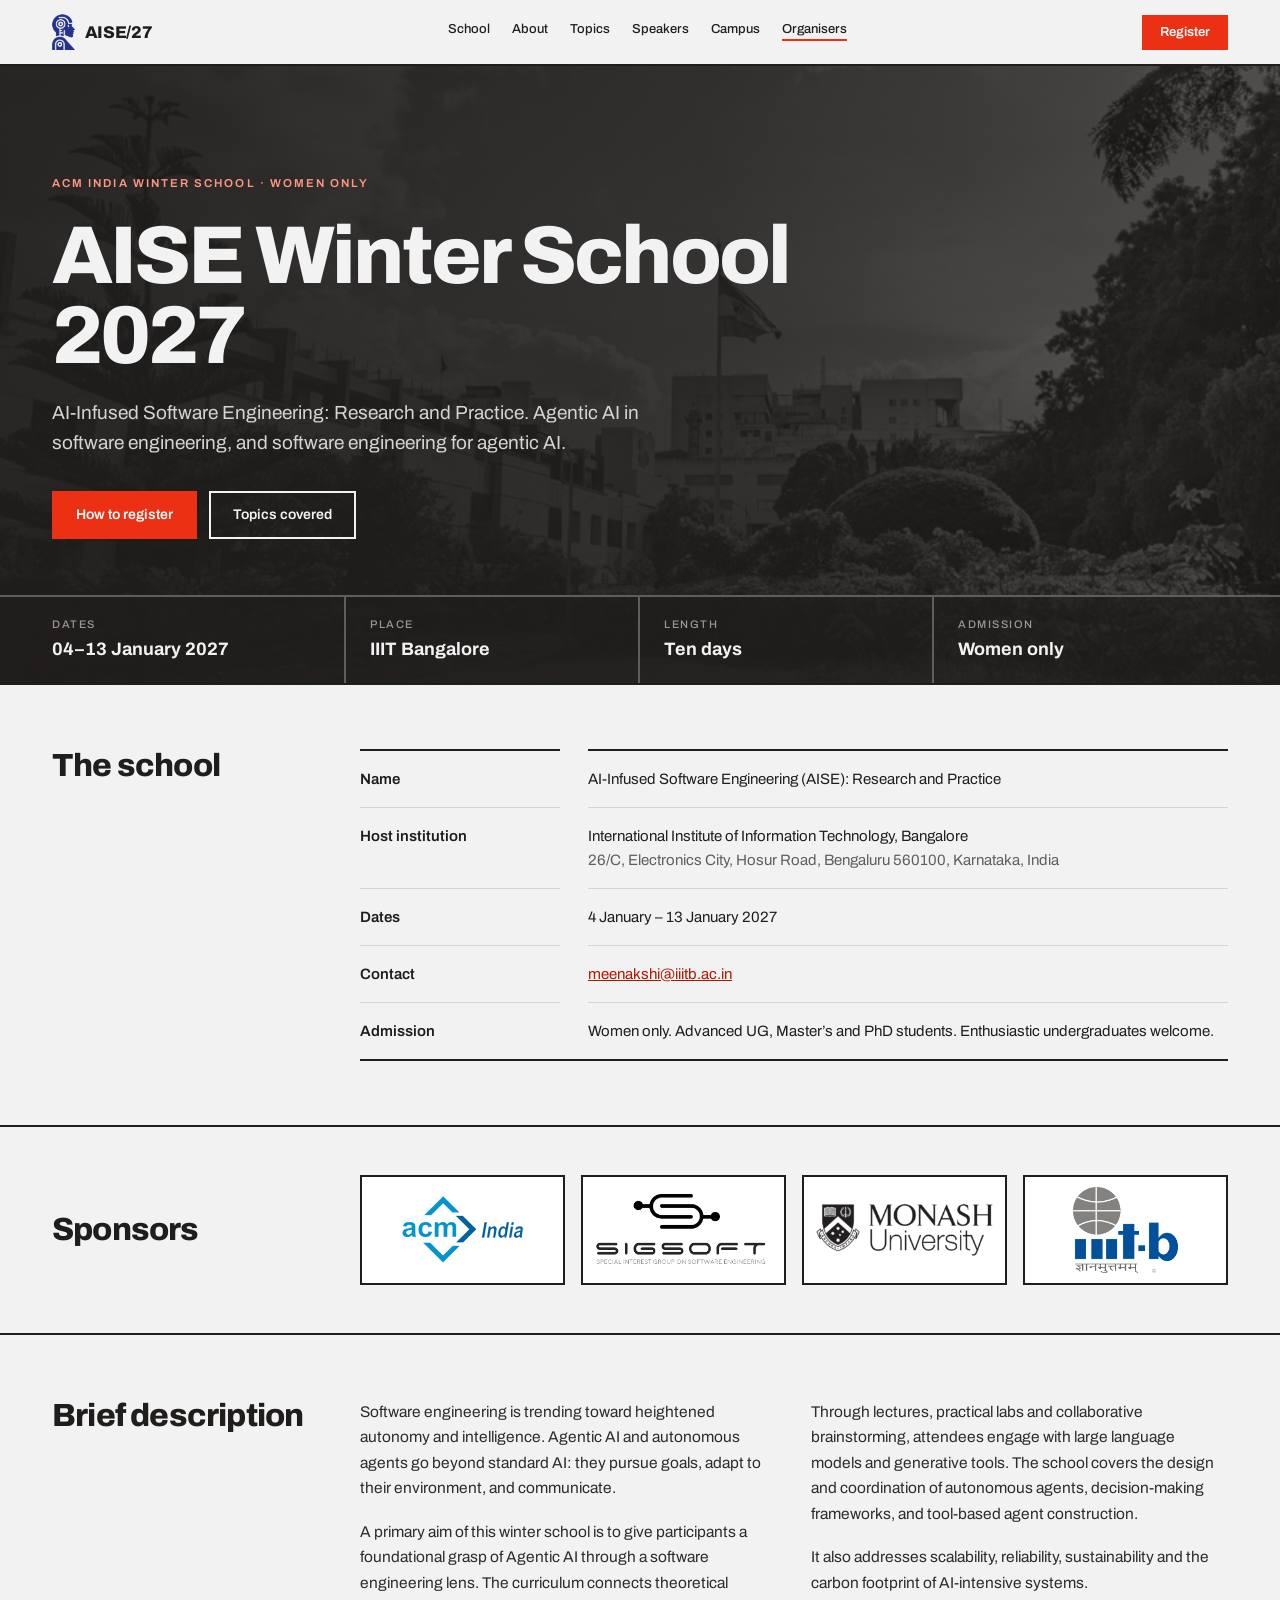
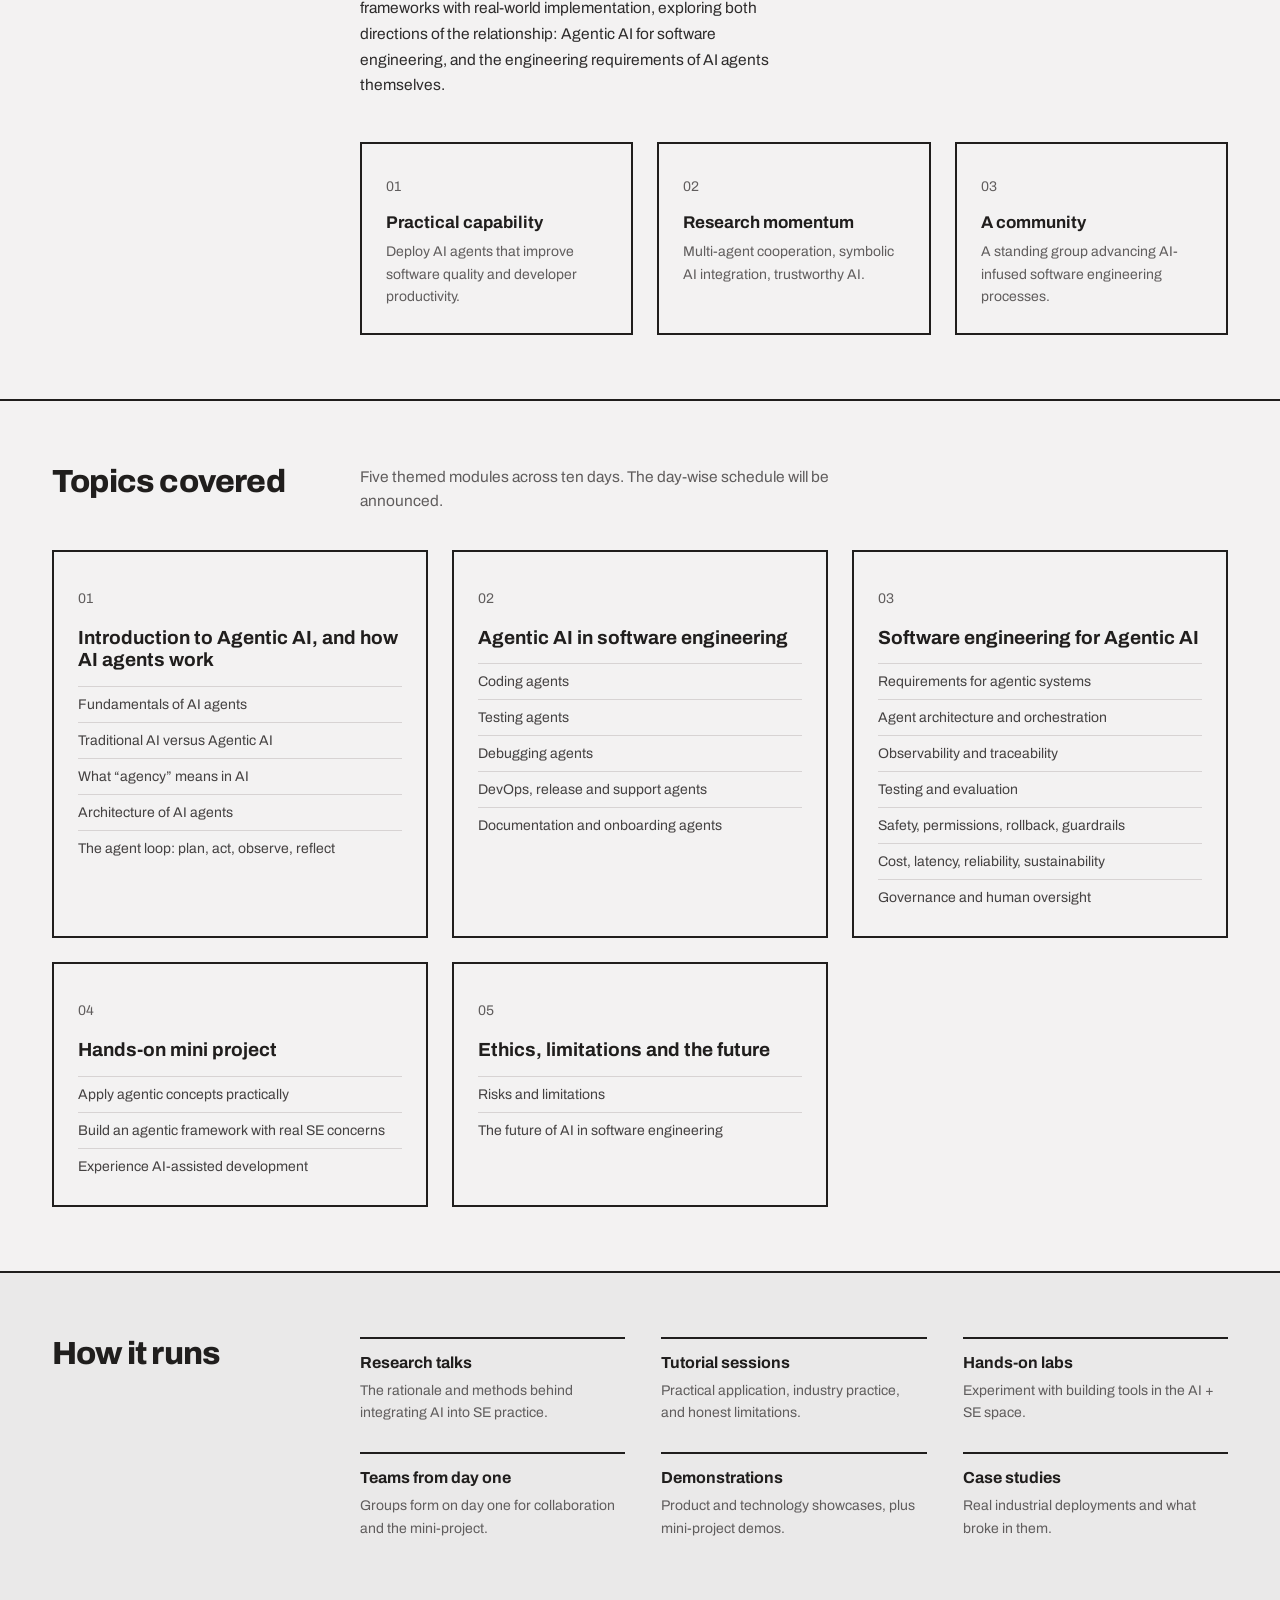
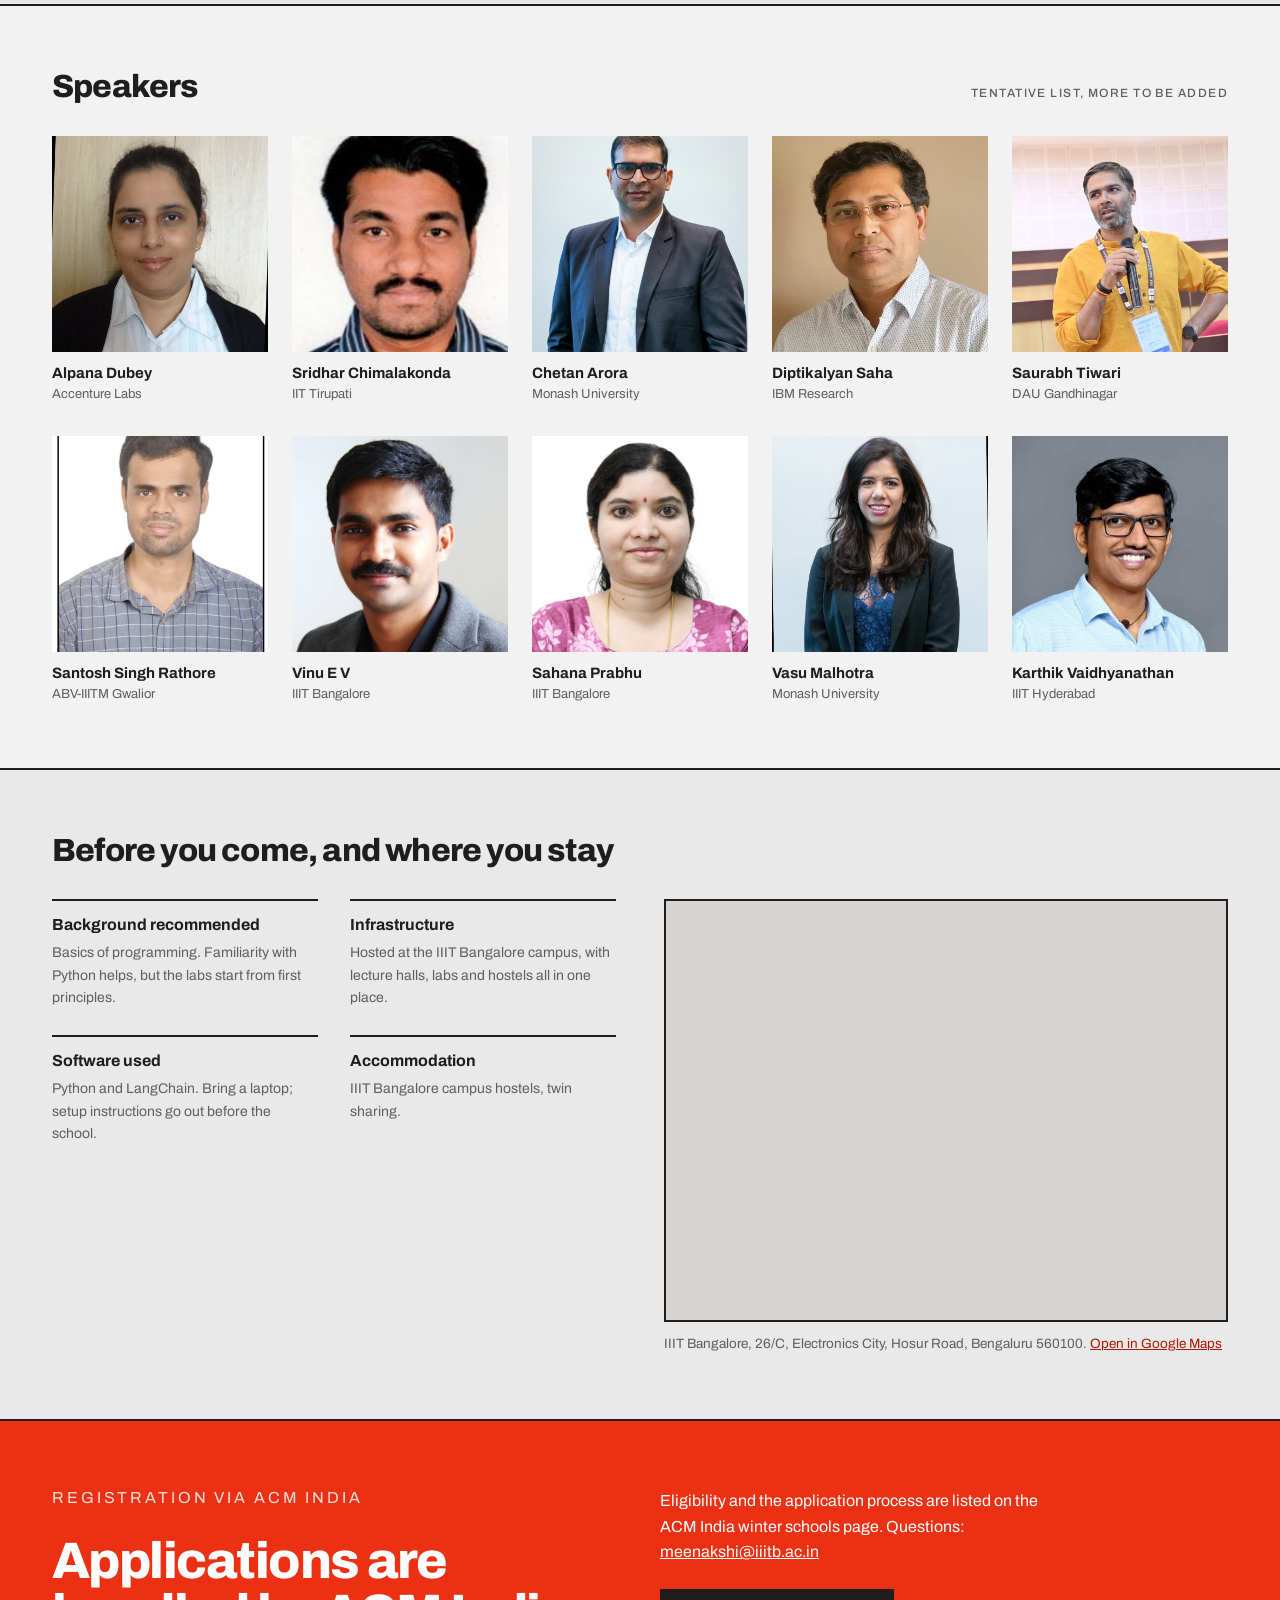
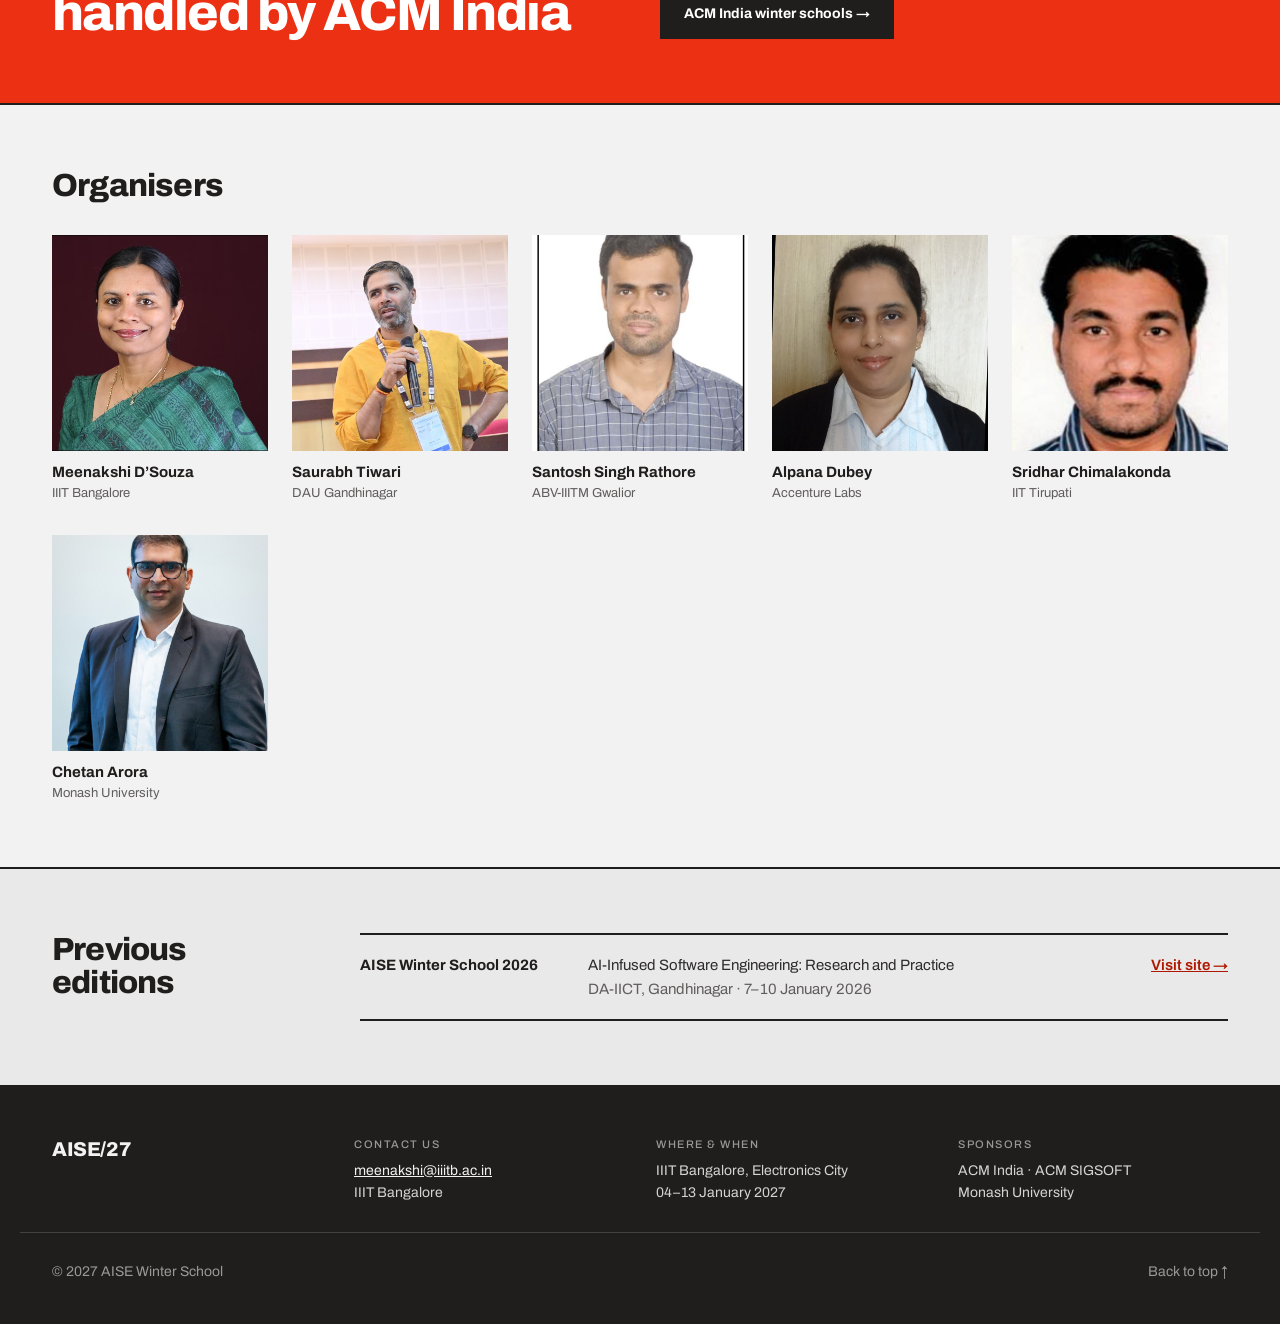
<file: index.html>
<!DOCTYPE html>
<html lang="en">
<head>
<meta charset="utf-8">
<meta name="viewport" content="width=device-width, initial-scale=1">
<title>AISE Winter School 2027, IIIT Bangalore</title>
<meta name="description" content="A women-only winter school on Agentic AI in Software Engineering and Software Engineering for Agentic AI. 4–13 January 2027, IIIT Bangalore.">
<meta property="og:title" content="AISE Winter School 2027, IIIT Bangalore">
<meta property="og:description" content="Women-only winter school on Agentic AI for Software Engineering. 4–13 January 2027, IIIT Bangalore.">
<meta property="og:type" content="website">
<link rel="icon" href="assets/img/logos/favicon-32.png" sizes="32x32">
<link rel="icon" href="assets/img/logos/aise-mark.png" sizes="512x512">
<link rel="apple-touch-icon" href="assets/img/logos/aise-mark.png">
<link rel="preconnect" href="https://fonts.googleapis.com">
<link rel="preconnect" href="https://fonts.gstatic.com" crossorigin>
<link href="https://fonts.googleapis.com/css2?family=Archivo:wght@400;500;600;700;800&display=swap" rel="stylesheet">
<link rel="stylesheet" href="css/style.css">
<script>document.documentElement.classList.add('js');</script>
</head>
<body>

<a class="skip" href="#main">Skip to content</a>

<!-- ============================================================ NAV -->
<header class="nav" id="top">
  <div class="nav__inner">
    <a class="nav__mark" href="#top">
      <span class="nav__logo"><img src="assets/img/logos/aise.png" alt=""></span>
      <span class="nav__word">AISE/27</span>
    </a>
    <button class="nav__toggle" type="button" aria-expanded="false" aria-controls="nav-menu">
      <span class="nav__toggle-label">Menu</span>
    </button>
    <nav class="nav__menu" id="nav-menu" aria-label="Sections">
      <a href="#school">School</a>
      <a href="#about">About</a>
      <a href="#topics">Topics</a>
      <a href="#speakers">Speakers</a>
      <a href="#campus">Campus</a>
      <a href="#organisers">Organisers</a>
      <a class="nav__menu-register" href="#registration">Register</a>
    </nav>
    <a class="btn nav__cta" href="#registration">Register</a>
  </div>
</header>

<main id="main">

<!-- =========================================================== HERO -->
<section class="hero">
  <img class="hero__photo" src="assets/img/IIITB2.jpg" alt="" loading="eager">
  <div class="hero__shade" aria-hidden="true"></div>

  <div class="wrap hero__inner">
    <p class="hero__kicker">ACM India Winter School &middot; Women only</p>
    <h1 class="hero__title">AISE Winter School 2027</h1>
    <p class="hero__sub">
      AI-Infused Software Engineering: Research and Practice. Agentic AI in
      software engineering, and software engineering for agentic AI.
    </p>
    <p class="hero__cta">
      <a class="btn" href="#registration">How to register</a>
      <a class="btn btn--line" href="#topics">Topics covered</a>
    </p>
  </div>

  <div class="facts">
    <dl class="wrap facts__grid">
      <div><dt class="eyebrow">Dates</dt><dd class="facts__value">04&ndash;13 January 2027</dd></div>
      <div><dt class="eyebrow">Place</dt><dd class="facts__value">IIIT Bangalore</dd></div>
      <div><dt class="eyebrow">Length</dt><dd class="facts__value">Ten days</dd></div>
      <div><dt class="eyebrow">Admission</dt><dd class="facts__value">Women only</dd></div>
    </dl>
  </div>
</section>

<!-- =================================== 1–5 SCHOOL / HOST / DATES / COORDS -->
<section class="band" id="school">
  <div class="wrap band__inner split">
    <h2 class="h2 reveal">The school</h2>
    <dl class="ledger reveal">
      <dt>Name</dt>
      <dd>AI-Infused Software Engineering (AISE): Research and Practice</dd>
      <dt>Host institution</dt>
      <dd>
        International Institute of Information Technology, Bangalore<br>
        <span class="sub">26/C, Electronics City, Hosur Road, Bengaluru 560100, Karnataka, India</span>
      </dd>
      <dt>Dates</dt>
      <dd>4 January &ndash; 13 January 2027</dd>
      <dt>Contact</dt>
      <dd><a href="mailto:meenakshi@iiitb.ac.in">meenakshi@iiitb.ac.in</a></dd>
      <dt>Admission</dt>
      <dd>Women only. Advanced UG, Master&rsquo;s and PhD students. Enthusiastic undergraduates welcome.</dd>
    </dl>
  </div>
</section>

<!-- ======================================================= 6 SPONSORS -->
<section class="band" id="sponsors">
  <div class="wrap split sponsors__inner">
    <h2 class="h2 reveal">Sponsors</h2>
    <ul class="logos reveal">
      <li>
        <a href="https://india.acm.org/" target="_blank" rel="noopener">
          <img src="assets/img/logos/acmlogo.png" alt="ACM India" loading="lazy">
        </a>
      </li>
      <li>
        <a href="https://www.sigsoft.org/" target="_blank" rel="noopener">
          <img src="assets/img/logos/sigsoft-D6cWwEez.png" alt="ACM SIGSOFT" loading="lazy">
        </a>
      </li>
      <li>
        <a href="https://www.monash.edu/" target="_blank" rel="noopener">
          <span class="logo-crop"><img src="assets/img/logos/Monash-300x300.png" alt="Monash University" loading="lazy"></span>
        </a>
      </li>
      <li>
        <a href="https://www.iiitb.ac.in/" target="_blank" rel="noopener">
          <img src="assets/img/logos/IIITB_logo1.png" alt="IIIT Bangalore" loading="lazy">
        </a>
      </li>
    </ul>
  </div>
</section>

<!-- ========================================================== 7 ABOUT -->
<section class="band" id="about">
  <div class="wrap band__inner split">
    <h2 class="h2 reveal">Brief description</h2>
    <div>
      <div class="prose reveal">
        <div>
          <p>
            Software engineering is trending toward heightened autonomy and
            intelligence. Agentic AI and autonomous agents go beyond standard AI:
            they pursue goals, adapt to their environment, and communicate.
          </p>
          <p>
            A primary aim of this winter school is to give participants a
            foundational grasp of Agentic AI through a software engineering lens.
            The curriculum connects theoretical frameworks with real-world
            implementation, exploring both directions of the relationship:
            Agentic AI for software engineering, and the engineering requirements
            of AI agents themselves.
          </p>
        </div>
        <div>
          <p>
            Through lectures, practical labs and collaborative brainstorming,
            attendees engage with large language models and generative tools. The
            school covers the design and coordination of autonomous agents,
            decision-making frameworks, and tool-based agent construction.
          </p>
          <p>
            It also addresses scalability, reliability, sustainability and the
            carbon footprint of AI-intensive systems.
          </p>
        </div>
      </div>

      <ul class="cards cards--about">
        <li class="card reveal"><p class="num">01</p><h3>Practical capability</h3><p>Deploy AI agents that improve software quality and developer productivity.</p></li>
        <li class="card reveal"><p class="num">02</p><h3>Research momentum</h3><p>Multi-agent cooperation, symbolic AI integration, trustworthy AI.</p></li>
        <li class="card reveal"><p class="num">03</p><h3>A community</h3><p>A standing group advancing AI-infused software engineering processes.</p></li>
      </ul>
    </div>
  </div>
</section>

<!-- ========================================================= 8 TOPICS -->
<section class="band" id="topics">
  <div class="wrap band__inner">
    <div class="split band__head">
      <h2 class="h2 reveal">Topics covered</h2>
      <p class="note reveal">Five themed modules across ten days. The day-wise schedule will be announced.</p>
    </div>

    <ol class="cards cards--topics">
      <li class="card card--topic reveal">
        <p class="num">01</p>
        <h3>Introduction to Agentic AI, and how AI agents work</h3>
        <ul>
          <li>Fundamentals of AI agents</li>
          <li>Traditional AI versus Agentic AI</li>
          <li>What &ldquo;agency&rdquo; means in AI</li>
          <li>Architecture of AI agents</li>
          <li>The agent loop: plan, act, observe, reflect</li>
        </ul>
      </li>
      <li class="card card--topic reveal">
        <p class="num">02</p>
        <h3>Agentic AI in software engineering</h3>
        <ul>
          <li>Coding agents</li>
          <li>Testing agents</li>
          <li>Debugging agents</li>
          <li>DevOps, release and support agents</li>
          <li>Documentation and onboarding agents</li>
        </ul>
      </li>
      <li class="card card--topic reveal">
        <p class="num">03</p>
        <h3>Software engineering for Agentic AI</h3>
        <ul>
          <li>Requirements for agentic systems</li>
          <li>Agent architecture and orchestration</li>
          <li>Observability and traceability</li>
          <li>Testing and evaluation</li>
          <li>Safety, permissions, rollback, guardrails</li>
          <li>Cost, latency, reliability, sustainability</li>
          <li>Governance and human oversight</li>
        </ul>
      </li>
      <li class="card card--topic reveal">
        <p class="num">04</p>
        <h3>Hands-on mini project</h3>
        <ul>
          <li>Apply agentic concepts practically</li>
          <li>Build an agentic framework with real SE concerns</li>
          <li>Experience AI-assisted development</li>
        </ul>
      </li>
      <li class="card card--topic reveal">
        <p class="num">05</p>
        <h3>Ethics, limitations and the future</h3>
        <ul>
          <li>Risks and limitations</li>
          <li>The future of AI in software engineering</li>
        </ul>
      </li>
    </ol>
  </div>
</section>

<!-- ==================================================== HOW IT RUNS -->
<section class="band band--tint">
  <div class="wrap band__inner split">
    <h2 class="h2 reveal">How it runs</h2>
    <ul class="items">
      <li class="item reveal"><h3>Research talks</h3><p>The rationale and methods behind integrating AI into SE practice.</p></li>
      <li class="item reveal"><h3>Tutorial sessions</h3><p>Practical application, industry practice, and honest limitations.</p></li>
      <li class="item reveal"><h3>Hands-on labs</h3><p>Experiment with building tools in the AI + SE space.</p></li>
      <li class="item reveal"><h3>Teams from day one</h3><p>Groups form on day one for collaboration and the mini-project.</p></li>
      <li class="item reveal"><h3>Demonstrations</h3><p>Product and technology showcases, plus mini-project demos.</p></li>
      <li class="item reveal"><h3>Case studies</h3><p>Real industrial deployments and what broke in them.</p></li>
    </ul>
  </div>
</section>

<!-- ======================================================= 9 SPEAKERS -->
<section class="band" id="speakers">
  <div class="wrap band__inner">
    <div class="band__row">
      <h2 class="h2 reveal">Speakers</h2>
      <p class="tag reveal">Tentative list, more to be added</p>
    </div>

    <ul class="people">
      <li class="person reveal">
        <img class="portrait" src="assets/img/organisers/Alpana_Dubey.jpg" alt="Portrait of Alpana Dubey" loading="lazy">
        <h3>Alpana Dubey</h3><p>Accenture Labs</p>
      </li>
      <li class="person reveal">
        <img class="portrait" src="assets/img/organisers/Sridhar_Chimalakonda.jpg" alt="Portrait of Sridhar Chimalakonda" loading="lazy">
        <h3>Sridhar Chimalakonda</h3><p>IIT Tirupati</p>
      </li>
      <li class="person reveal">
        <img class="portrait" src="assets/img/organisers/Chetan_Arora.jpg" alt="Portrait of Chetan Arora" loading="lazy">
        <h3>Chetan Arora</h3><p>Monash University</p>
      </li>
      <li class="person reveal">
        <img class="portrait" src="assets/img/speakers/Diptikalyan_Saha.webp" alt="Portrait of Diptikalyan Saha" loading="lazy">
        <h3>Diptikalyan Saha</h3><p>IBM Research</p>
      </li>
      <li class="person reveal">
        <img class="portrait" src="assets/img/organisers/Saurabh_Tiwari.jpg" alt="Portrait of Saurabh Tiwari" loading="lazy">
        <h3>Saurabh Tiwari</h3><p>DAU Gandhinagar</p>
      </li>
      <li class="person reveal">
        <img class="portrait" src="assets/img/organisers/Santosh_Singh_Rathore.jpg" alt="Portrait of Santosh Singh Rathore" loading="lazy">
        <h3>Santosh Singh Rathore</h3><p>ABV-IIITM Gwalior</p>
      </li>
      <li class="person reveal">
        <img class="portrait" src="assets/img/speakers/vinu.jpg" alt="Portrait of Vinu E V" loading="lazy">
        <h3>Vinu E V</h3><p>IIIT Bangalore</p>
      </li>
      <li class="person reveal">
        <img class="portrait" src="assets/img/speakers/Prof__Sahan_M_Prabhu.png" alt="Portrait of Sahana Prabhu" loading="lazy">
        <h3>Sahana Prabhu</h3><p>IIIT Bangalore</p>
      </li>
      <li class="person reveal">
        <img class="portrait" src="assets/img/speakers/vasudha_malhotra.jpg" alt="Portrait of Vasu Malhotra" loading="lazy">
        <h3>Vasu Malhotra</h3><p>Monash University</p>
      </li>
      <li class="person reveal">
        <img class="portrait" src="assets/img/speakers/Karthik-Vaidhyanathan-300x300.jpg" alt="Portrait of Karthik Vaidhyanathan" loading="lazy">
        <h3>Karthik Vaidhyanathan</h3><p>IIIT Hyderabad</p>
      </li>
    </ul>
  </div>
</section>

<!-- ============================ 10–13 BACKGROUND / CAMPUS / SOFTWARE / STAY -->
<section class="band band--tint" id="campus">
  <div class="wrap band__inner">
    <h2 class="h2 reveal">Before you come, and where you stay</h2>

    <div class="campus">
      <ul class="items items--campus">
        <li class="item reveal"><h3>Background recommended</h3><p>Basics of programming. Familiarity with Python helps, but the labs start from first principles.</p></li>
        <li class="item reveal"><h3>Infrastructure</h3><p>Hosted at the IIIT Bangalore campus, with lecture halls, labs and hostels all in one place.</p></li>
        <li class="item reveal"><h3>Software used</h3><p>Python and LangChain. Bring a laptop; setup instructions go out before the school.</p></li>
        <li class="item reveal"><h3>Accommodation</h3><p>IIIT Bangalore campus hostels, twin sharing.</p></li>
      </ul>

      <figure class="map reveal">
        <div class="map__frame">
          <iframe
            title="Map showing IIIT Bangalore, Electronics City, Hosur Road, Bengaluru"
            src="https://www.google.com/maps?q=IIIT%20Bangalore%2C%2026%2FC%20Electronics%20City%2C%20Hosur%20Road%2C%20Bengaluru%20560100&amp;output=embed"
            loading="lazy"
            referrerpolicy="no-referrer-when-downgrade"
            allowfullscreen></iframe>
        </div>
        <figcaption>
          IIIT Bangalore, 26/C, Electronics City, Hosur Road, Bengaluru 560100.
          <a href="https://www.google.com/maps/search/?api=1&amp;query=IIIT+Bangalore+Electronics+City" target="_blank" rel="noopener">Open in Google Maps</a>
        </figcaption>
      </figure>
    </div>
  </div>
</section>

<!-- =================================================== REGISTRATION -->
<section class="band register" id="registration">
  <div class="wrap band__inner register__inner">
    <div class="reveal">
      <p class="register__kicker">Registration via ACM India</p>
      <h2>Applications are handled by ACM India</h2>
    </div>
    <div class="reveal">
      <p>
        Eligibility and the application process are listed on the ACM India
        winter schools page. Questions:
        <a href="mailto:meenakshi@iiitb.ac.in">meenakshi@iiitb.ac.in</a>
      </p>
      <a class="btn btn--ink" href="https://india.acm.org/education/acm-india-winter-schools-2026" target="_blank" rel="noopener">ACM India winter schools &rarr;</a>
    </div>
  </div>
</section>

<!-- ===================================================== 14 ORGANISERS -->
<section class="band" id="organisers">
  <div class="wrap band__inner">
    <h2 class="h2 h2--spaced reveal">Organisers</h2>

    <ul class="people">
      <li class="person reveal">
        <img class="portrait" src="assets/img/organisers/meenakshi-dsouza-poa.jpg" alt="Portrait of Meenakshi D&rsquo;Souza" loading="lazy">
        <h3>Meenakshi D&rsquo;Souza</h3><p>IIIT Bangalore</p>
      </li>
      <li class="person reveal">
        <img class="portrait" src="assets/img/organisers/Saurabh_Tiwari.jpg" alt="Portrait of Saurabh Tiwari" loading="lazy">
        <h3>Saurabh Tiwari</h3><p>DAU Gandhinagar</p>
      </li>
      <li class="person reveal">
        <img class="portrait" src="assets/img/organisers/Santosh_Singh_Rathore.jpg" alt="Portrait of Santosh Singh Rathore" loading="lazy">
        <h3>Santosh Singh Rathore</h3><p>ABV-IIITM Gwalior</p>
      </li>
      <li class="person reveal">
        <img class="portrait" src="assets/img/organisers/Alpana_Dubey.jpg" alt="Portrait of Alpana Dubey" loading="lazy">
        <h3>Alpana Dubey</h3><p>Accenture Labs</p>
      </li>
      <li class="person reveal">
        <img class="portrait" src="assets/img/organisers/Sridhar_Chimalakonda.jpg" alt="Portrait of Sridhar Chimalakonda" loading="lazy">
        <h3>Sridhar Chimalakonda</h3><p>IIT Tirupati</p>
      </li>
      <li class="person reveal">
        <img class="portrait" src="assets/img/organisers/Chetan_Arora.jpg" alt="Portrait of Chetan Arora" loading="lazy">
        <h3>Chetan Arora</h3><p>Monash University</p>
      </li>
    </ul>
  </div>
</section>

<!-- ============================================== PREVIOUS EDITIONS -->
<section class="band band--tint" id="previous">
  <div class="wrap band__inner split">
    <h2 class="h2 reveal">Previous editions</h2>
    <ul class="editions reveal">
      <li class="edition">
        <p class="edition__name">AISE Winter School 2026</p>
        <p class="edition__meta">
          AI-Infused Software Engineering: Research and Practice<br>
          <span class="sub">DA-IICT, Gandhinagar &middot; 7&ndash;10 January 2026</span>
        </p>
        <p class="edition__link">
          <a href="https://aise.daiict.ac.in/" target="_blank" rel="noopener">Visit site &rarr;</a>
        </p>
      </li>
    </ul>
  </div>
</section>

</main>

<footer class="foot">
  <div class="wrap foot__inner">
    <p class="foot__mark">AISE/27</p>
    <div>
      <p class="eyebrow">Contact us</p>
      <p><a href="mailto:meenakshi@iiitb.ac.in">meenakshi@iiitb.ac.in</a><br>IIIT Bangalore</p>
    </div>
    <div>
      <p class="eyebrow">Where &amp; when</p>
      <p>IIIT Bangalore, Electronics City<br>04&ndash;13 January 2027</p>
    </div>
    <div>
      <p class="eyebrow">Sponsors</p>
      <p>ACM India &middot; ACM SIGSOFT<br>Monash University</p>
    </div>
  </div>
  <div class="wrap foot__base">
    <p>&copy; 2027 AISE Winter School</p>
    <p><a href="#top">Back to top &uarr;</a></p>
  </div>
</footer>

<script src="js/main.js"></script>
</body>
</html>
</file>
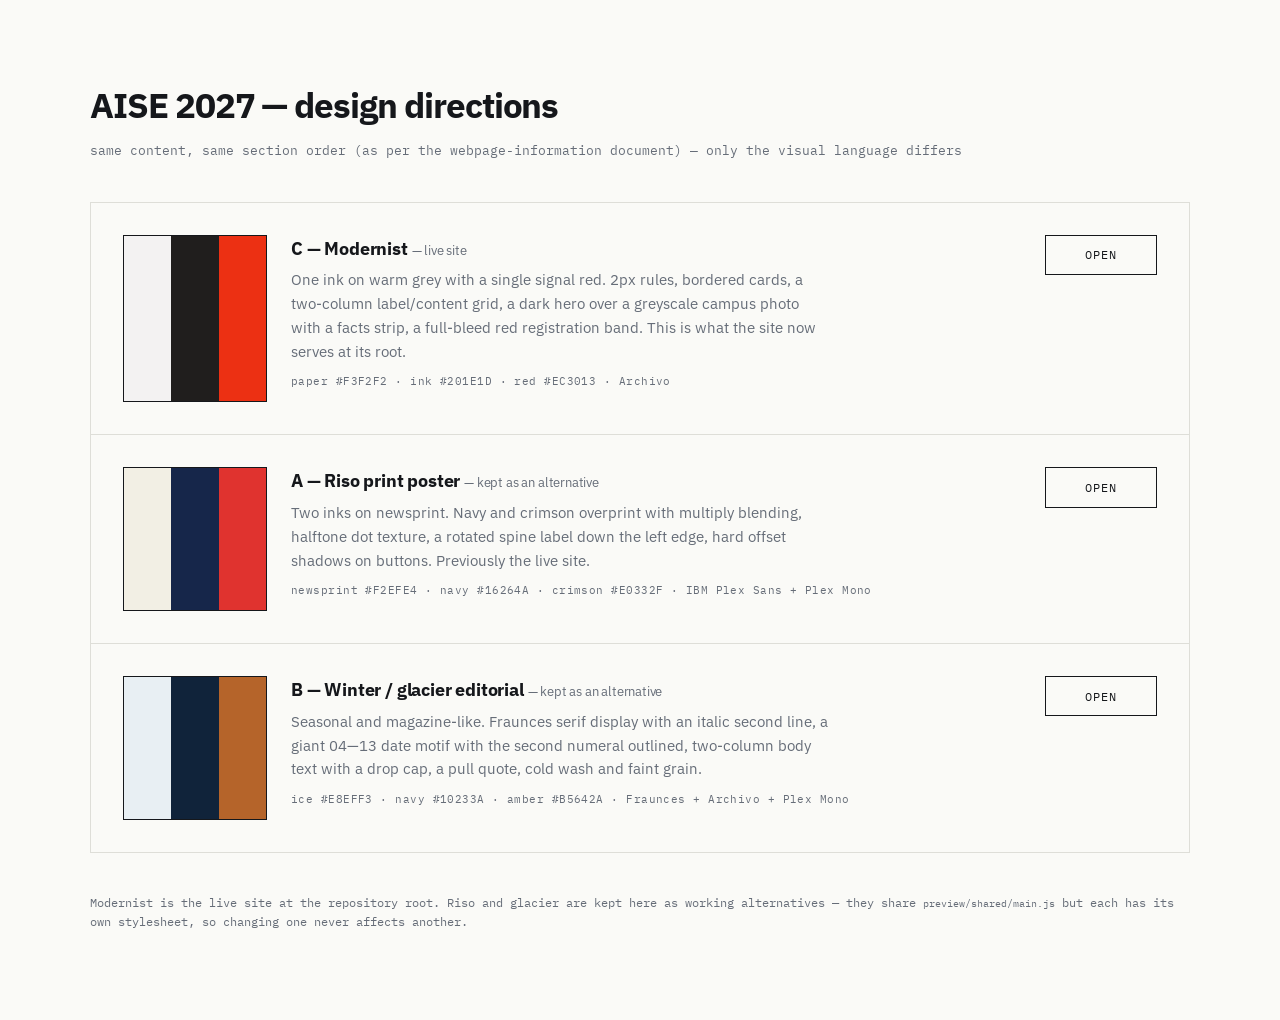
<file: preview/index.html>
<!DOCTYPE html>
<html lang="en">
<head>
<meta charset="utf-8">
<meta name="viewport" content="width=device-width, initial-scale=1">
<title>AISE 2027 — design variants</title>
<link rel="preconnect" href="https://fonts.googleapis.com">
<link rel="preconnect" href="https://fonts.gstatic.com" crossorigin>
<link href="https://fonts.googleapis.com/css2?family=IBM+Plex+Mono:wght@400;500&family=IBM+Plex+Sans:wght@400;600&display=swap" rel="stylesheet">
<style>
  :root { --ink:#15171B; --dim:#666D78; --rule:#DEDED8; --paper:#FAFAF7; }
  * { box-sizing: border-box; }
  body {
    margin: 0; background: var(--paper); color: var(--ink);
    font-family: "IBM Plex Sans", system-ui, sans-serif; line-height: 1.6;
    padding: clamp(2rem, 6vw, 5rem) clamp(20px, 5vw, 56px);
  }
  .wrap { max-width: 1100px; margin-inline: auto; }
  h1 { font-size: clamp(1.5rem, 3vw, 2.2rem); letter-spacing: -0.03em; margin: 0 0 0.5rem; }
  .sub { font-family: "IBM Plex Mono", monospace; font-size: 0.8rem; color: var(--dim); margin: 0 0 2.5rem; }
  ul { list-style: none; padding: 0; margin: 0; display: grid; gap: 1px; background: var(--rule); border: 1px solid var(--rule); }
  li { background: var(--paper); padding: clamp(1.25rem, 3vw, 2rem); display: grid; grid-template-columns: 9rem minmax(0,1fr) 7rem; gap: 1.5rem; align-items: start; }
  .swatch { display: flex; height: 100%; min-height: 84px; border: 1px solid var(--ink); }
  .swatch span { flex: 1; }
  h2 { font-size: 1.1rem; margin: 0 0 0.35rem; letter-spacing: -0.01em; }
  h2 em { font-style: normal; font-weight: 400; font-size: 0.8rem; color: var(--dim); }
  code { font-family: "IBM Plex Mono", monospace; font-size: 0.85em; }
  p.note { margin: 0; color: var(--dim); font-size: 0.93rem; max-width: 60ch; }
  .tags { font-family: "IBM Plex Mono", monospace; font-size: 0.7rem; color: var(--dim); margin-top: 0.6rem; letter-spacing: 0.04em; }
  a.open {
    font-family: "IBM Plex Mono", monospace; font-size: 0.75rem; text-transform: uppercase;
    letter-spacing: 0.1em; text-decoration: none; border: 1px solid var(--ink);
    padding: 0.6rem 0.9rem; display: block; text-align: center; color: var(--ink);
  }
  a.open:hover { background: var(--ink); color: var(--paper); }
  footer { margin-top: 2.5rem; font-family: "IBM Plex Mono", monospace; font-size: 0.75rem; color: var(--dim); }
  footer a { color: var(--ink); }
  @media (max-width: 720px) { li { grid-template-columns: 1fr; } .swatch { min-height: 48px; } }
</style>
</head>
<body>
<div class="wrap">
  <h1>AISE 2027 — design directions</h1>
  <p class="sub">same content, same section order (as per the webpage-information document) — only the visual language differs</p>

  <ul>
    <li>
      <div class="swatch" aria-hidden="true">
        <span style="background:#F3F2F2"></span><span style="background:#201E1D"></span><span style="background:#EC3013"></span>
      </div>
      <div>
        <h2>C — Modernist <em>&mdash; live site</em></h2>
        <p class="note">One ink on warm grey with a single signal red. 2px rules, bordered cards, a two-column label/content grid, a dark hero over a greyscale campus photo with a facts strip, a full-bleed red registration band. This is what the site now serves at its root.</p>
        <p class="tags">paper #F3F2F2 · ink #201E1D · red #EC3013 · Archivo</p>
      </div>
      <a class="open" href="../">Open</a>
    </li>

    <li>
      <div class="swatch" aria-hidden="true">
        <span style="background:#F2EFE4"></span><span style="background:#16264A"></span><span style="background:#E0332F"></span>
      </div>
      <div>
        <h2>A — Riso print poster <em>&mdash; kept as an alternative</em></h2>
        <p class="note">Two inks on newsprint. Navy and crimson overprint with multiply blending, halftone dot texture, a rotated spine label down the left edge, hard offset shadows on buttons. Previously the live site.</p>
        <p class="tags">newsprint #F2EFE4 · navy #16264A · crimson #E0332F · IBM Plex Sans + Plex Mono</p>
      </div>
      <a class="open" href="riso/">Open</a>
    </li>

    <li>
      <div class="swatch" aria-hidden="true">
        <span style="background:#E8EFF3"></span><span style="background:#10233A"></span><span style="background:#B5642A"></span>
      </div>
      <div>
        <h2>B — Winter / glacier editorial <em>&mdash; kept as an alternative</em></h2>
        <p class="note">Seasonal and magazine-like. Fraunces serif display with an italic second line, a giant 04—13 date motif with the second numeral outlined, two-column body text with a drop cap, a pull quote, cold wash and faint grain.</p>
        <p class="tags">ice #E8EFF3 · navy #10233A · amber #B5642A · Fraunces + Archivo + Plex Mono</p>
      </div>
      <a class="open" href="glacier/">Open</a>
    </li>
  </ul>

  <footer>
    <p>Modernist is the live site at the repository root. Riso and glacier are kept
    here as working alternatives — they share <code>preview/shared/main.js</code> but
    each has its own stylesheet, so changing one never affects another.</p>
  </footer>
</div>
</body>
</html>
</file>
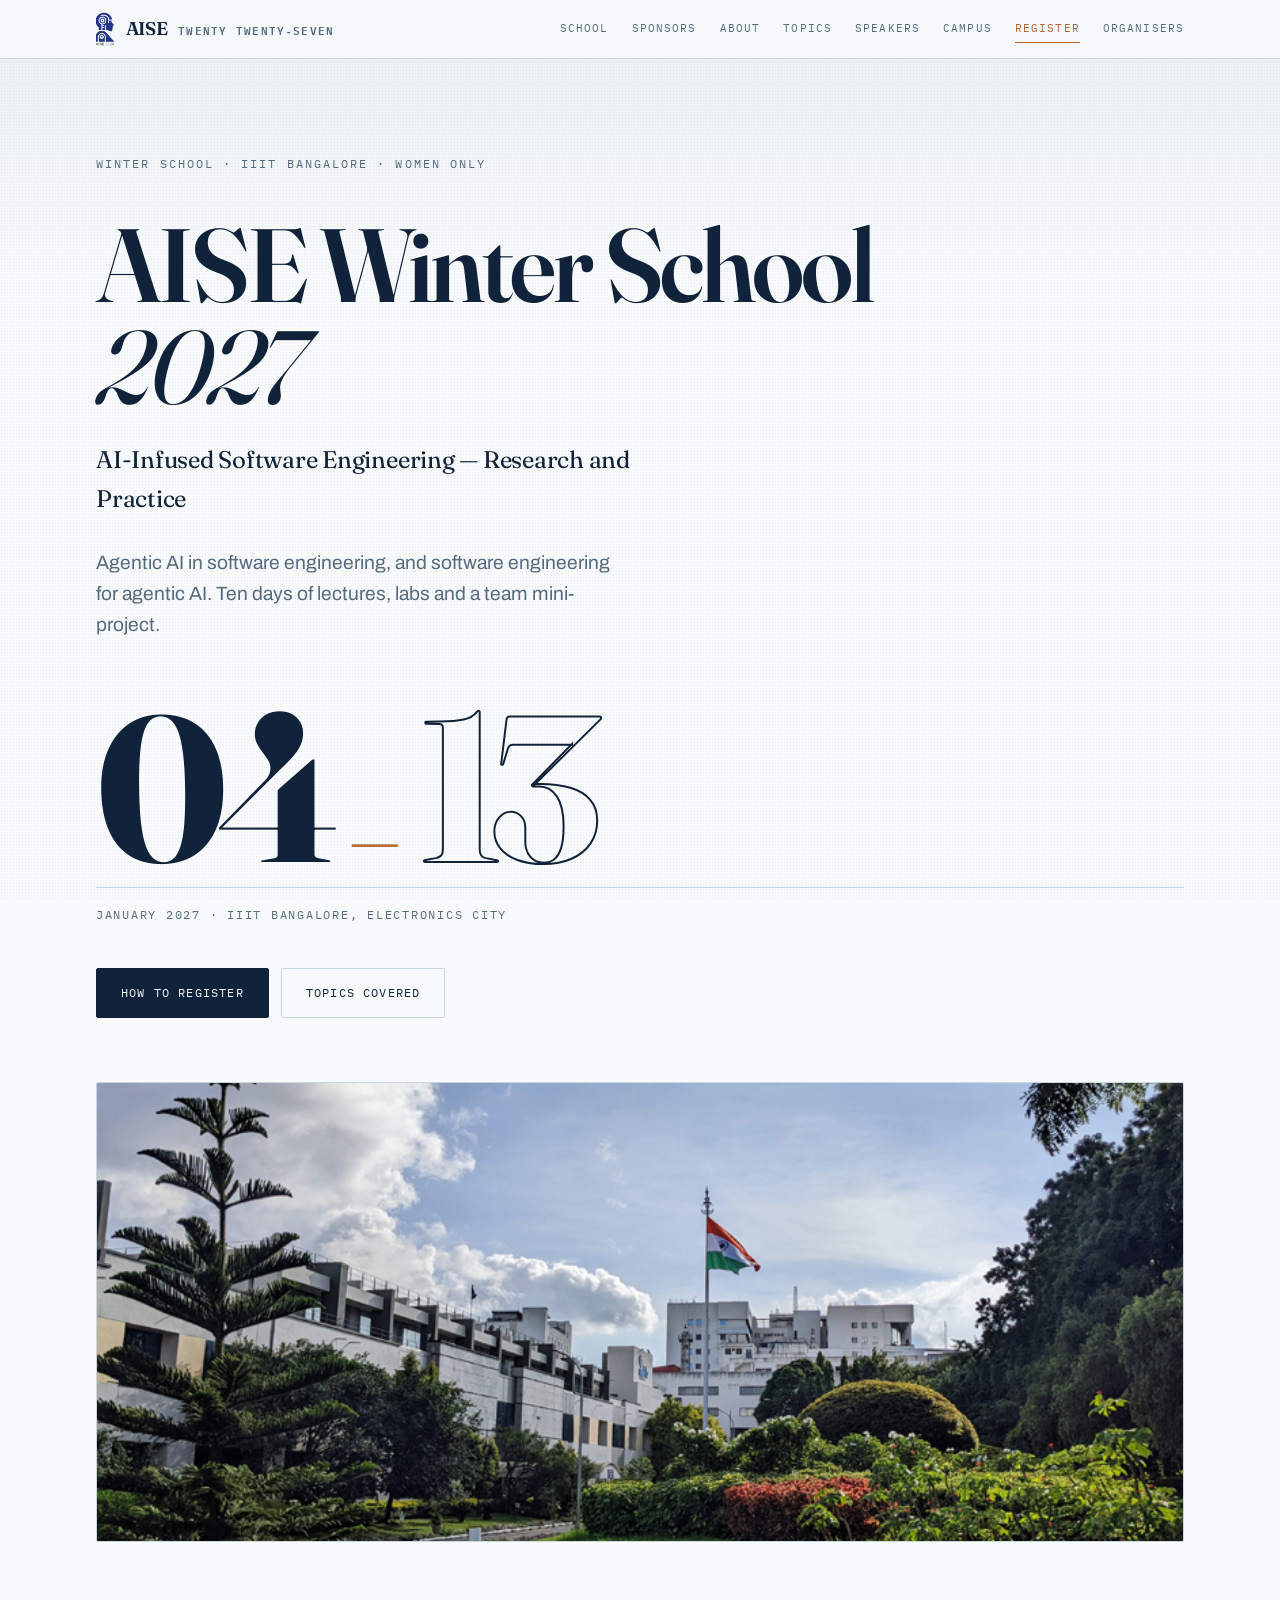
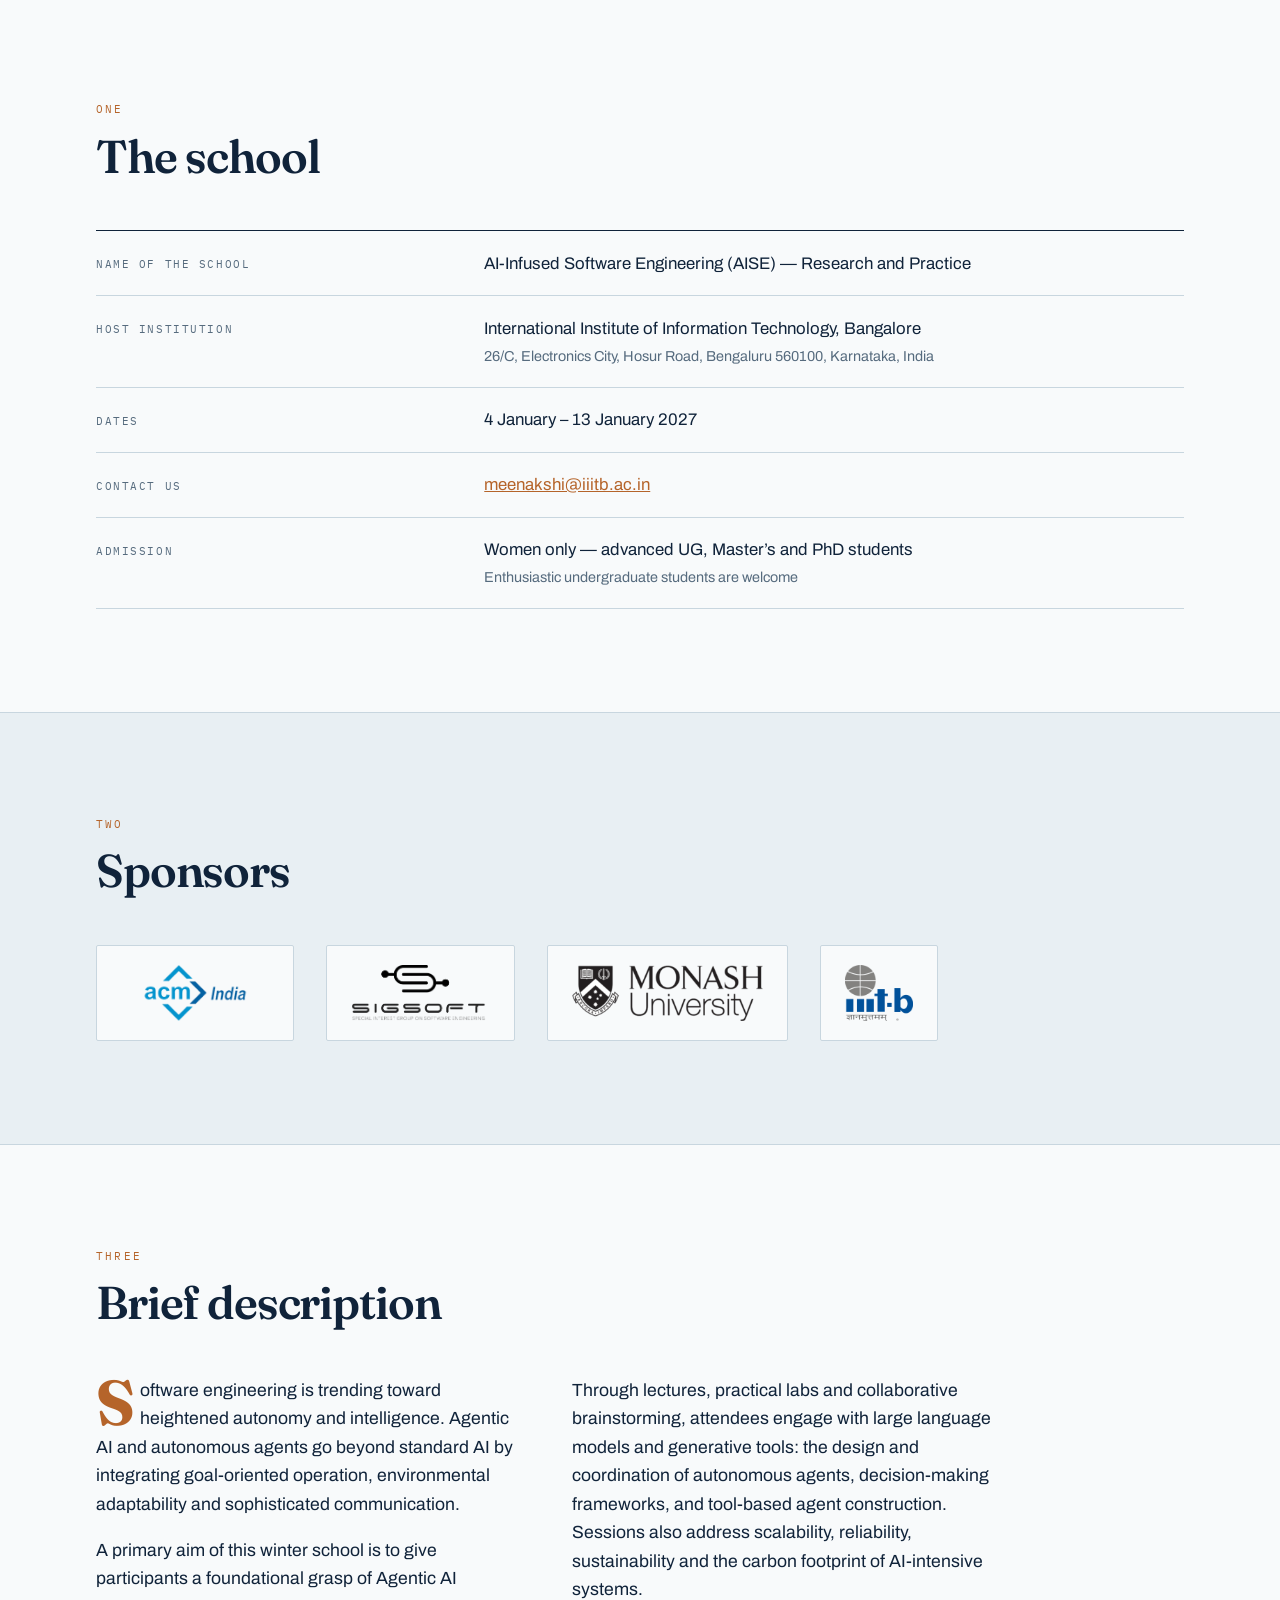
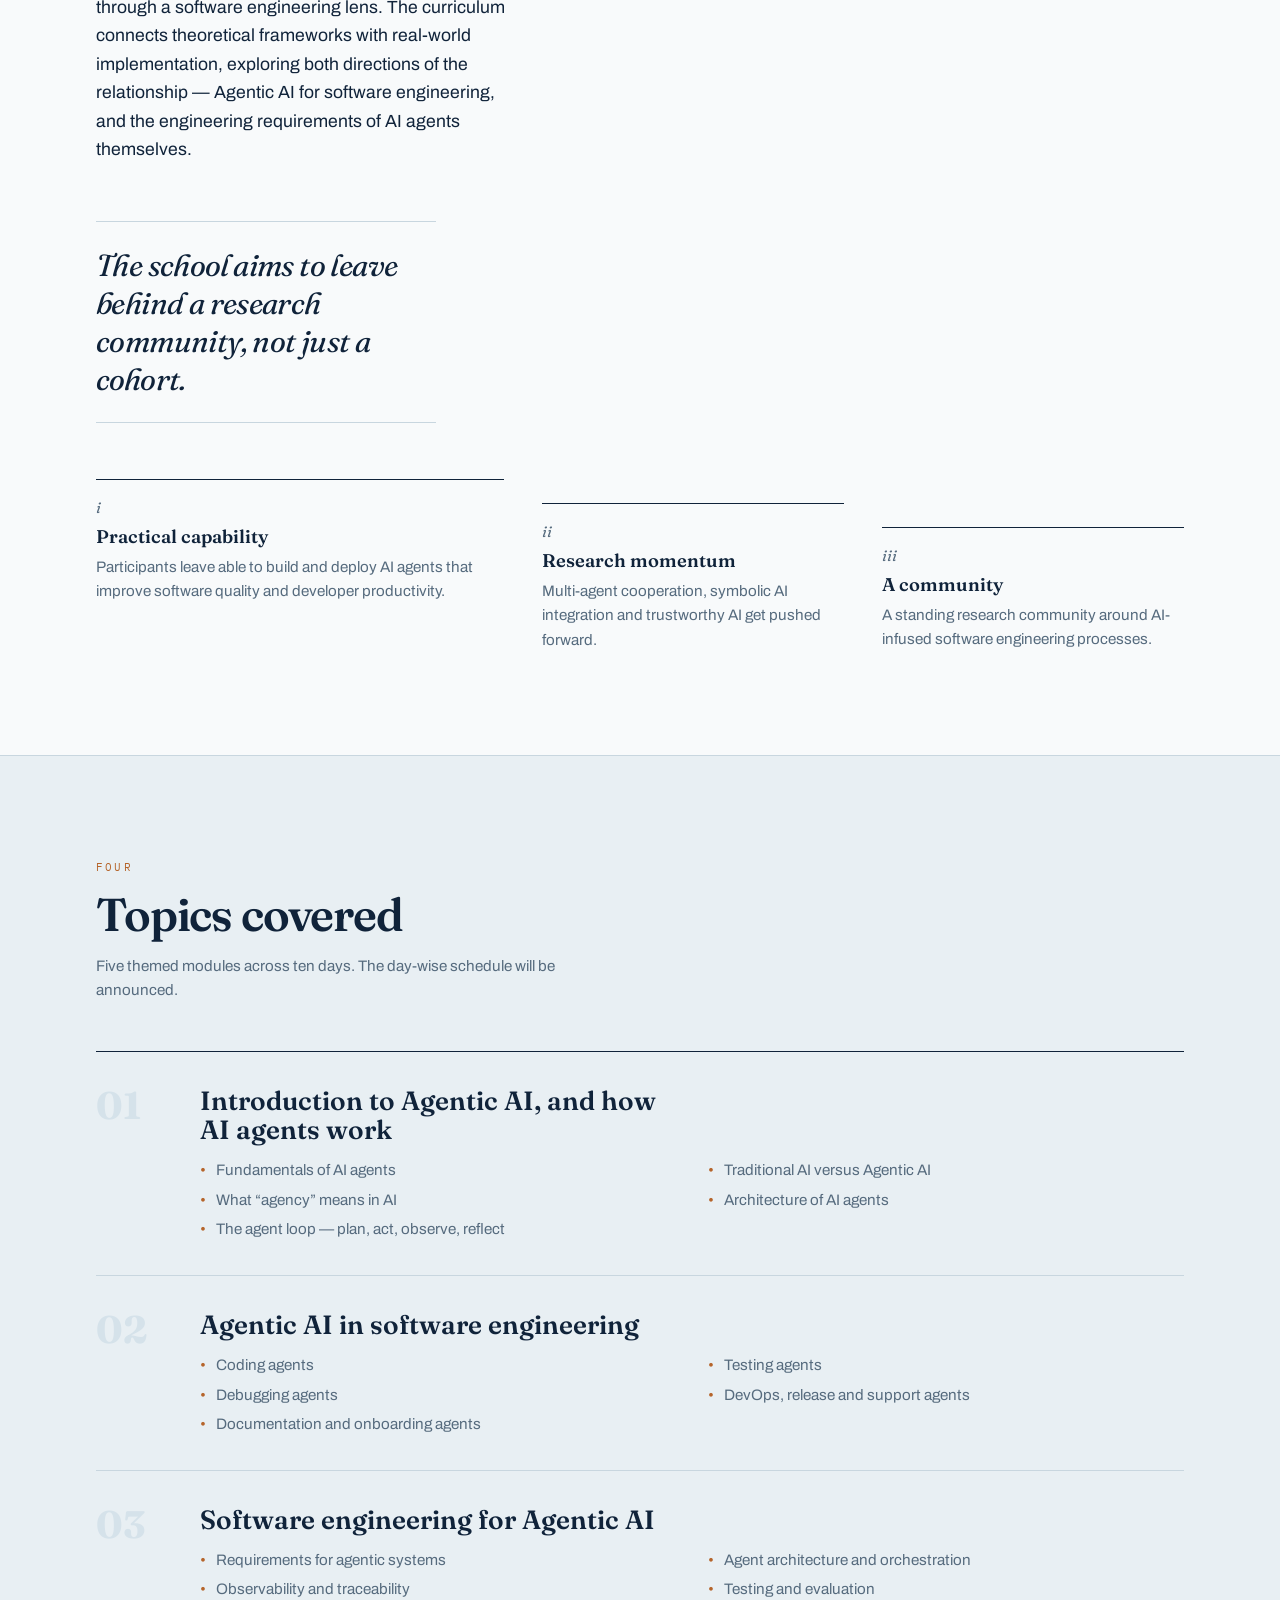
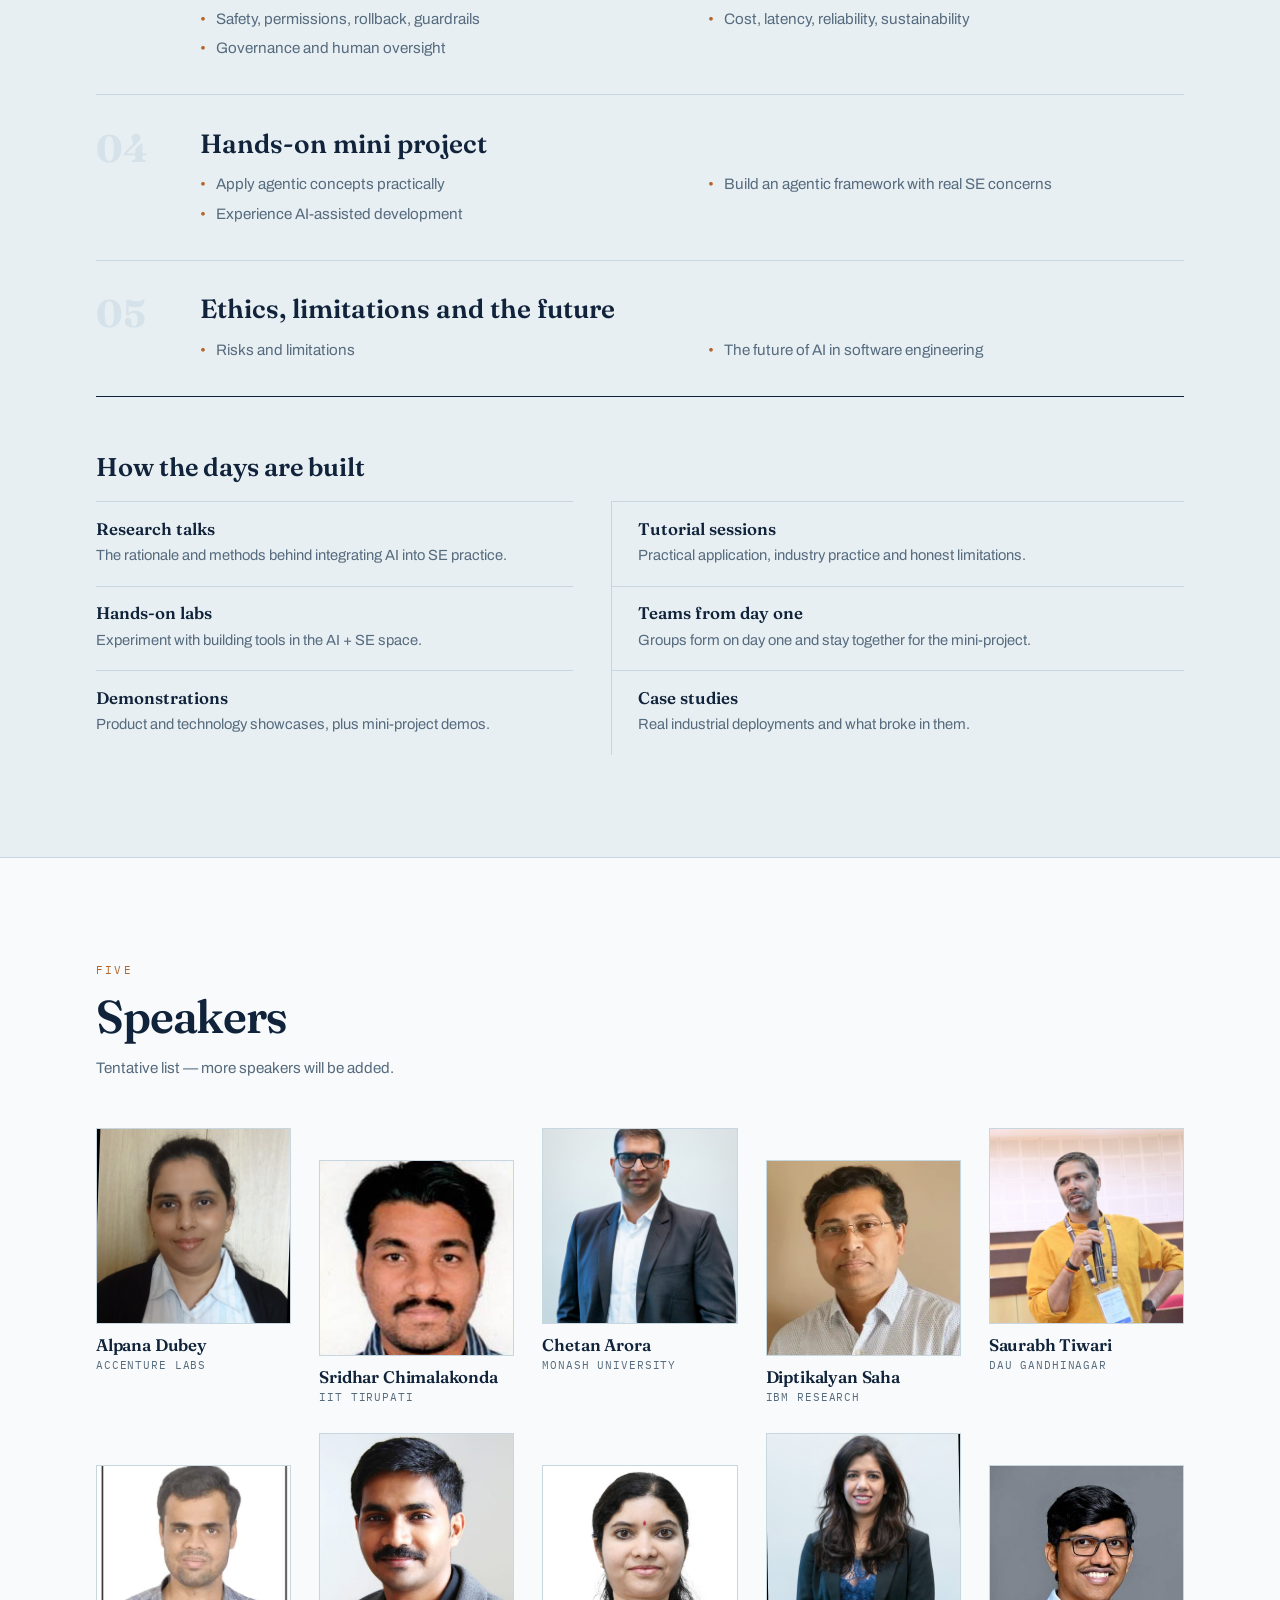
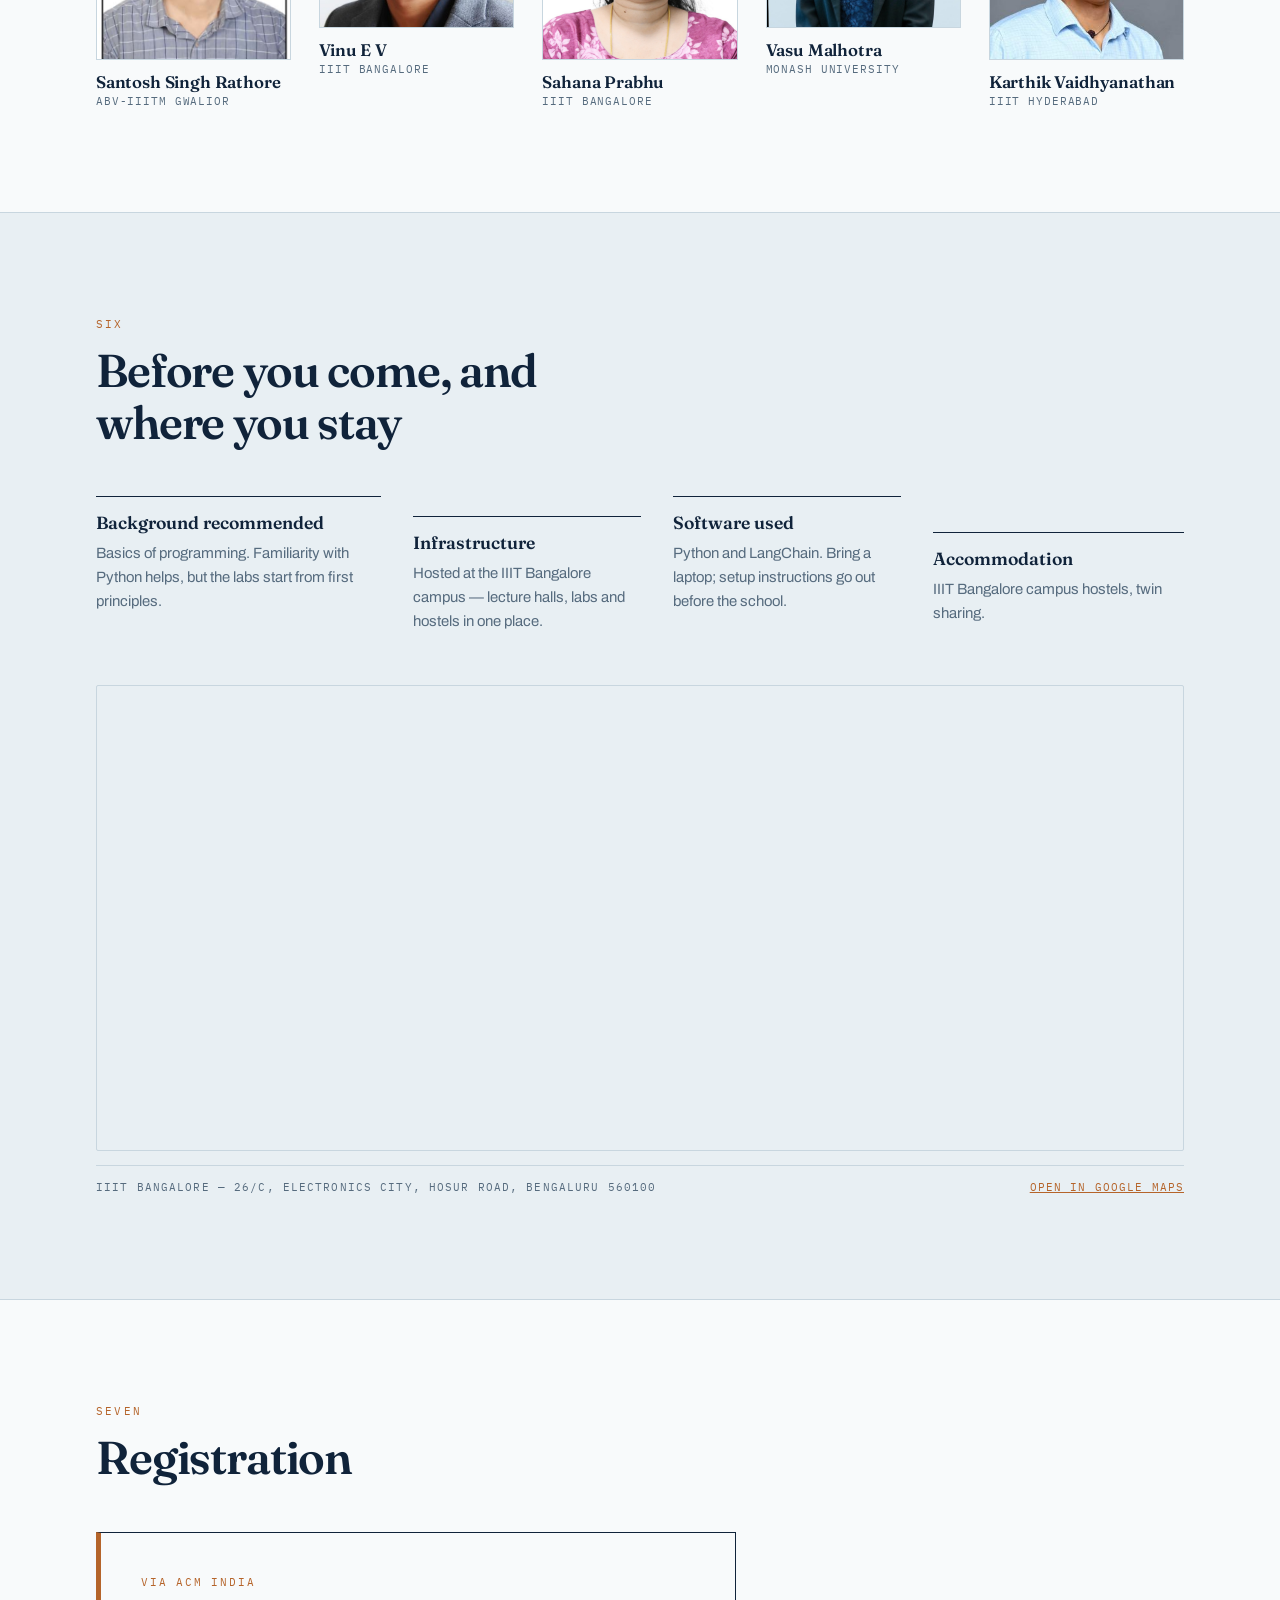
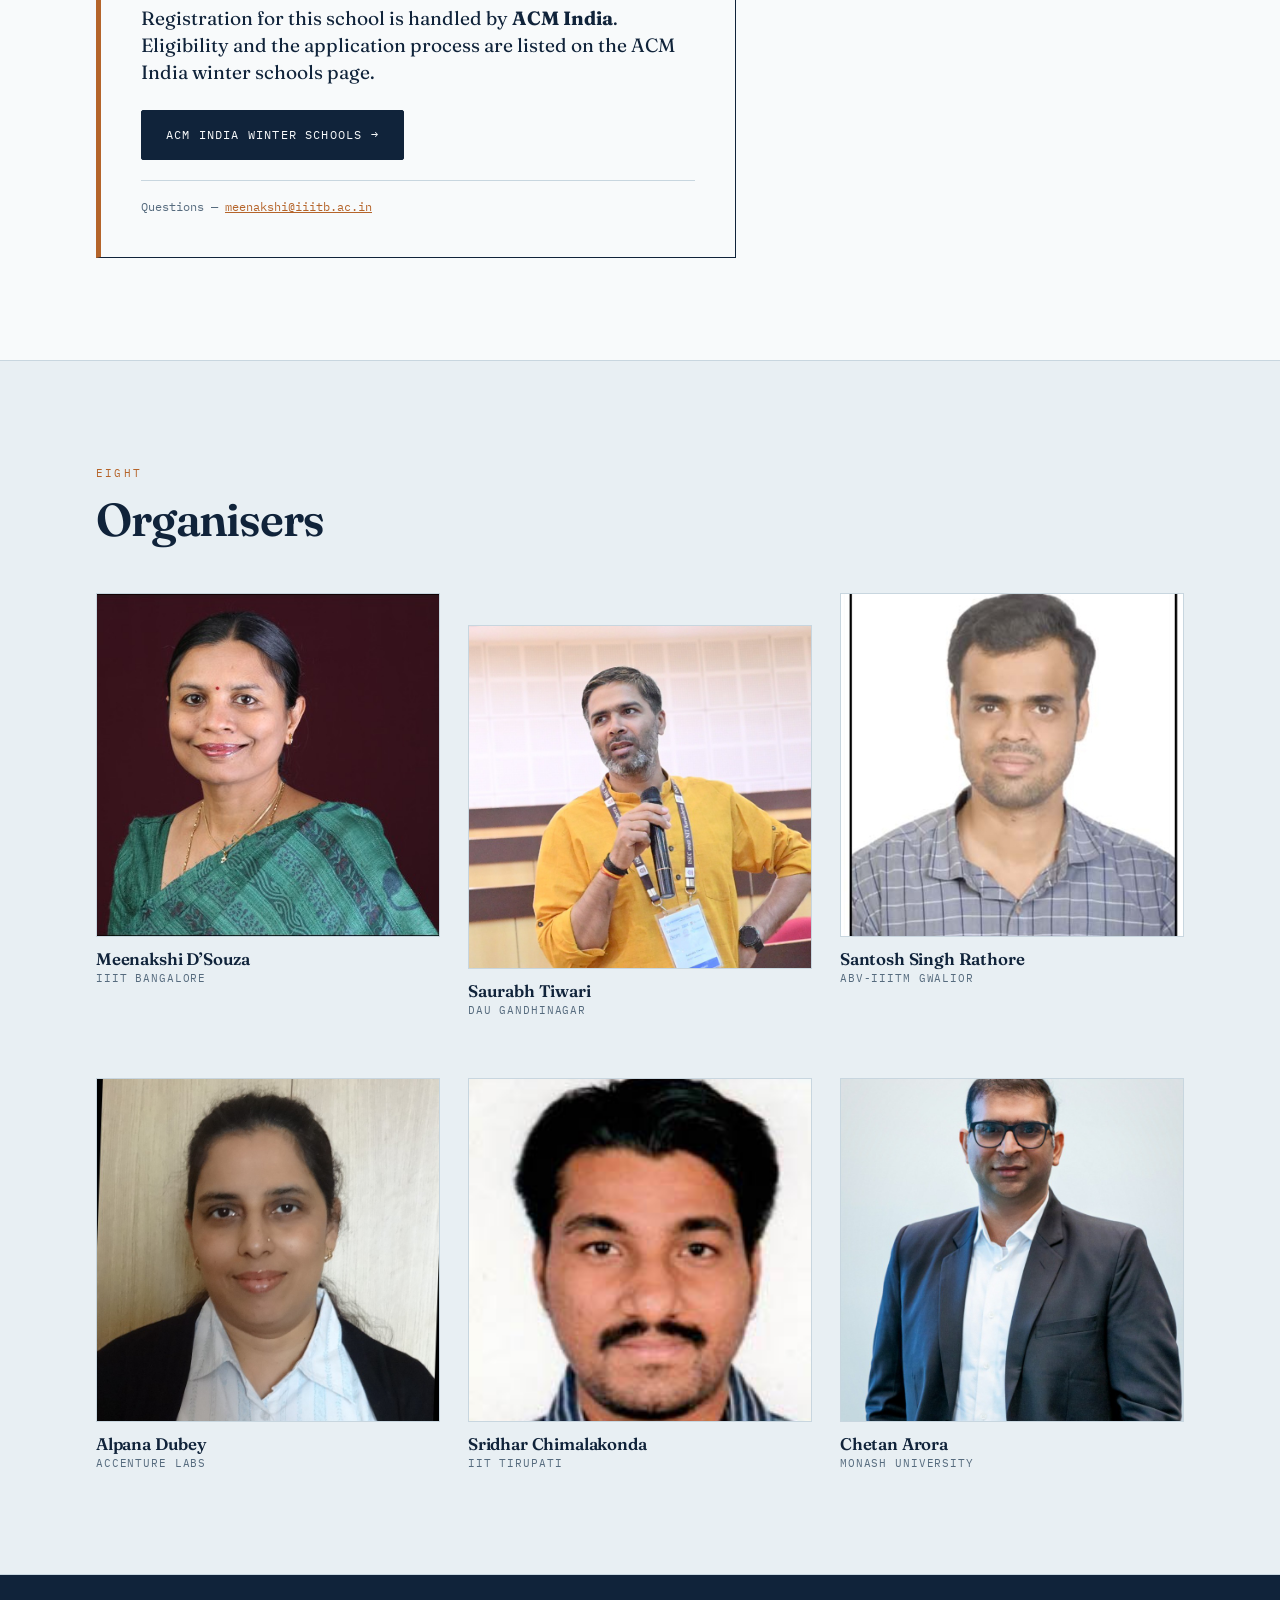
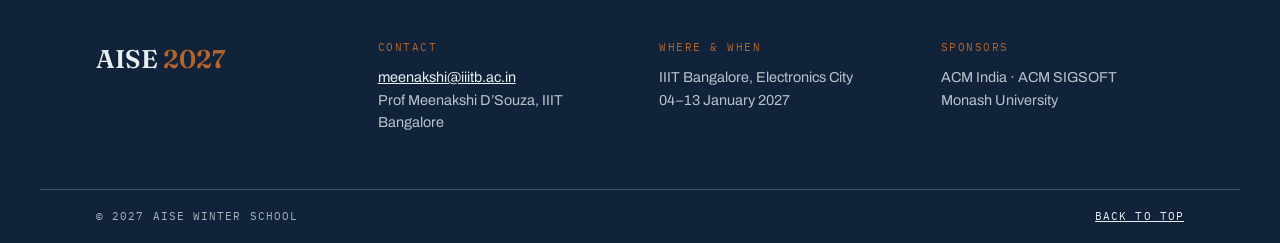
<file: preview/glacier/index.html>
<!DOCTYPE html>
<html lang="en">
<head>
<meta charset="utf-8">
<meta name="viewport" content="width=device-width, initial-scale=1">
<title>AISE 2027 — Winter School on AI-Infused Software Engineering, IIIT Bangalore</title>
<meta name="description" content="A women-only winter school on Agentic AI in Software Engineering and Software Engineering for Agentic AI. 4–13 January 2027, IIIT Bangalore.">
<link rel="preconnect" href="https://fonts.googleapis.com">
<link rel="preconnect" href="https://fonts.gstatic.com" crossorigin>
<link href="https://fonts.googleapis.com/css2?family=Fraunces:opsz,wght@9..144,400;9..144,600;9..144,700&family=Archivo:wght@400;500;600&family=IBM+Plex+Mono:wght@400;500&display=swap" rel="stylesheet">
<link rel="stylesheet" href="glacier.css">
<script>document.documentElement.classList.add('js');</script>
</head>
<body>

<a class="skip" href="#main">Skip to content</a>
<div class="grain" aria-hidden="true"></div>

<!-- ============================================================ NAV -->
<header class="nav" id="top">
  <div class="nav__inner">
    <a class="nav__mark" href="#top">
      <span class="nav__logo"><img src="../../assets/img/logos/aise.png" alt=""></span>
      <span class="nav__word">AISE <span>Twenty&nbsp;Twenty&#8209;Seven</span></span>
    </a>
    <button class="nav__toggle" type="button" aria-expanded="false" aria-controls="nav-menu">
      <span class="nav__toggle-label">Menu</span>
    </button>
    <nav class="nav__menu" id="nav-menu" aria-label="Sections">
      <a href="#school">School</a>
      <a href="#sponsors">Sponsors</a>
      <a href="#about">About</a>
      <a href="#topics">Topics</a>
      <a href="#speakers">Speakers</a>
      <a href="#campus">Campus</a>
      <a href="#registration">Register</a>
      <a href="#organisers">Organisers</a>
    </nav>
  </div>
</header>

<main id="main">

<!-- =========================================================== HERO -->
<section class="hero">
  <div class="wrap hero__inner">
    <p class="kicker reveal">Winter School &middot; IIIT Bangalore &middot; Women only</p>

    <h1 class="hero__title reveal">
      AISE Winter School<br><em>2027</em>
    </h1>

    <p class="hero__sub reveal">
      AI-Infused Software Engineering &mdash; Research and Practice
    </p>

    <p class="hero__theme reveal">
      Agentic AI in software engineering, and software engineering for agentic AI.
      Ten days of lectures, labs and a team mini-project.
    </p>

    <div class="datemark reveal" aria-hidden="true">
      <span class="datemark__num">04</span>
      <span class="datemark__dash">&mdash;</span>
      <span class="datemark__num datemark__num--out">13</span>
    </div>
    <p class="datemark__cap reveal">January 2027 &middot; IIIT Bangalore, Electronics City</p>

    <p class="hero__cta reveal">
      <a class="btn" href="#registration">How to register</a>
      <a class="btn btn--quiet" href="#topics">Topics covered</a>
    </p>
  </div>

  <figure class="hero__figure wrap reveal">
    <img class="hero__img" src="../../assets/img/IIITB2.jpg" alt="The IIIT Bangalore campus" loading="eager">
  </figure>
</section>

<!-- =================================== 1–5 SCHOOL / HOST / DATES / COORDS -->
<section class="sec" id="school">
  <div class="wrap">
    <header class="sec__head reveal">
      <p class="sec__num">One</p>
      <h2>The school</h2>
    </header>

    <dl class="ledger">
      <div class="reveal">
        <dt>Name of the school</dt>
        <dd>AI-Infused Software Engineering (AISE) &mdash; Research and Practice</dd>
      </div>
      <div class="reveal">
        <dt>Host institution</dt>
        <dd>International Institute of Information Technology, Bangalore
          <span class="sub">26/C, Electronics City, Hosur Road, Bengaluru 560100, Karnataka, India</span></dd>
      </div>
      <div class="reveal">
        <dt>Dates</dt>
        <dd>4 January &ndash; 13 January 2027</dd>
      </div>
      <div class="reveal">
        <dt>Contact us</dt>
        <dd><a href="mailto:meenakshi@iiitb.ac.in">meenakshi@iiitb.ac.in</a></dd>
      </div>
      <div class="reveal">
        <dt>Admission</dt>
        <dd>Women only &mdash; advanced UG, Master&rsquo;s and PhD students
          <span class="sub">Enthusiastic undergraduate students are welcome</span></dd>
      </div>
    </dl>
  </div>
</section>

<!-- ======================================================= 6 SPONSORS -->
<section class="sec sec--ice" id="sponsors">
  <div class="wrap">
    <header class="sec__head reveal">
      <p class="sec__num">Two</p>
      <h2>Sponsors</h2>
    </header>

    <ul class="logos">
      <li class="reveal">
        <a href="https://india.acm.org/" target="_blank" rel="noopener">
          <img class="logo" src="../../assets/img/logos/acmlogo.png" alt="ACM India" loading="lazy">
        </a>
      </li>
      <li class="reveal">
        <a href="https://www.sigsoft.org/" target="_blank" rel="noopener">
          <img class="logo" src="../../assets/img/logos/sigsoft-D6cWwEez.png" alt="ACM SIGSOFT" loading="lazy">
        </a>
      </li>
      <li class="reveal">
        <a href="https://www.monash.edu/" target="_blank" rel="noopener">
          <span class="logo-crop"><img src="../../assets/img/logos/Monash-300x300.png" alt="Monash University" loading="lazy"></span>
        </a>
      </li>
      <li class="reveal">
        <a href="https://www.iiitb.ac.in/" target="_blank" rel="noopener">
          <img class="logo" src="../../assets/img/logos/IIITB_logo1.png" alt="IIIT Bangalore" loading="lazy">
        </a>
      </li>
    </ul>
  </div>
</section>

<!-- ========================================================== 7 ABOUT -->
<section class="sec" id="about">
  <div class="wrap">
    <header class="sec__head reveal">
      <p class="sec__num">Three</p>
      <h2>Brief description</h2>
    </header>

    <div class="editorial">
      <p class="drop reveal">
        Software engineering is trending toward heightened autonomy and intelligence.
        Agentic AI and autonomous agents go beyond standard AI by integrating
        goal-oriented operation, environmental adaptability and sophisticated
        communication.
      </p>
      <p class="reveal">
        A primary aim of this winter school is to give participants a foundational
        grasp of Agentic AI through a software engineering lens. The curriculum
        connects theoretical frameworks with real-world implementation, exploring
        both directions of the relationship &mdash; Agentic AI for software
        engineering, and the engineering requirements of AI agents themselves.
      </p>
      <p class="reveal">
        Through lectures, practical labs and collaborative brainstorming, attendees
        engage with large language models and generative tools: the design and
        coordination of autonomous agents, decision-making frameworks, and
        tool-based agent construction. Sessions also address scalability,
        reliability, sustainability and the carbon footprint of AI-intensive
        systems.
      </p>
    </div>

    <blockquote class="pull reveal">
      <p>The school aims to leave behind a research community, not just a cohort.</p>
    </blockquote>

    <ol class="impact">
      <li class="reveal"><p class="impact__n">i</p><h3>Practical capability</h3><p>Participants leave able to build and deploy AI agents that improve software quality and developer productivity.</p></li>
      <li class="reveal"><p class="impact__n">ii</p><h3>Research momentum</h3><p>Multi-agent cooperation, symbolic AI integration and trustworthy AI get pushed forward.</p></li>
      <li class="reveal"><p class="impact__n">iii</p><h3>A community</h3><p>A standing research community around AI-infused software engineering processes.</p></li>
    </ol>
  </div>
</section>

<!-- ========================================================= 8 TOPICS -->
<section class="sec sec--ice" id="topics">
  <div class="wrap">
    <header class="sec__head reveal">
      <p class="sec__num">Four</p>
      <h2>Topics covered</h2>
      <p class="sec__note">Five themed modules across ten days. The day-wise schedule will be announced.</p>
    </header>

    <ol class="modules">
      <li class="module reveal">
        <p class="module__num">01</p>
        <div>
          <h3>Introduction to Agentic AI, and how AI agents work</h3>
          <ul>
            <li>Fundamentals of AI agents</li>
            <li>Traditional AI versus Agentic AI</li>
            <li>What &ldquo;agency&rdquo; means in AI</li>
            <li>Architecture of AI agents</li>
            <li>The agent loop &mdash; plan, act, observe, reflect</li>
          </ul>
        </div>
      </li>
      <li class="module reveal">
        <p class="module__num">02</p>
        <div>
          <h3>Agentic AI in software engineering</h3>
          <ul>
            <li>Coding agents</li>
            <li>Testing agents</li>
            <li>Debugging agents</li>
            <li>DevOps, release and support agents</li>
            <li>Documentation and onboarding agents</li>
          </ul>
        </div>
      </li>
      <li class="module reveal">
        <p class="module__num">03</p>
        <div>
          <h3>Software engineering for Agentic AI</h3>
          <ul>
            <li>Requirements for agentic systems</li>
            <li>Agent architecture and orchestration</li>
            <li>Observability and traceability</li>
            <li>Testing and evaluation</li>
            <li>Safety, permissions, rollback, guardrails</li>
            <li>Cost, latency, reliability, sustainability</li>
            <li>Governance and human oversight</li>
          </ul>
        </div>
      </li>
      <li class="module reveal">
        <p class="module__num">04</p>
        <div>
          <h3>Hands-on mini project</h3>
          <ul>
            <li>Apply agentic concepts practically</li>
            <li>Build an agentic framework with real SE concerns</li>
            <li>Experience AI-assisted development</li>
          </ul>
        </div>
      </li>
      <li class="module reveal">
        <p class="module__num">05</p>
        <div>
          <h3>Ethics, limitations and the future</h3>
          <ul>
            <li>Risks and limitations</li>
            <li>The future of AI in software engineering</li>
          </ul>
        </div>
      </li>
    </ol>

    <h3 class="sub-h reveal">How the days are built</h3>
    <ul class="format">
      <li class="reveal"><h4>Research talks</h4><p>The rationale and methods behind integrating AI into SE practice.</p></li>
      <li class="reveal"><h4>Tutorial sessions</h4><p>Practical application, industry practice and honest limitations.</p></li>
      <li class="reveal"><h4>Hands-on labs</h4><p>Experiment with building tools in the AI + SE space.</p></li>
      <li class="reveal"><h4>Teams from day one</h4><p>Groups form on day one and stay together for the mini-project.</p></li>
      <li class="reveal"><h4>Demonstrations</h4><p>Product and technology showcases, plus mini-project demos.</p></li>
      <li class="reveal"><h4>Case studies</h4><p>Real industrial deployments and what broke in them.</p></li>
    </ul>
  </div>
</section>

<!-- ======================================================= 9 SPEAKERS -->
<section class="sec" id="speakers">
  <div class="wrap">
    <header class="sec__head reveal">
      <p class="sec__num">Five</p>
      <h2>Speakers</h2>
      <p class="sec__note">Tentative list &mdash; more speakers will be added.</p>
    </header>

    <ul class="people">
      <li class="person reveal"><img class="portrait" src="../../assets/img/organisers/Alpana_Dubey.jpg" alt="Portrait of Alpana Dubey" loading="lazy"><h3>Alpana Dubey</h3><p>Accenture Labs</p></li>
      <li class="person reveal"><img class="portrait" src="../../assets/img/organisers/Sridhar_Chimalakonda.jpg" alt="Portrait of Sridhar Chimalakonda" loading="lazy"><h3>Sridhar Chimalakonda</h3><p>IIT Tirupati</p></li>
      <li class="person reveal"><img class="portrait" src="../../assets/img/organisers/Chetan_Arora.jpg" alt="Portrait of Chetan Arora" loading="lazy"><h3>Chetan Arora</h3><p>Monash University</p></li>
      <li class="person reveal"><img class="portrait" src="../../assets/img/speakers/Diptikalyan_Saha.webp" alt="Portrait of Diptikalyan Saha" loading="lazy"><h3>Diptikalyan Saha</h3><p>IBM Research</p></li>
      <li class="person reveal"><img class="portrait" src="../../assets/img/organisers/Saurabh_Tiwari.jpg" alt="Portrait of Saurabh Tiwari" loading="lazy"><h3>Saurabh Tiwari</h3><p>DAU Gandhinagar</p></li>
      <li class="person reveal"><img class="portrait" src="../../assets/img/organisers/Santosh_Singh_Rathore.jpg" alt="Portrait of Santosh Singh Rathore" loading="lazy"><h3>Santosh Singh Rathore</h3><p>ABV-IIITM Gwalior</p></li>
      <li class="person reveal"><img class="portrait" src="../../assets/img/speakers/vinu.jpg" alt="Portrait of Vinu E V" loading="lazy"><h3>Vinu E V</h3><p>IIIT Bangalore</p></li>
      <li class="person reveal"><img class="portrait" src="../../assets/img/speakers/Prof__Sahan_M_Prabhu.png" alt="Portrait of Sahana Prabhu" loading="lazy"><h3>Sahana Prabhu</h3><p>IIIT Bangalore</p></li>
      <li class="person reveal"><img class="portrait" src="../../assets/img/speakers/vasudha_malhotra.jpg" alt="Portrait of Vasu Malhotra" loading="lazy"><h3>Vasu Malhotra</h3><p>Monash University</p></li>
      <li class="person reveal"><img class="portrait" src="../../assets/img/speakers/Karthik-Vaidhyanathan-300x300.jpg" alt="Portrait of Karthik Vaidhyanathan" loading="lazy"><h3>Karthik Vaidhyanathan</h3><p>IIIT Hyderabad</p></li>
    </ul>
  </div>
</section>

<!-- ============================ 10–13 BACKGROUND / CAMPUS / SOFTWARE / STAY -->
<section class="sec sec--ice" id="campus">
  <div class="wrap">
    <header class="sec__head reveal">
      <p class="sec__num">Six</p>
      <h2>Before you come, and where you stay</h2>
    </header>

    <div class="quad">
      <article class="reveal"><h3>Background recommended</h3><p>Basics of programming. Familiarity with Python helps, but the labs start from first principles.</p></article>
      <article class="reveal"><h3>Infrastructure</h3><p>Hosted at the IIIT Bangalore campus &mdash; lecture halls, labs and hostels in one place.</p></article>
      <article class="reveal"><h3>Software used</h3><p>Python and LangChain. Bring a laptop; setup instructions go out before the school.</p></article>
      <article class="reveal"><h3>Accommodation</h3><p>IIIT Bangalore campus hostels, twin sharing.</p></article>
    </div>

    <figure class="map reveal">
      <iframe
        title="Map showing IIIT Bangalore, Electronics City, Hosur Road, Bengaluru"
        src="https://www.google.com/maps?q=IIIT%20Bangalore%2C%2026%2FC%20Electronics%20City%2C%20Hosur%20Road%2C%20Bengaluru%20560100&amp;output=embed"
        loading="lazy"
        referrerpolicy="no-referrer-when-downgrade"
        allowfullscreen></iframe>
      <figcaption>
        <span>IIIT Bangalore &mdash; 26/C, Electronics City, Hosur Road, Bengaluru 560100</span>
        <a href="https://www.google.com/maps/search/?api=1&amp;query=IIIT+Bangalore+Electronics+City" target="_blank" rel="noopener">Open in Google Maps</a>
      </figcaption>
    </figure>
  </div>
</section>

<!-- =================================================== REGISTRATION -->
<section class="sec" id="registration">
  <div class="wrap">
    <header class="sec__head reveal">
      <p class="sec__num">Seven</p>
      <h2>Registration</h2>
    </header>

    <div class="notice reveal">
      <p class="notice__flag">Via ACM India</p>
      <p class="notice__text">
        Registration for this school is handled by <strong>ACM India</strong>.
        Eligibility and the application process are listed on the ACM India
        winter schools page.
      </p>
      <p class="notice__cta">
        <a class="btn" href="https://india.acm.org/education/acm-india-winter-schools-2026" target="_blank" rel="noopener">ACM India winter schools &rarr;</a>
      </p>
      <p class="notice__meta">Questions &mdash; <a href="mailto:meenakshi@iiitb.ac.in">meenakshi@iiitb.ac.in</a></p>
    </div>
  </div>
</section>

<!-- ===================================================== 14 ORGANISERS -->
<section class="sec sec--ice" id="organisers">
  <div class="wrap">
    <header class="sec__head reveal">
      <p class="sec__num">Eight</p>
      <h2>Organisers</h2>
    </header>

    <ul class="people people--org">
      <li class="person reveal"><img class="portrait" src="../../assets/img/organisers/meenakshi-dsouza-poa.jpg" alt="Portrait of Meenakshi D&rsquo;Souza" loading="lazy"><h3>Meenakshi D&rsquo;Souza</h3><p>IIIT Bangalore</p></li>
      <li class="person reveal"><img class="portrait" src="../../assets/img/organisers/Saurabh_Tiwari.jpg" alt="Portrait of Saurabh Tiwari" loading="lazy"><h3>Saurabh Tiwari</h3><p>DAU Gandhinagar</p></li>
      <li class="person reveal"><img class="portrait" src="../../assets/img/organisers/Santosh_Singh_Rathore.jpg" alt="Portrait of Santosh Singh Rathore" loading="lazy"><h3>Santosh Singh Rathore</h3><p>ABV-IIITM Gwalior</p></li>
      <li class="person reveal"><img class="portrait" src="../../assets/img/organisers/Alpana_Dubey.jpg" alt="Portrait of Alpana Dubey" loading="lazy"><h3>Alpana Dubey</h3><p>Accenture Labs</p></li>
      <li class="person reveal"><img class="portrait" src="../../assets/img/organisers/Sridhar_Chimalakonda.jpg" alt="Portrait of Sridhar Chimalakonda" loading="lazy"><h3>Sridhar Chimalakonda</h3><p>IIT Tirupati</p></li>
      <li class="person reveal"><img class="portrait" src="../../assets/img/organisers/Chetan_Arora.jpg" alt="Portrait of Chetan Arora" loading="lazy"><h3>Chetan Arora</h3><p>Monash University</p></li>
    </ul>
  </div>
</section>

</main>

<footer class="foot">
  <div class="wrap foot__inner">
    <p class="foot__mark">AISE <span>2027</span></p>
    <div>
      <p class="foot__label">Contact</p>
      <p><a href="mailto:meenakshi@iiitb.ac.in">meenakshi@iiitb.ac.in</a><br>Prof Meenakshi D&rsquo;Souza, IIIT Bangalore</p>
    </div>
    <div>
      <p class="foot__label">Where &amp; when</p>
      <p>IIIT Bangalore, Electronics City<br>04&ndash;13 January 2027</p>
    </div>
    <div>
      <p class="foot__label">Sponsors</p>
      <p>ACM India &middot; ACM SIGSOFT<br>Monash University</p>
    </div>
  </div>
  <div class="wrap foot__base">
    <p>&copy; 2027 AISE Winter School</p>
    <p><a href="#top">Back to top</a></p>
  </div>
</footer>

<script src="../shared/main.js"></script>
</body>
</html>
</file>
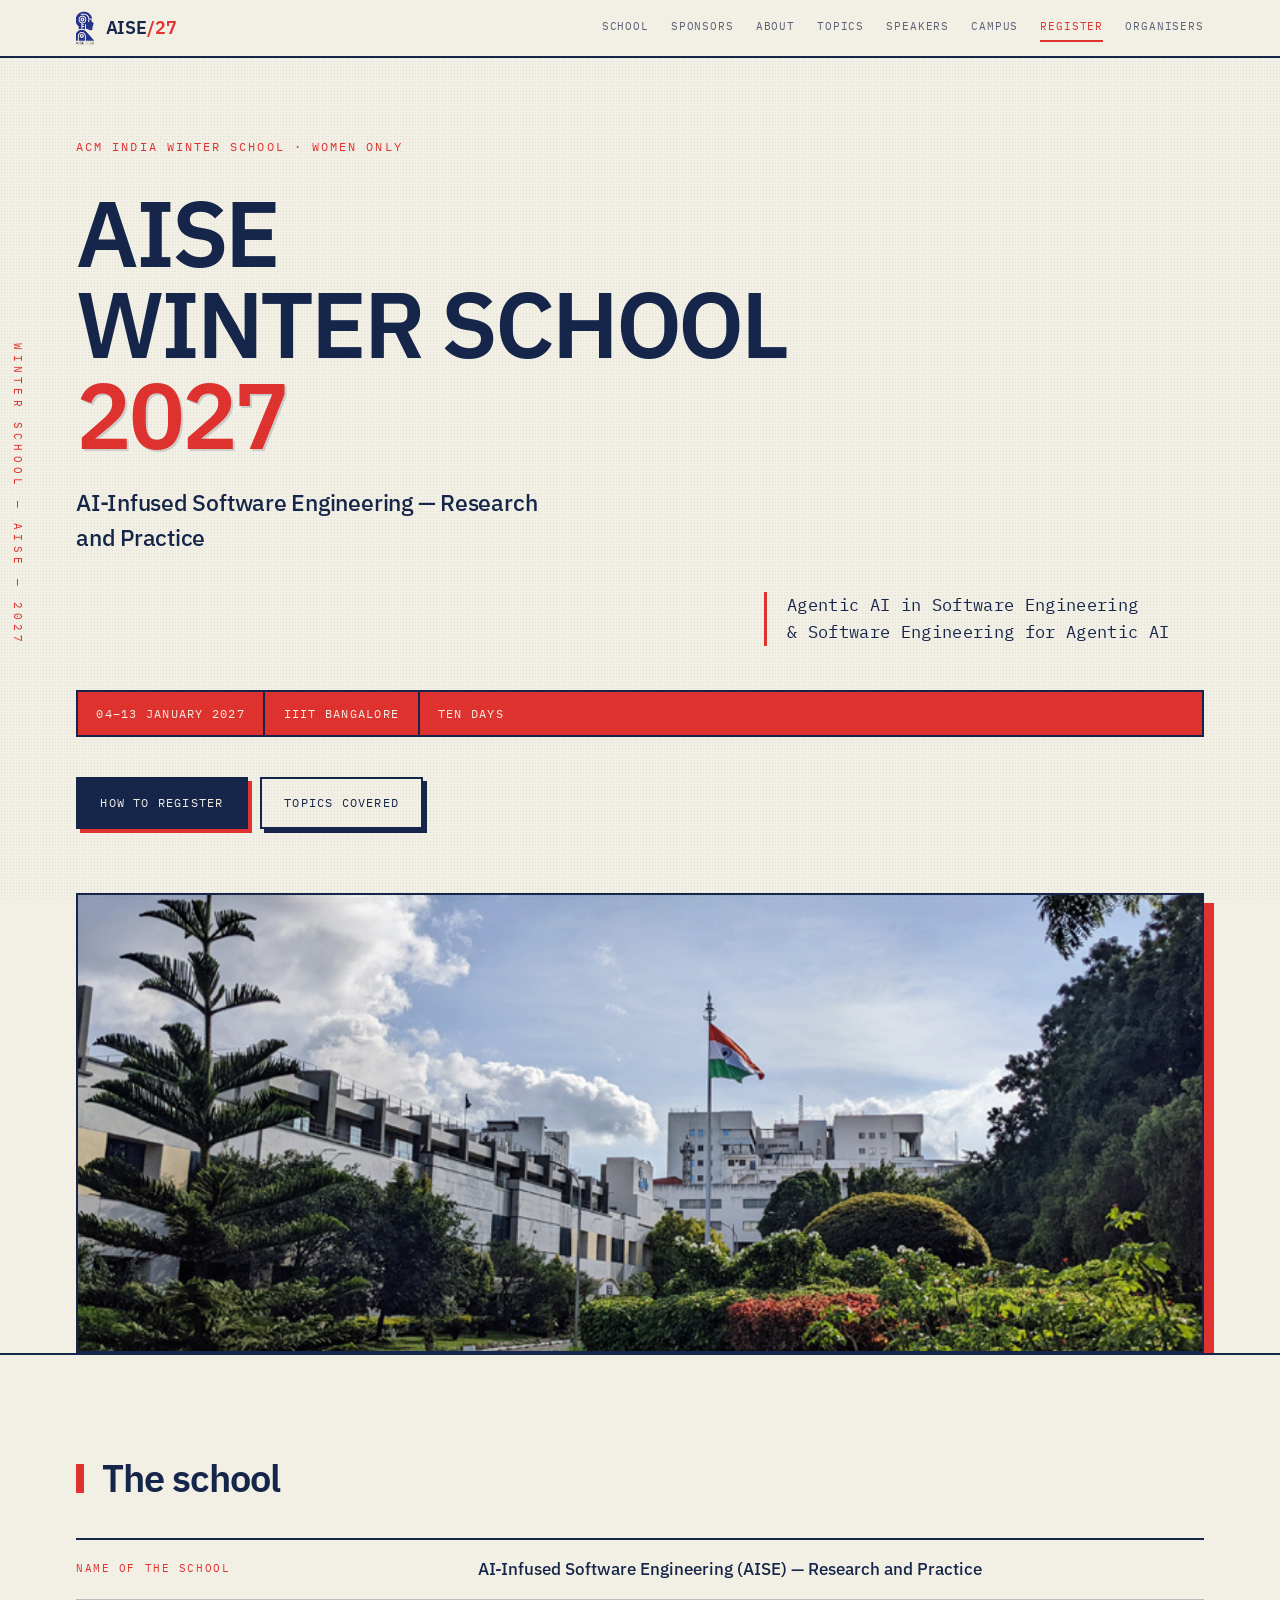
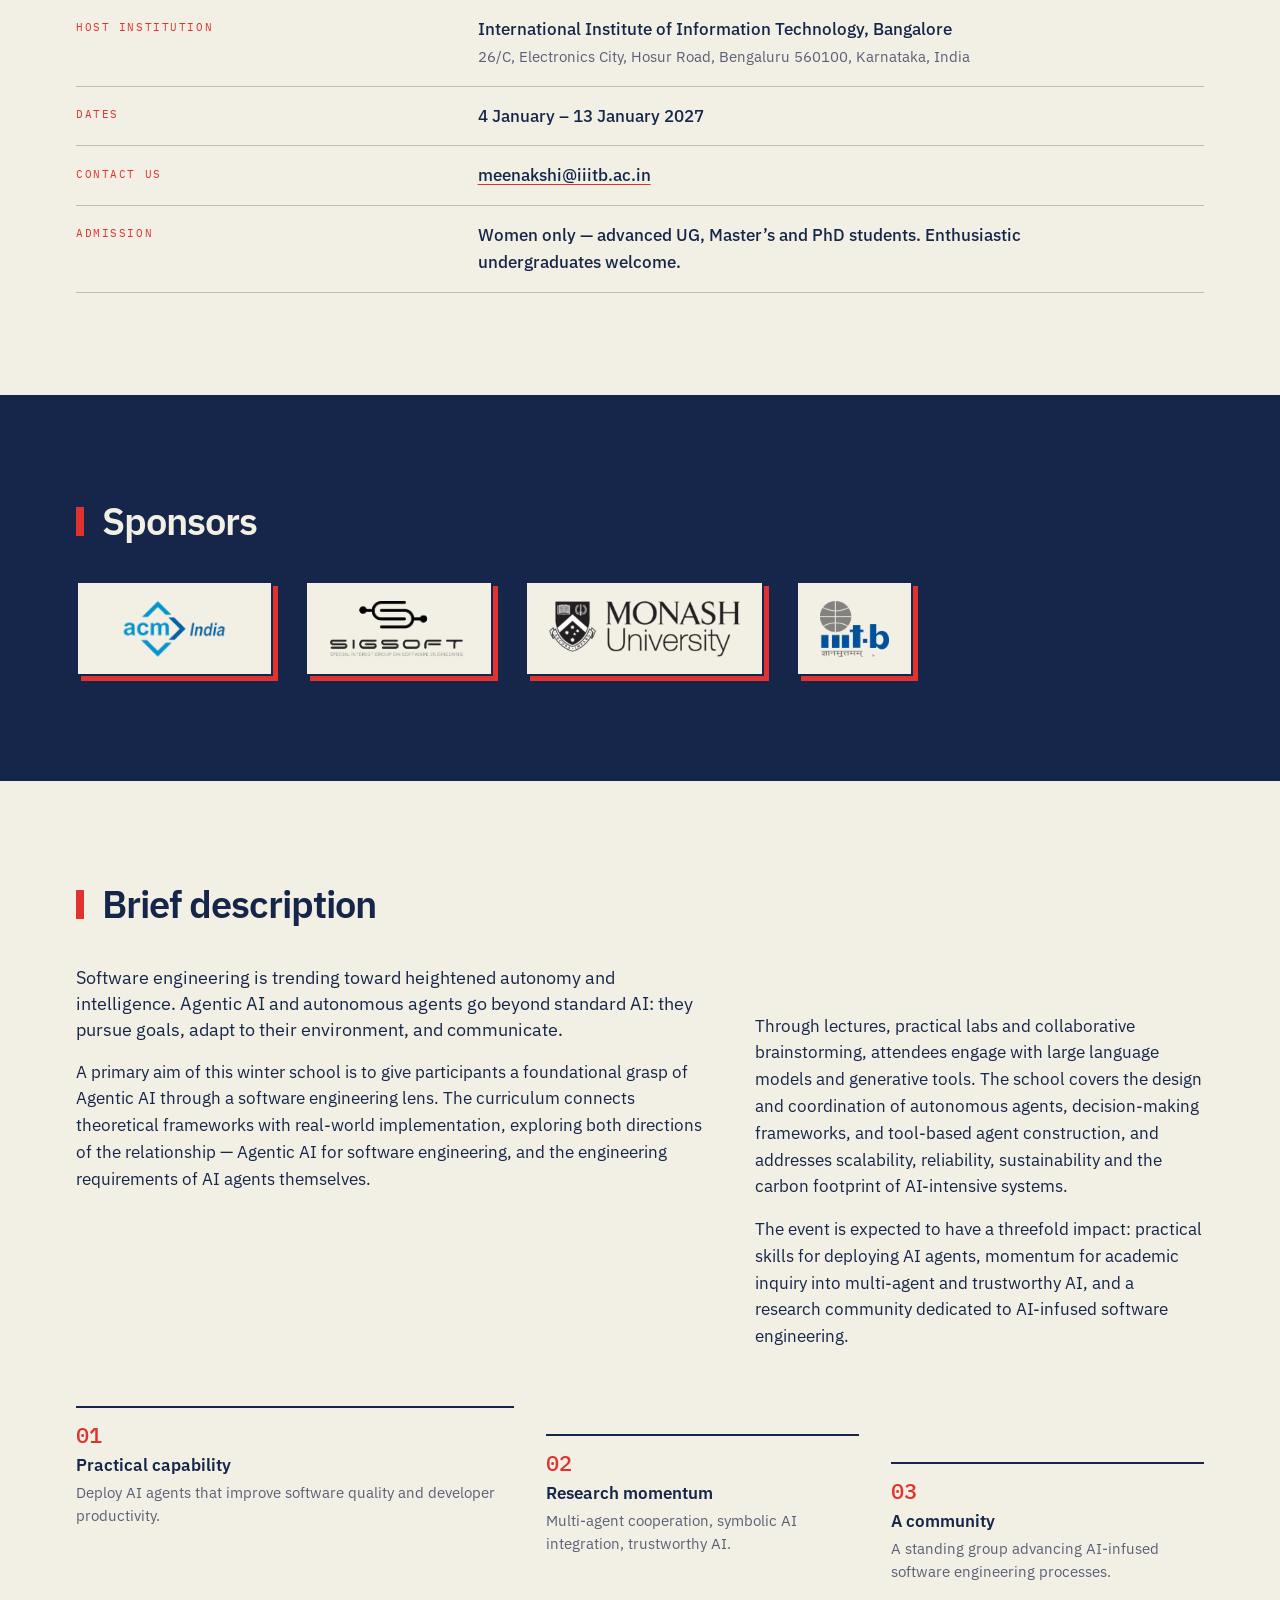
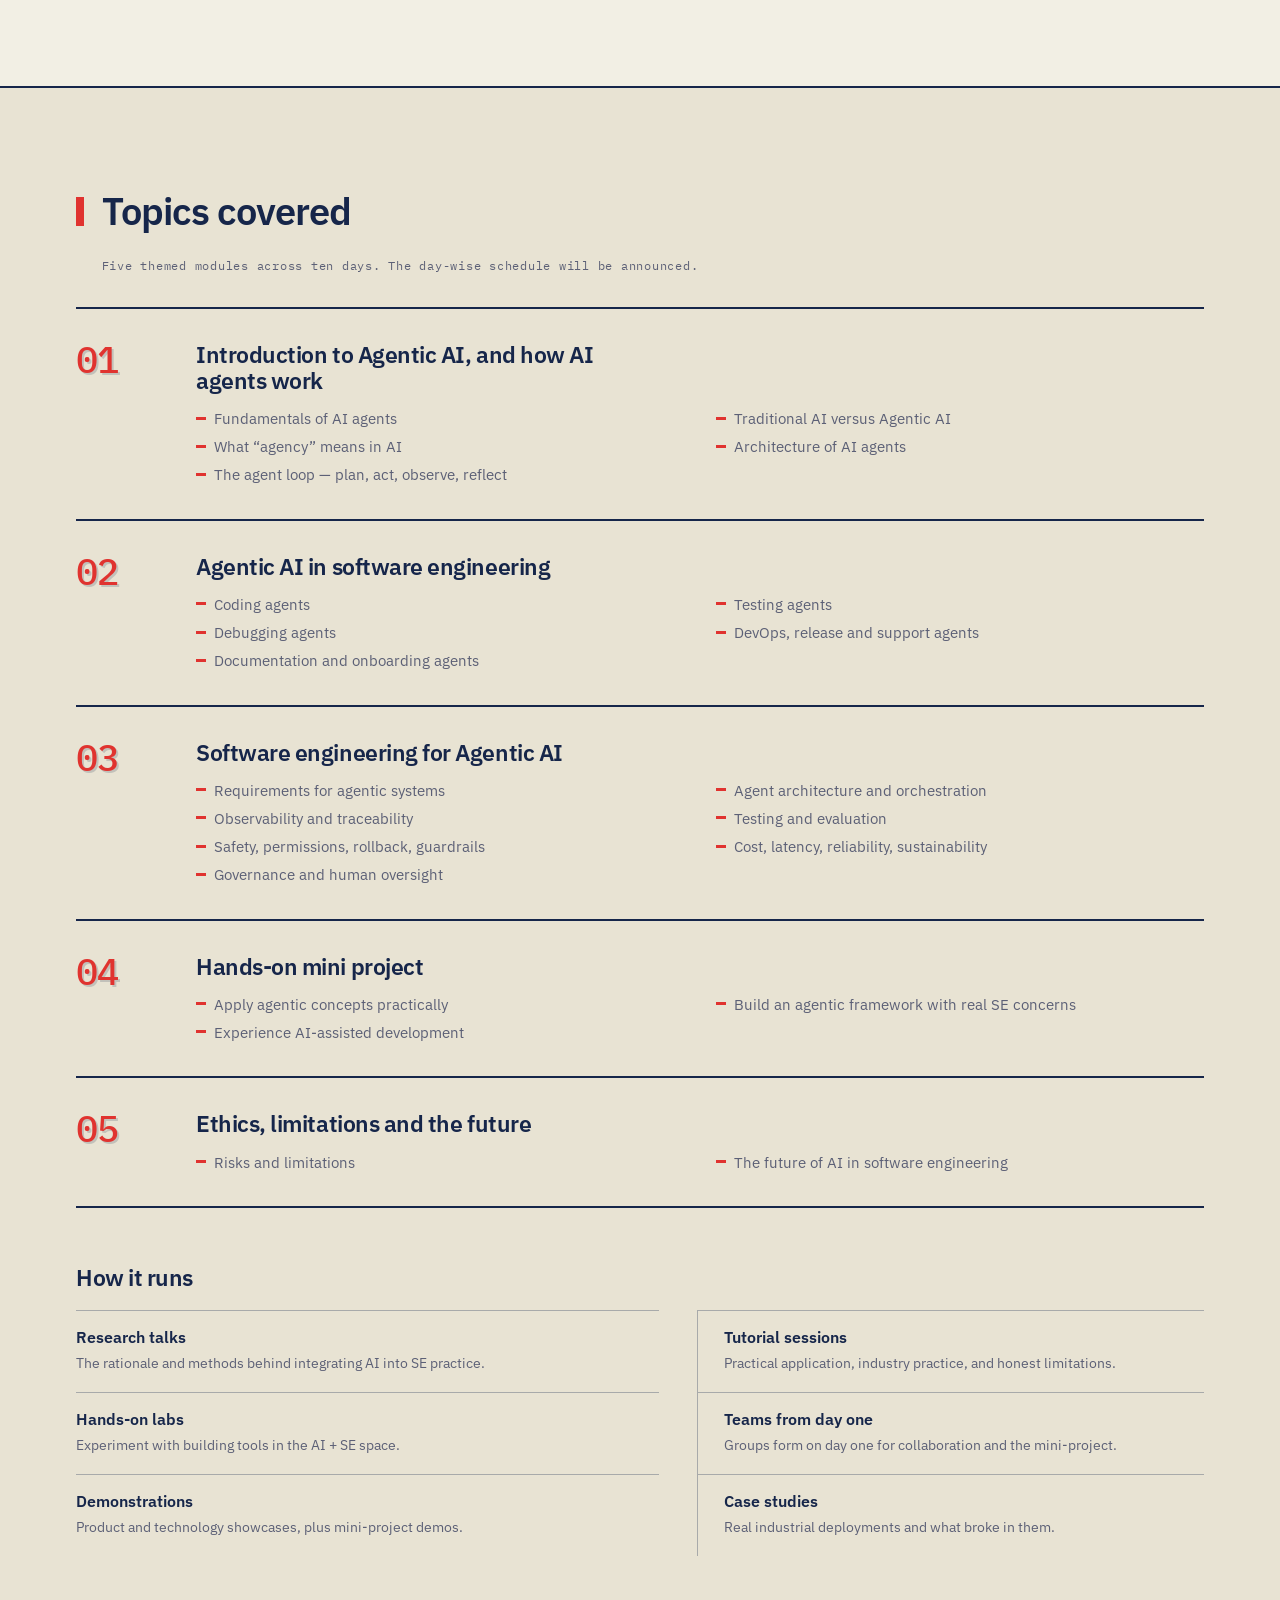
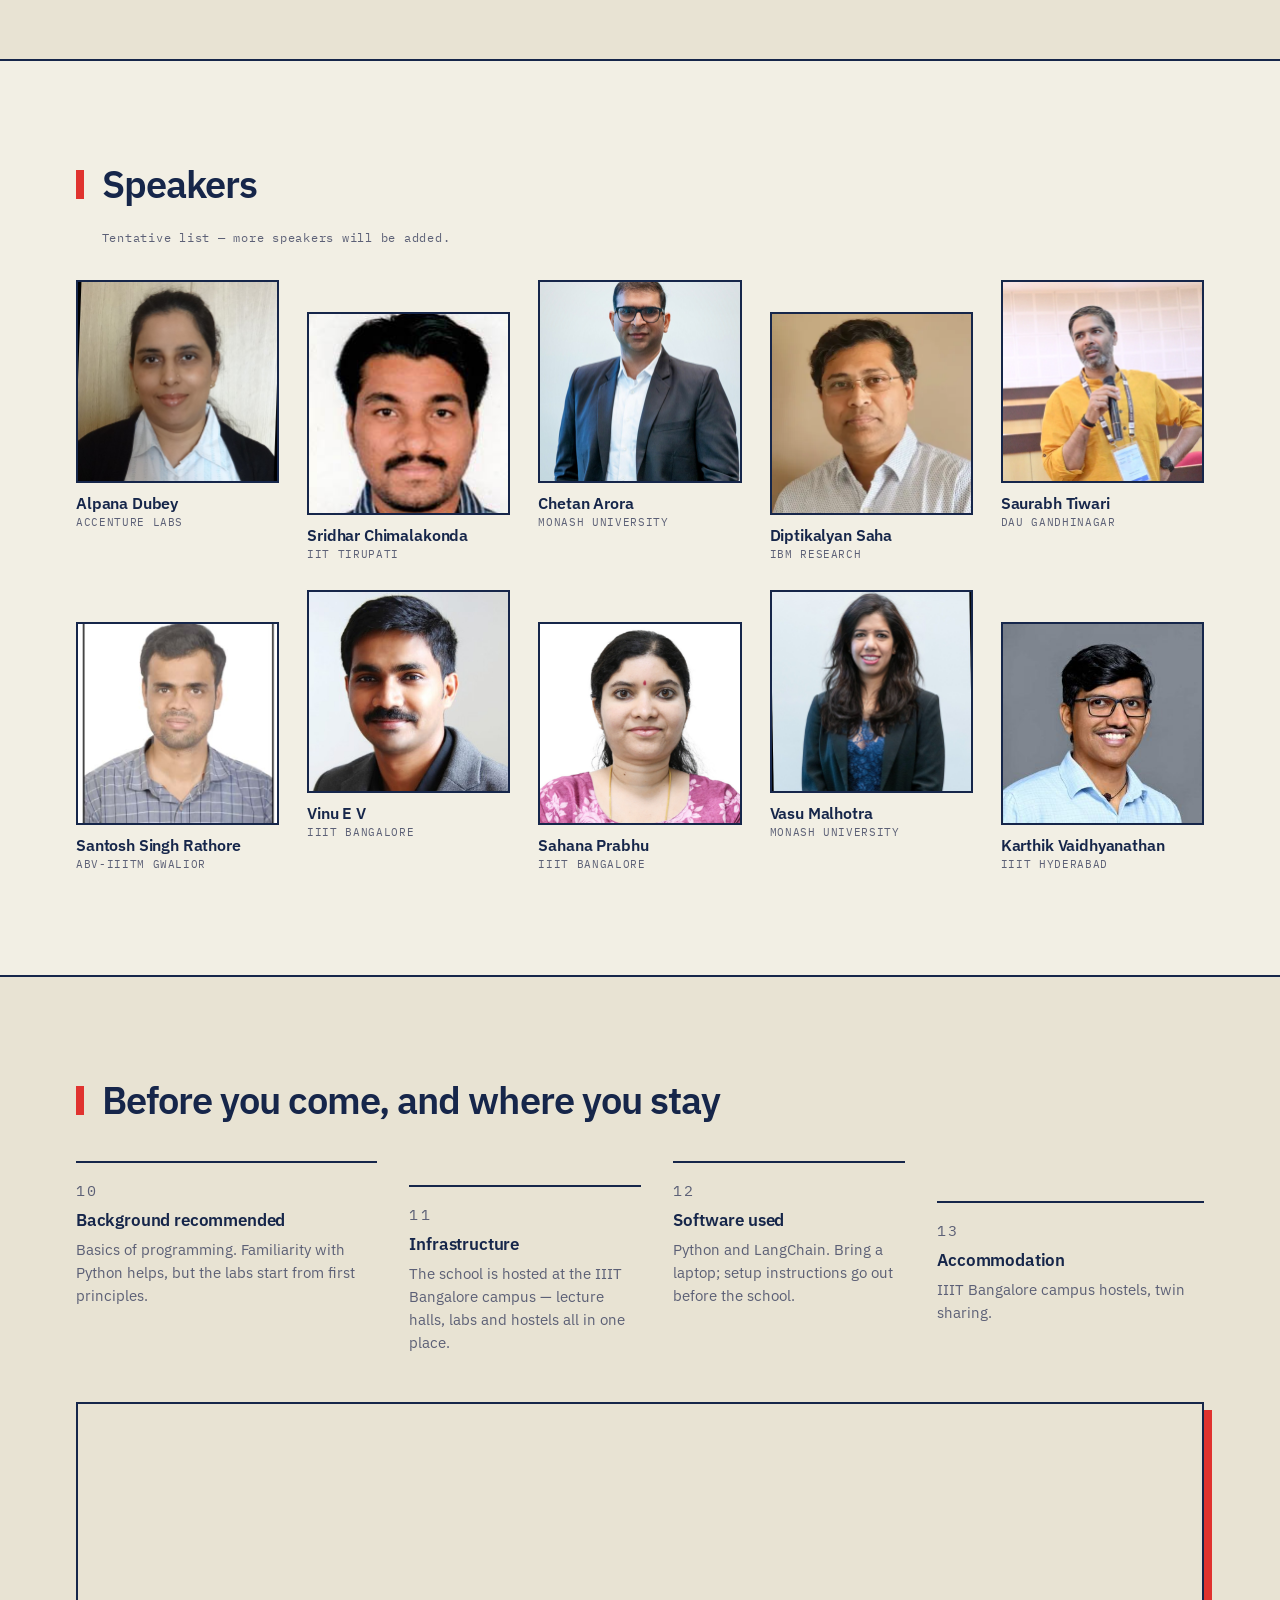
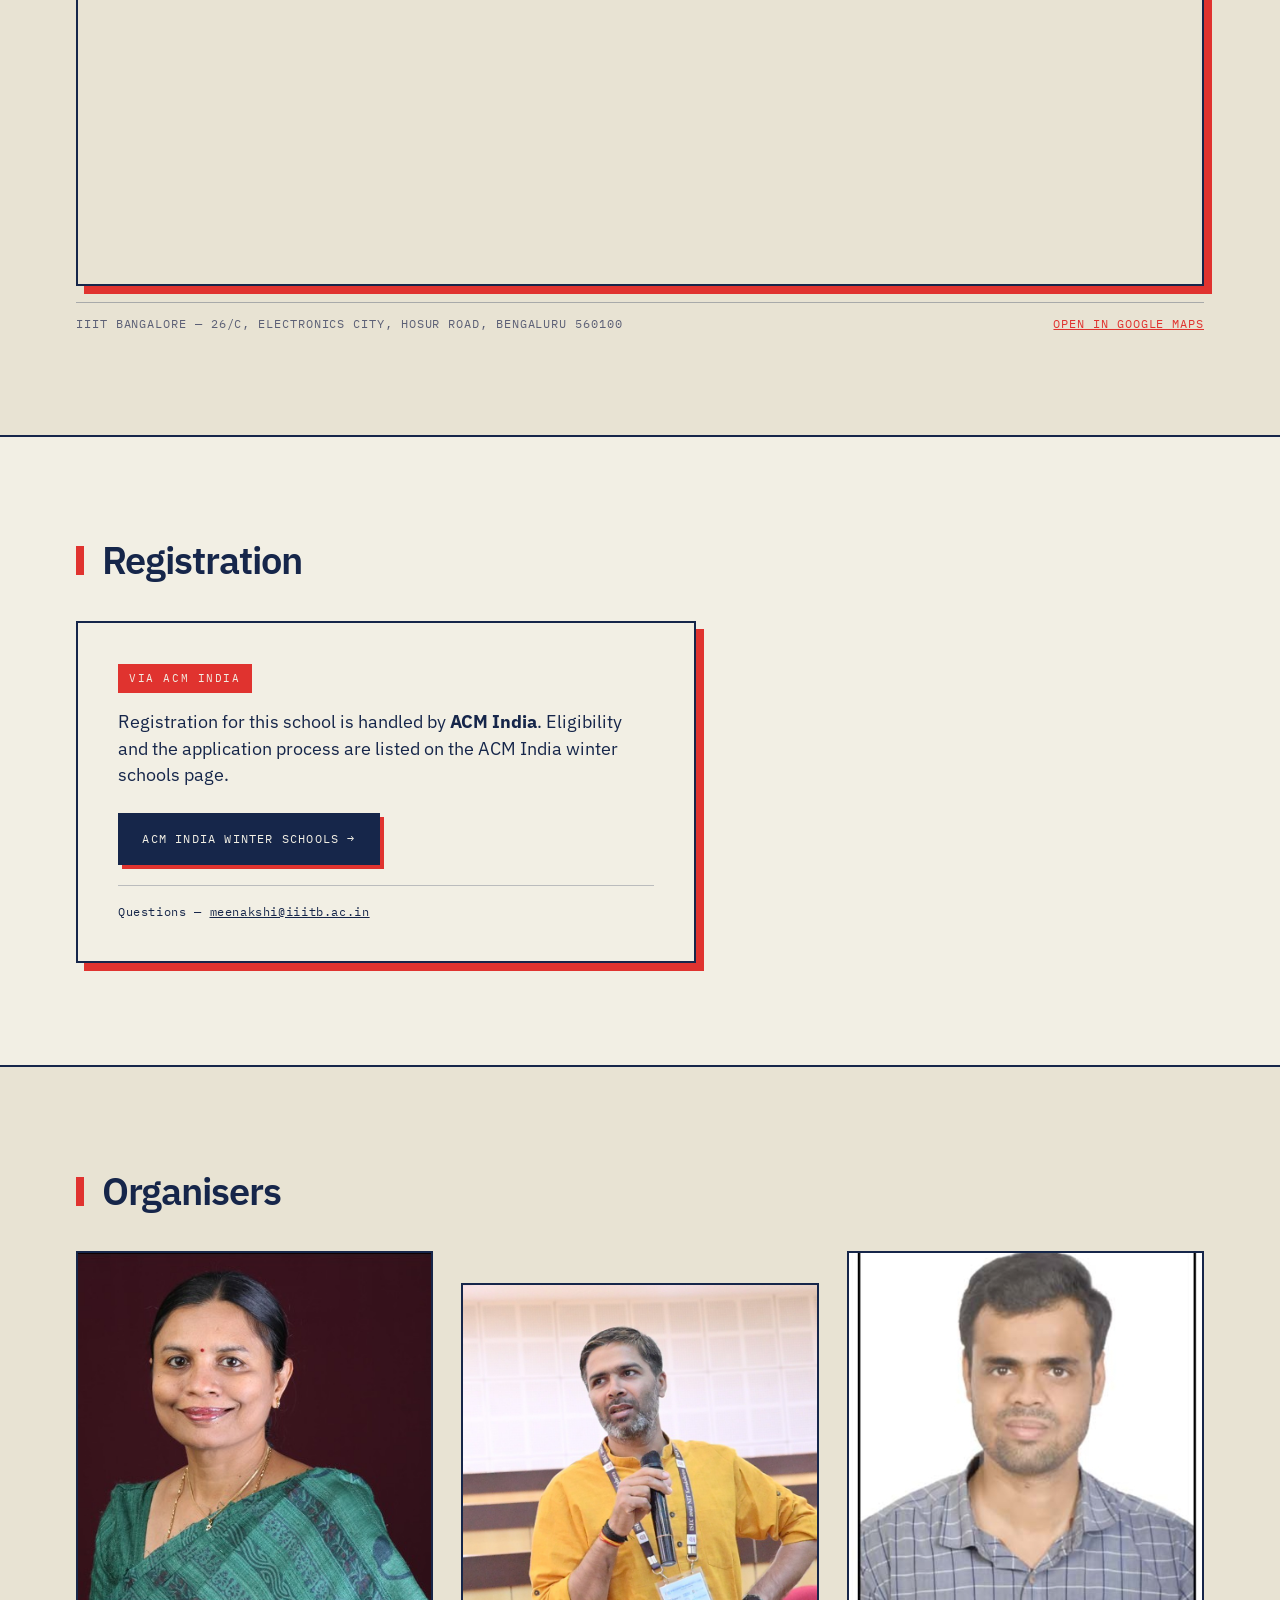
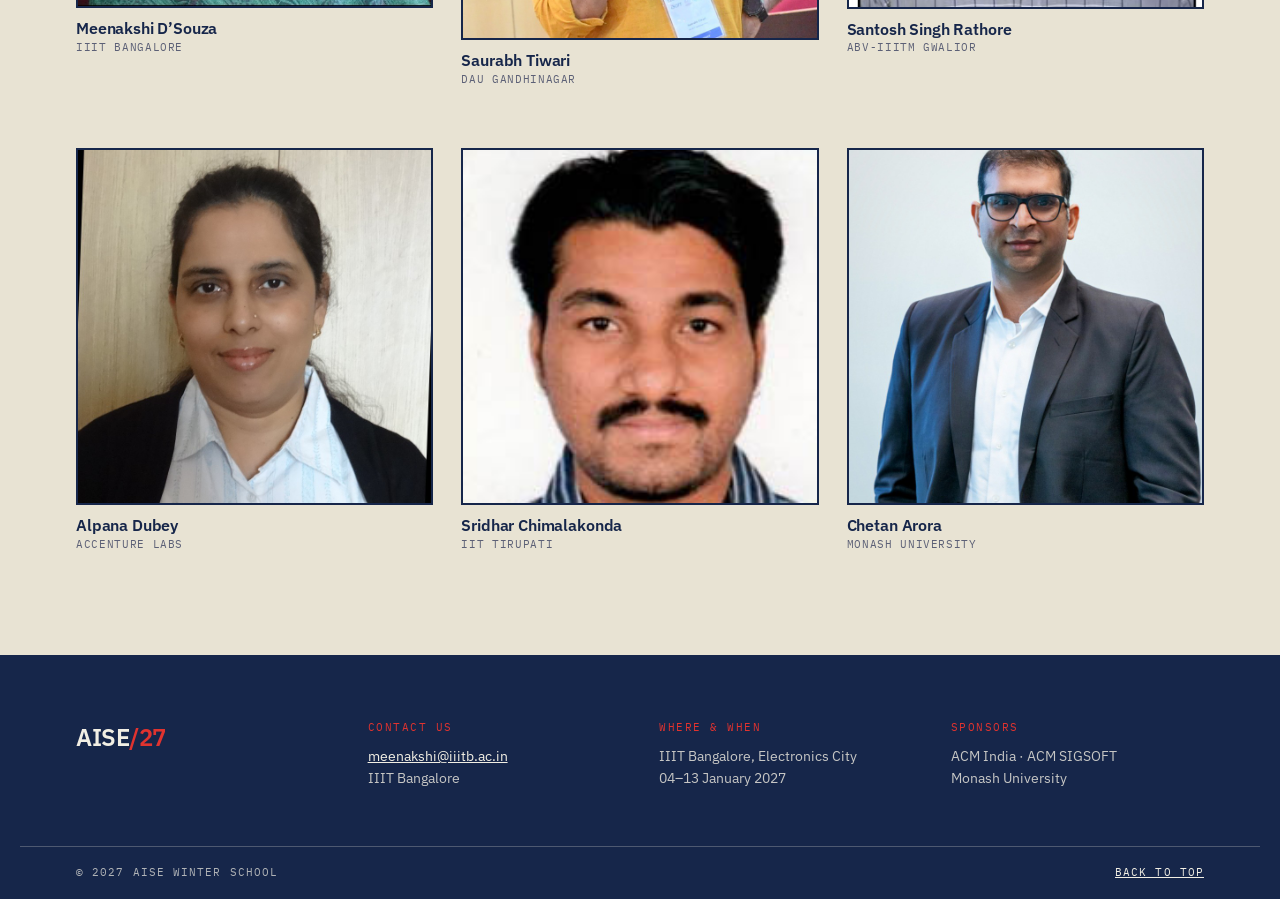
<file: preview/riso/index.html>
<!DOCTYPE html>
<html lang="en">
<head>
<meta charset="utf-8">
<meta name="viewport" content="width=device-width, initial-scale=1">
<title>AISE 2027 — Winter School on AI-Infused Software Engineering, IIIT Bangalore</title>
<meta name="description" content="A women-only winter school on Agentic AI in Software Engineering and Software Engineering for Agentic AI. 4–13 January 2027, IIIT Bangalore.">
<meta property="og:title" content="AISE 2027 — Winter School on AI-Infused Software Engineering">
<meta property="og:description" content="Women-only winter school on Agentic AI for Software Engineering. 4–13 January 2027, IIIT Bangalore.">
<meta property="og:type" content="website">
<link rel="preconnect" href="https://fonts.googleapis.com">
<link rel="preconnect" href="https://fonts.gstatic.com" crossorigin>
<link href="https://fonts.googleapis.com/css2?family=IBM+Plex+Sans:wght@400;500;600;700&family=IBM+Plex+Mono:wght@400;500;600&display=swap" rel="stylesheet">
<link rel="stylesheet" href="riso.css">
<script>document.documentElement.classList.add('js');</script>
</head>
<body>

<a class="skip" href="#main">Skip to content</a>
<div class="grain" aria-hidden="true"></div>

<p class="spine" aria-hidden="true">Winter School &mdash; AISE &mdash; 2027</p>

<!-- ============================================================ NAV -->
<header class="nav" id="top">
  <div class="nav__inner">
    <a class="nav__mark" href="#top">
      <span class="nav__logo"><img src="../../assets/img/logos/aise.png" alt=""></span>
      <span class="nav__word">AISE<span>/27</span></span>
    </a>
    <button class="nav__toggle" type="button" aria-expanded="false" aria-controls="nav-menu">
      <span class="nav__toggle-label">Menu</span>
    </button>
    <nav class="nav__menu" id="nav-menu" aria-label="Sections">
      <a href="#school">School</a>
      <a href="#sponsors">Sponsors</a>
      <a href="#about">About</a>
      <a href="#topics">Topics</a>
      <a href="#speakers">Speakers</a>
      <a href="#campus">Campus</a>
      <a href="#registration">Register</a>
      <a href="#organisers">Organisers</a>
    </nav>
  </div>
</header>

<main id="main">

<!-- =========================================================== HERO -->
<section class="hero">

  <div class="wrap hero__inner">
    <p class="kicker reveal">ACM India Winter School &middot; Women only</p>

    <h1 class="hero__title reveal">
      <span>AISE</span>
      <span>Winter School</span>
      <span>2027</span>
    </h1>

    <p class="hero__sub reveal">
      AI-Infused Software Engineering &mdash; Research and Practice
    </p>

    <p class="hero__theme reveal">
      Agentic AI in Software Engineering<br>
      &amp; Software Engineering for Agentic AI
    </p>

    <div class="hero__strip reveal">
      <span>04&ndash;13 January 2027</span>
      <span>IIIT Bangalore</span>
      <span>Ten days</span>
    </div>

    <p class="hero__cta reveal">
      <a class="btn" href="#registration">How to register</a>
      <a class="btn btn--line" href="#topics">Topics covered</a>
    </p>
  </div>

  <figure class="hero__figure wrap reveal">
    <img class="hero__img" src="../../assets/img/IIITB2.jpg" alt="The IIIT Bangalore campus" loading="eager">
  </figure>
</section>

<!-- =================================== 1–5 SCHOOL / HOST / DATES / COORDS -->
<section class="band" id="school">
  <div class="wrap">
    <h2 class="band__title reveal">The school</h2>

    <dl class="ledger">
      <div class="reveal">
        <dt>Name of the school</dt>
        <dd>AI-Infused Software Engineering (AISE) &mdash; Research and Practice</dd>
      </div>
      <div class="reveal">
        <dt>Host institution</dt>
        <dd>
          International Institute of Information Technology, Bangalore<br>
          <span class="sub">26/C, Electronics City, Hosur Road, Bengaluru 560100, Karnataka, India</span>
        </dd>
      </div>
      <div class="reveal">
        <dt>Dates</dt>
        <dd>4 January &ndash; 13 January 2027</dd>
      </div>
      <div class="reveal">
        <dt>Contact us</dt>
        <dd><a href="mailto:meenakshi@iiitb.ac.in">meenakshi@iiitb.ac.in</a></dd>
      </div>
      <div class="reveal">
        <dt>Admission</dt>
        <dd>Women only &mdash; advanced UG, Master&rsquo;s and PhD students. Enthusiastic undergraduates welcome.</dd>
      </div>
    </dl>
  </div>
</section>

<!-- ======================================================= 6 SPONSORS -->
<section class="band band--ink" id="sponsors">
  <div class="wrap">
    <h2 class="band__title reveal">Sponsors</h2>
    <ul class="logos">
      <li class="reveal">
        <a href="https://india.acm.org/" target="_blank" rel="noopener">
          <img class="logo" src="../../assets/img/logos/acmlogo.png" alt="ACM India" loading="lazy">
        </a>
      </li>
      <li class="reveal">
        <a href="https://www.sigsoft.org/" target="_blank" rel="noopener">
          <img class="logo" src="../../assets/img/logos/sigsoft-D6cWwEez.png" alt="ACM SIGSOFT" loading="lazy">
        </a>
      </li>
      <li class="reveal">
        <a href="https://www.monash.edu/" target="_blank" rel="noopener">
          <span class="logo-crop"><img src="../../assets/img/logos/Monash-300x300.png" alt="Monash University" loading="lazy"></span>
        </a>
      </li>
      <li class="reveal">
        <a href="https://www.iiitb.ac.in/" target="_blank" rel="noopener">
          <img class="logo" src="../../assets/img/logos/IIITB_logo1.png" alt="IIIT Bangalore" loading="lazy">
        </a>
      </li>
    </ul>
  </div>
</section>

<!-- ========================================================== 7 ABOUT -->
<section class="band" id="about">
  <div class="wrap">
    <h2 class="band__title reveal">Brief description</h2>

    <div class="cols">
      <div class="reveal">
        <p class="lede">
          Software engineering is trending toward heightened autonomy and
          intelligence. Agentic AI and autonomous agents go beyond standard AI:
          they pursue goals, adapt to their environment, and communicate.
        </p>
        <p>
          A primary aim of this winter school is to give participants a
          foundational grasp of Agentic AI through a software engineering lens.
          The curriculum connects theoretical frameworks with real-world
          implementation, exploring both directions of the relationship &mdash;
          Agentic AI for software engineering, and the engineering requirements
          of AI agents themselves.
        </p>
      </div>
      <div class="reveal">
        <p>
          Through lectures, practical labs and collaborative brainstorming,
          attendees engage with large language models and generative tools. The
          school covers the design and coordination of autonomous agents,
          decision-making frameworks, and tool-based agent construction, and
          addresses scalability, reliability, sustainability and the carbon
          footprint of AI-intensive systems.
        </p>
        <p>
          The event is expected to have a threefold impact: practical skills for
          deploying AI agents, momentum for academic inquiry into multi-agent and
          trustworthy AI, and a research community dedicated to AI-infused
          software engineering.
        </p>
      </div>
    </div>

    <ul class="impact">
      <li class="reveal"><span>01</span><h3>Practical capability</h3><p>Deploy AI agents that improve software quality and developer productivity.</p></li>
      <li class="reveal"><span>02</span><h3>Research momentum</h3><p>Multi-agent cooperation, symbolic AI integration, trustworthy AI.</p></li>
      <li class="reveal"><span>03</span><h3>A community</h3><p>A standing group advancing AI-infused software engineering processes.</p></li>
    </ul>
  </div>
</section>

<!-- ========================================================= 8 TOPICS -->
<section class="band band--tint" id="topics">
  <div class="wrap">
    <h2 class="band__title reveal">Topics covered</h2>
    <p class="band__note reveal">Five themed modules across ten days. The day-wise schedule will be announced.</p>

    <ol class="modules">
      <li class="module reveal">
        <p class="module__num">01</p>
        <div>
          <h3>Introduction to Agentic AI, and how AI agents work</h3>
          <ul>
            <li>Fundamentals of AI agents</li>
            <li>Traditional AI versus Agentic AI</li>
            <li>What &ldquo;agency&rdquo; means in AI</li>
            <li>Architecture of AI agents</li>
            <li>The agent loop &mdash; plan, act, observe, reflect</li>
          </ul>
        </div>
      </li>
      <li class="module reveal">
        <p class="module__num">02</p>
        <div>
          <h3>Agentic AI in software engineering</h3>
          <ul>
            <li>Coding agents</li>
            <li>Testing agents</li>
            <li>Debugging agents</li>
            <li>DevOps, release and support agents</li>
            <li>Documentation and onboarding agents</li>
          </ul>
        </div>
      </li>
      <li class="module reveal">
        <p class="module__num">03</p>
        <div>
          <h3>Software engineering for Agentic AI</h3>
          <ul>
            <li>Requirements for agentic systems</li>
            <li>Agent architecture and orchestration</li>
            <li>Observability and traceability</li>
            <li>Testing and evaluation</li>
            <li>Safety, permissions, rollback, guardrails</li>
            <li>Cost, latency, reliability, sustainability</li>
            <li>Governance and human oversight</li>
          </ul>
        </div>
      </li>
      <li class="module reveal">
        <p class="module__num">04</p>
        <div>
          <h3>Hands-on mini project</h3>
          <ul>
            <li>Apply agentic concepts practically</li>
            <li>Build an agentic framework with real SE concerns</li>
            <li>Experience AI-assisted development</li>
          </ul>
        </div>
      </li>
      <li class="module reveal">
        <p class="module__num">05</p>
        <div>
          <h3>Ethics, limitations and the future</h3>
          <ul>
            <li>Risks and limitations</li>
            <li>The future of AI in software engineering</li>
          </ul>
        </div>
      </li>
    </ol>

    <h3 class="sub-title reveal">How it runs</h3>
    <ul class="format">
      <li class="reveal"><h4>Research talks</h4><p>The rationale and methods behind integrating AI into SE practice.</p></li>
      <li class="reveal"><h4>Tutorial sessions</h4><p>Practical application, industry practice, and honest limitations.</p></li>
      <li class="reveal"><h4>Hands-on labs</h4><p>Experiment with building tools in the AI + SE space.</p></li>
      <li class="reveal"><h4>Teams from day one</h4><p>Groups form on day one for collaboration and the mini-project.</p></li>
      <li class="reveal"><h4>Demonstrations</h4><p>Product and technology showcases, plus mini-project demos.</p></li>
      <li class="reveal"><h4>Case studies</h4><p>Real industrial deployments and what broke in them.</p></li>
    </ul>
  </div>
</section>

<!-- ======================================================= 9 SPEAKERS -->
<section class="band" id="speakers">
  <div class="wrap">
    <h2 class="band__title reveal">Speakers</h2>
    <p class="band__note reveal">Tentative list &mdash; more speakers will be added.</p>

    <ul class="people">
      <li class="person reveal">
        <img class="portrait" src="../../assets/img/organisers/Alpana_Dubey.jpg" alt="Portrait of Alpana Dubey" loading="lazy">
        <h3>Alpana Dubey</h3><p>Accenture Labs</p>
      </li>
      <li class="person reveal">
        <img class="portrait" src="../../assets/img/organisers/Sridhar_Chimalakonda.jpg" alt="Portrait of Sridhar Chimalakonda" loading="lazy">
        <h3>Sridhar Chimalakonda</h3><p>IIT Tirupati</p>
      </li>
      <li class="person reveal">
        <img class="portrait" src="../../assets/img/organisers/Chetan_Arora.jpg" alt="Portrait of Chetan Arora" loading="lazy">
        <h3>Chetan Arora</h3><p>Monash University</p>
      </li>
      <li class="person reveal">
        <img class="portrait" src="../../assets/img/speakers/Diptikalyan_Saha.webp" alt="Portrait of Diptikalyan Saha" loading="lazy">
        <h3>Diptikalyan Saha</h3><p>IBM Research</p>
      </li>
      <li class="person reveal">
        <img class="portrait" src="../../assets/img/organisers/Saurabh_Tiwari.jpg" alt="Portrait of Saurabh Tiwari" loading="lazy">
        <h3>Saurabh Tiwari</h3><p>DAU Gandhinagar</p>
      </li>
      <li class="person reveal">
        <img class="portrait" src="../../assets/img/organisers/Santosh_Singh_Rathore.jpg" alt="Portrait of Santosh Singh Rathore" loading="lazy">
        <h3>Santosh Singh Rathore</h3><p>ABV-IIITM Gwalior</p>
      </li>
      <li class="person reveal">
        <img class="portrait" src="../../assets/img/speakers/vinu.jpg" alt="Portrait of Vinu E V" loading="lazy">
        <h3>Vinu E V</h3><p>IIIT Bangalore</p>
      </li>
      <li class="person reveal">
        <img class="portrait" src="../../assets/img/speakers/Prof__Sahan_M_Prabhu.png" alt="Portrait of Sahana Prabhu" loading="lazy">
        <h3>Sahana Prabhu</h3><p>IIIT Bangalore</p>
      </li>
      <li class="person reveal">
        <img class="portrait" src="../../assets/img/speakers/vasudha_malhotra.jpg" alt="Portrait of Vasu Malhotra" loading="lazy">
        <h3>Vasu Malhotra</h3><p>Monash University</p>
      </li>
      <li class="person reveal">
        <img class="portrait" src="../../assets/img/speakers/Karthik-Vaidhyanathan-300x300.jpg" alt="Portrait of Karthik Vaidhyanathan" loading="lazy">
        <h3>Karthik Vaidhyanathan</h3><p>IIIT Hyderabad</p>
      </li>
    </ul>
  </div>
</section>

<!-- ============================ 10–13 BACKGROUND / CAMPUS / SOFTWARE / STAY -->
<section class="band band--tint" id="campus">
  <div class="wrap">
    <h2 class="band__title reveal">Before you come, and where you stay</h2>

    <div class="quad">
      <article class="reveal">
        <p class="quad__num">10</p>
        <h3>Background recommended</h3>
        <p>Basics of programming. Familiarity with Python helps, but the labs start from first principles.</p>
      </article>
      <article class="reveal">
        <p class="quad__num">11</p>
        <h3>Infrastructure</h3>
        <p>The school is hosted at the IIIT Bangalore campus &mdash; lecture halls, labs and hostels all in one place.</p>
      </article>
      <article class="reveal">
        <p class="quad__num">12</p>
        <h3>Software used</h3>
        <p>Python and LangChain. Bring a laptop; setup instructions go out before the school.</p>
      </article>
      <article class="reveal">
        <p class="quad__num">13</p>
        <h3>Accommodation</h3>
        <p>IIIT Bangalore campus hostels, twin sharing.</p>
      </article>
    </div>

    <figure class="map reveal">
      <iframe
        title="Map showing IIIT Bangalore, Electronics City, Hosur Road, Bengaluru"
        src="https://www.google.com/maps?q=IIIT%20Bangalore%2C%2026%2FC%20Electronics%20City%2C%20Hosur%20Road%2C%20Bengaluru%20560100&amp;output=embed"
        loading="lazy"
        referrerpolicy="no-referrer-when-downgrade"
        allowfullscreen></iframe>
      <figcaption>
        <span>IIIT Bangalore &mdash; 26/C, Electronics City, Hosur Road, Bengaluru 560100</span>
        <a href="https://www.google.com/maps/search/?api=1&amp;query=IIIT+Bangalore+Electronics+City" target="_blank" rel="noopener">Open in Google Maps</a>
      </figcaption>
    </figure>
  </div>
</section>

<!-- =================================================== REGISTRATION -->
<section class="band" id="registration">
  <div class="wrap">
    <h2 class="band__title reveal">Registration</h2>

    <div class="notice reveal">
      <p class="notice__flag">Via ACM India</p>
      <p class="notice__text">
        Registration for this school is handled by <strong>ACM India</strong>.
        Eligibility and the application process are listed on the ACM India
        winter schools page.
      </p>
      <p class="notice__cta">
        <a class="btn" href="https://india.acm.org/education/acm-india-winter-schools-2026" target="_blank" rel="noopener">ACM India winter schools &rarr;</a>
      </p>
      <p class="notice__meta">Questions &mdash; <a href="mailto:meenakshi@iiitb.ac.in">meenakshi@iiitb.ac.in</a></p>
    </div>
  </div>
</section>

<!-- ===================================================== 14 ORGANISERS -->
<section class="band band--tint" id="organisers">
  <div class="wrap">
    <h2 class="band__title reveal">Organisers</h2>

    <ul class="people people--org">
      <li class="person reveal">
        <img class="portrait" src="../../assets/img/organisers/meenakshi-dsouza-poa.jpg" alt="Portrait of Meenakshi D&rsquo;Souza" loading="lazy">
        <h3>Meenakshi D&rsquo;Souza</h3><p>IIIT Bangalore</p>
      </li>
      <li class="person reveal">
        <img class="portrait" src="../../assets/img/organisers/Saurabh_Tiwari.jpg" alt="Portrait of Saurabh Tiwari" loading="lazy">
        <h3>Saurabh Tiwari</h3><p>DAU Gandhinagar</p>
      </li>
      <li class="person reveal">
        <img class="portrait" src="../../assets/img/organisers/Santosh_Singh_Rathore.jpg" alt="Portrait of Santosh Singh Rathore" loading="lazy">
        <h3>Santosh Singh Rathore</h3><p>ABV-IIITM Gwalior</p>
      </li>
      <li class="person reveal">
        <img class="portrait" src="../../assets/img/organisers/Alpana_Dubey.jpg" alt="Portrait of Alpana Dubey" loading="lazy">
        <h3>Alpana Dubey</h3><p>Accenture Labs</p>
      </li>
      <li class="person reveal">
        <img class="portrait" src="../../assets/img/organisers/Sridhar_Chimalakonda.jpg" alt="Portrait of Sridhar Chimalakonda" loading="lazy">
        <h3>Sridhar Chimalakonda</h3><p>IIT Tirupati</p>
      </li>
      <li class="person reveal">
        <img class="portrait" src="../../assets/img/organisers/Chetan_Arora.jpg" alt="Portrait of Chetan Arora" loading="lazy">
        <h3>Chetan Arora</h3><p>Monash University</p>
      </li>
    </ul>
  </div>
</section>

</main>

<footer class="foot">
  <div class="wrap foot__inner">
    <p class="foot__mark">AISE<span>/27</span></p>
    <div>
      <p class="foot__label">Contact us</p>
      <p><a href="mailto:meenakshi@iiitb.ac.in">meenakshi@iiitb.ac.in</a><br>IIIT Bangalore</p>
    </div>
    <div>
      <p class="foot__label">Where &amp; when</p>
      <p>IIIT Bangalore, Electronics City<br>04&ndash;13 January 2027</p>
    </div>
    <div>
      <p class="foot__label">Sponsors</p>
      <p>ACM India &middot; ACM SIGSOFT<br>Monash University</p>
    </div>
  </div>
  <div class="wrap foot__base">
    <p>&copy; 2027 AISE Winter School</p>
    <p><a href="#top">Back to top</a></p>
  </div>
</footer>

<script src="../shared/main.js"></script>
</body>
</html>
</file>
<file: css/style.css>
/* ==========================================================================
   AISE Winter School 2027 — stylesheet
   Modernist: one ink on warm grey, a single signal red, 2px rules, Archivo
   throughout. Edit the tokens below to reskin the whole site.
   ========================================================================== */

:root {
  --paper:   #F3F2F2;
  --paper-2: #EAE9E9;
  --ink:     #201E1D;
  --ink-2:   #2D2B2B;
  --grey-1:  #444141;
  --grey-2:  #605D5D;
  --grey-3:  #7D7979;
  --grey-4:  #9B9797;
  --rule:    #D7D3D3;

  --accent:       #EC3013;
  --accent-hover: #DD2B0F;
  --accent-deep:  #AE1800;
  --accent-soft:  #FF9783;
  --accent-pale:  #FFE0D9;

  --sans: "Archivo", system-ui, Helvetica, Arial, sans-serif;

  --wrap: 1240px;
  --gutter: 32px;
  --line: 2px solid var(--ink);
}

*, *::before, *::after { box-sizing: border-box; }

html { scroll-behavior: smooth; -webkit-text-size-adjust: 100%; }

body {
  margin: 0;
  background: var(--paper);
  color: var(--ink);
  font-family: var(--sans);
  -webkit-font-smoothing: antialiased;
  overflow-x: hidden;
  /* Long unbroken strings — email addresses, URLs — wrap instead of pushing
     the page wider than a phone. */
  overflow-wrap: break-word;
}

a { color: var(--ink); }
a:hover { color: var(--accent-deep); }
:focus-visible { outline: 2px solid var(--accent); outline-offset: 2px; }
::selection { background: #FFC4B8; }
img { max-width: 100%; display: block; }
h1, h2, h3, p, ul, ol, dl, dd, figure { margin: 0; }
ul, ol { padding: 0; list-style: none; }

.skip {
  position: absolute; left: 8px; top: -60px; z-index: 50;
  background: var(--ink); color: var(--paper); padding: 10px 14px;
  font: 600 13px/1 var(--sans); text-decoration: none;
}
.skip:focus { top: 8px; color: var(--paper); }

.wrap { max-width: var(--wrap); margin-inline: auto; padding-inline: var(--gutter); }

/* ------------------------------------------------------------------ type */

.eyebrow {
  font: 500 11px/1 var(--sans);
  letter-spacing: .14em;
  text-transform: uppercase;
  color: var(--grey-4);
}

.h2 {
  font: 800 clamp(24px, 2.6vw, 32px)/1.05 var(--sans);
  letter-spacing: -.025em;
}

.h2--spaced { margin-bottom: 32px; }

.note { font: 400 15.5px/1.6 var(--sans); color: var(--grey-2); max-width: 60ch; }

.num { font: 700 13px/1 var(--sans); color: var(--accent); }

/* --------------------------------------------------------------- buttons */

.btn {
  display: inline-block;
  text-decoration: none;
  font: 600 14px/1 var(--sans);
  padding: 15px 22px;
  background: var(--accent);
  color: #fff;
  border: 2px solid var(--accent);
  transition: background .15s ease, border-color .15s ease;
}
.btn:hover { background: var(--accent-hover); border-color: var(--accent-hover); color: #fff; }

.btn--line { background: transparent; border-color: var(--paper); color: var(--paper); }
.btn--line:hover { background: var(--paper); border-color: var(--paper); color: var(--ink); }

.btn--ink { background: var(--ink); border-color: var(--ink); font-weight: 700; padding: 16px 22px; }
.btn--ink:hover { background: #000; border-color: #000; }

/* ------------------------------------------------------------------- nav */

.nav {
  position: sticky; top: 0; z-index: 20;
  background: var(--paper);
  border-bottom: var(--line);
}

.nav__inner {
  max-width: var(--wrap); margin: 0 auto;
  padding: 14px var(--gutter);
  display: flex; align-items: center; justify-content: space-between; gap: 24px;
}

.nav__mark { display: flex; align-items: center; gap: 10px; text-decoration: none; }
.nav__word { font: 800 17px/1 var(--sans); letter-spacing: -.02em; }

/* The AISE logo is a 5400 x 2400 lockup: a head mark plus four lines of
   wordmark and an "AISE 2026" line under the mark. At nav height the wordmark
   would be unreadable, so this window shows only the head mark — measured from
   the file as the blue pixels in (166,170)-(1315,2003), 1149 x 1833. */
.nav__logo {
  --mark-h: 36px;
  display: block; flex: none; overflow: hidden;
  height: var(--mark-h);
  width: calc(var(--mark-h) * 1149 / 1833);
}
.nav__logo img {
  display: block;
  height: calc(var(--mark-h) * 2400 / 1833);
  width: auto; max-width: none;
  margin-left: calc(var(--mark-h) * -166 / 1833);
  margin-top: calc(var(--mark-h) * -170 / 1833);
}

.nav__menu { display: flex; flex-wrap: wrap; gap: 22px; font: 500 13px/1 var(--sans); }
.nav__menu a { text-decoration: none; padding-bottom: 3px; border-bottom: 2px solid transparent; }
.nav__menu a.is-active { border-bottom-color: var(--accent); }

/* Desktop has the Register button; the collapsed menu needs its own link. */
.nav__menu-register { display: none; }

.nav__cta { font-size: 13px; padding: 11px 18px; border-width: 0; }

.nav__toggle {
  display: none;
  font: 600 13px/1 var(--sans);
  background: none; border: var(--line); color: var(--ink);
  padding: 9px 12px; cursor: pointer;
}

/* ------------------------------------------------------------------ hero */

.hero {
  position: relative;
  background: var(--ink);
  color: var(--paper);
  border-bottom: var(--line);
  overflow: hidden;
}

.hero__photo {
  position: absolute; inset: 0;
  width: 100%; height: 100%;
  object-fit: cover;
  filter: grayscale(1);
}

.hero__shade {
  position: absolute; inset: 0;
  background: linear-gradient(90deg, rgba(32,30,29,.94) 0%, rgba(32,30,29,.88) 55%, rgba(32,30,29,.72) 100%);
}

.hero__inner { position: relative; padding-top: 112px; }

.hero__kicker {
  font: 600 11.5px/1 var(--sans);
  letter-spacing: .18em; text-transform: uppercase;
  color: var(--accent-soft);
}

.hero__title {
  margin-top: 26px;
  font: 800 clamp(40px, 6.4vw, 86px)/.98 var(--sans);
  letter-spacing: -.035em;
  max-width: 16ch;
}

.hero__sub {
  margin-top: 22px; max-width: 58ch;
  font: 400 clamp(16px, 1.5vw, 19px)/1.55 var(--sans);
  color: var(--rule);
}

.hero__cta { display: flex; flex-wrap: wrap; gap: 12px; margin: 34px 0 56px; }

.facts {
  position: relative;
  border-top: 2px solid var(--grey-2);
  background: rgba(32,30,29,.72);
}

.facts__grid {
  display: grid;
  grid-template-columns: repeat(4, minmax(0, 1fr));
}

.facts__grid > div { padding: 22px 24px; border-right: 2px solid var(--grey-2); }
.facts__grid > div:first-child { padding-left: 0; }
.facts__grid > div:last-child { padding-right: 0; border-right: 0; }
.facts__value { margin-top: 9px; font: 700 18px/1.2 var(--sans); }

/* ------------------------------------------------------------- sections */

.band { border-bottom: var(--line); }
.band--tint { background: var(--paper-2); }
.band__inner { padding-block: 64px; }

.split {
  display: grid;
  grid-template-columns: minmax(0, 260px) minmax(0, 1fr);
  gap: 48px;
}

.band__head { margin-bottom: 36px; }

.band__row {
  display: flex; flex-wrap: wrap; align-items: baseline; justify-content: space-between;
  gap: 16px; margin-bottom: 32px;
}

.tag {
  font: 500 12px/1 var(--sans);
  letter-spacing: .12em; text-transform: uppercase;
  color: var(--grey-2);
}

/* ---------------------------------------------------------------- ledger */

.ledger {
  display: grid;
  grid-template-columns: minmax(0, 200px) minmax(0, 1fr);
  gap: 0 28px;
  font: 400 15px/1.6 var(--sans);
  border-bottom: var(--line);
}

.ledger dt, .ledger dd { padding: 16px 0; border-top: 1px solid var(--rule); }
.ledger dt { font-weight: 600; }
.ledger dt:first-of-type, .ledger dd:first-of-type { border-top: var(--line); }
.ledger .sub { color: var(--grey-2); }
.ledger a { color: var(--accent-deep); }

/* ------------------------------------------------------ previous editions */

.editions { border-bottom: var(--line); }

.edition {
  display: grid;
  grid-template-columns: minmax(0, 200px) minmax(0, 1fr) auto;
  align-items: baseline;
  gap: 8px 28px;
  padding: 18px 0;
  border-top: var(--line);
  font: 400 15px/1.6 var(--sans);
}
.edition + .edition { border-top-width: 1px; border-top-color: var(--rule); }
.edition__name { font-weight: 700; }
.edition__meta { color: var(--ink-2); }
.edition__meta .sub { color: var(--grey-2); }
.edition__link a { font-weight: 600; color: var(--accent-deep); white-space: nowrap; }

/* -------------------------------------------------------------- sponsors */

.sponsors__inner { padding-block: 48px; align-items: center; }

.logos {
  display: grid;
  grid-template-columns: repeat(auto-fit, minmax(min(130px, 100%), 1fr));
  gap: 16px;
}

.logos a {
  border: var(--line);
  background: #fff;
  height: 110px;
  display: flex; align-items: center; justify-content: center;
  padding: 10px 12px;
}

.logos img { width: 100%; height: 100%; object-fit: contain; }

/* The Monash file is 300×300 with the mark in a 274×81 band at (13, 109). */
.logo-crop { display: block; width: 100%; aspect-ratio: 274 / 81; overflow: hidden; }
.logos .logo-crop img {
  width: calc(100% * 300 / 274); height: auto; max-width: none;
  margin-left: calc(-100% * 13 / 274);
  margin-top: calc(-100% * 109 / 274);
}

/* ----------------------------------------------------------------- about */

.prose {
  display: grid;
  grid-template-columns: repeat(auto-fit, minmax(min(280px, 100%), 1fr));
  gap: 34px;
  font: 400 15.5px/1.65 var(--sans);
  color: var(--ink-2);
}
.prose p + p { margin-top: 18px; }

.cards {
  display: grid;
  grid-template-columns: repeat(auto-fit, minmax(min(230px, 100%), 1fr));
  gap: 24px;
}
.cards--about { margin-top: 44px; }
.cards--topics { grid-template-columns: repeat(auto-fit, minmax(min(280px, 100%), 1fr)); }

.card { border: var(--line); background: var(--paper); padding: 24px; }
.card h3 { margin-top: 14px; font: 700 17px/1.25 var(--sans); }
.card p { margin-top: 8px; font: 400 14px/1.6 var(--sans); color: var(--grey-2); }

.card--topic { padding: 28px 24px; }
.card--topic h3 { margin: 16px 0 14px; font-size: 19px; line-height: 1.2; }
.card--topic ul { display: flex; flex-direction: column; gap: 7px; font: 400 14px/1.5 var(--sans); color: var(--grey-1); }
.card--topic li { padding-top: 7px; border-top: 1px solid var(--rule); }

/* ---------------------------------------------------------- rule items */

.items {
  display: grid;
  grid-template-columns: repeat(auto-fit, minmax(min(240px, 100%), 1fr));
  gap: 28px 36px;
}
.items--campus { grid-template-columns: repeat(auto-fit, minmax(min(220px, 100%), 1fr)); gap: 26px 32px; align-content: start; }

.item { border-top: var(--line); padding-top: 14px; }
.item h3 { font: 700 16px/1.25 var(--sans); }
.item p { margin-top: 7px; font: 400 14px/1.6 var(--sans); color: var(--grey-2); }

/* ---------------------------------------------------------------- people */

.people {
  display: grid;
  grid-template-columns: repeat(auto-fill, minmax(min(180px, 100%), 1fr));
  gap: 32px 24px;
}

.portrait {
  width: 100%; aspect-ratio: 1; object-fit: cover;
  background: var(--rule);
}
.person h3 { margin-top: 12px; font: 700 15px/1.25 var(--sans); }
.person p { margin-top: 3px; font: 400 13px/1.4 var(--sans); color: var(--grey-2); }

/* ---------------------------------------------------------------- campus */

.campus { display: grid; grid-template-columns: minmax(0, 1fr) minmax(0, 1fr); gap: 48px; margin-top: 32px; }

.map__frame {
  aspect-ratio: 4 / 3;
  border: var(--line);
  background: var(--rule);
}
.map__frame iframe { width: 100%; height: 100%; border: 0; display: block; filter: grayscale(1); }
.map figcaption { margin-top: 12px; font: 400 13.5px/1.55 var(--sans); color: var(--grey-2); }
.map figcaption a { color: var(--accent-deep); }

/* ---------------------------------------------------------- registration */

.register { background: var(--accent); color: #fff; }

.register__inner {
  display: grid;
  grid-template-columns: repeat(auto-fit, minmax(min(280px, 100%), 1fr));
  gap: 40px;
  align-items: end;
}

.register__kicker {
  font: 600 11.5px/1 var(--sans);
  letter-spacing: .18em; text-transform: uppercase;
  color: var(--accent-pale);
}

.register h2 {
  margin-top: 20px; max-width: 18ch;
  font: 800 clamp(30px, 4vw, 52px)/1.02 var(--sans);
  letter-spacing: -.03em;
}

.register p { margin-bottom: 24px; max-width: 46ch; font: 400 16px/1.6 var(--sans); }
.register a:not(.btn) { color: #fff; }

/* ---------------------------------------------------------------- footer */

.foot { background: var(--ink); color: var(--rule); }

.foot__inner {
  padding-top: 52px; padding-bottom: 28px;
  display: grid;
  grid-template-columns: repeat(auto-fit, minmax(min(200px, 100%), 1fr));
  gap: 32px;
}

.foot__mark { font: 800 20px/1 var(--sans); letter-spacing: -.02em; color: var(--paper); }
.foot p:not(.eyebrow):not(.foot__mark) { margin-top: 10px; font: 400 14px/1.6 var(--sans); }
.foot a { color: var(--paper); }

.foot__base {
  padding-top: 18px; padding-bottom: 40px;
  border-top: 1px solid var(--grey-1);
  display: flex; justify-content: space-between; gap: 16px;
  font: 400 12.5px/1 var(--sans); color: var(--grey-4);
}
.foot__base a { color: var(--grey-4); text-decoration: none; }
.foot__base a:hover { color: var(--paper); }

/* Anchor targets stop below the sticky nav instead of sliding under it. The nav
   is about 70px tall; the extra leaves the heading a little air. */
[id] { scroll-margin-top: 88px; }

/* ---------------------------------------------------------------- reveal */

.js .reveal { opacity: 0; transform: translateY(10px); transition: opacity .5s ease, transform .5s ease; }
.js .reveal.is-in { opacity: 1; transform: none; }

@media (prefers-reduced-motion: reduce) {
  html { scroll-behavior: auto; }
  .js .reveal { opacity: 1; transform: none; transition: none; }
}

/* ------------------------------------------------------------ responsive */

@media (max-width: 960px) {
  .nav__toggle { display: block; }
  .nav__cta { display: none; }
  .nav__inner { flex-wrap: wrap; }
  .nav__menu {
    display: none;
    width: 100%;
    flex-direction: column; gap: 0;
    font-size: 15px;
    border-top: 1px solid var(--rule);
  }
  .nav__menu.is-open { display: flex; }
  .nav__menu a { padding: 14px 0; border-bottom: 1px solid var(--rule); }
  .nav__menu a.is-active { border-bottom-color: var(--rule); color: var(--accent-deep); }
  .nav__menu-register { display: block; font-weight: 700; color: var(--accent-deep); }

  .split, .campus { grid-template-columns: minmax(0, 1fr); gap: 28px; }

  /* Four facts across stop fitting well before phone width — below here they
     become a fixed 2 x 2 rather than letting the grid orphan one onto a row. */
  .facts__grid { grid-template-columns: repeat(2, minmax(0, 1fr)); }
  .facts__grid > div,
  .facts__grid > div:first-child,
  .facts__grid > div:last-child { padding: 18px 0; border-right: 0; }
  .facts__grid > div:nth-child(odd) { padding-right: 16px; border-right: 2px solid var(--grey-2); }
  .facts__grid > div:nth-child(even) { padding-left: 16px; }
  .facts__grid > div:nth-child(-n+2) { border-bottom: 2px solid var(--grey-2); }

  .hero__inner { padding-top: 88px; }
}

@media (max-width: 720px) {
  :root { --gutter: 16px; }

  .hero__inner { padding-top: 64px; }
  .hero__cta { margin-bottom: 44px; }
  .band__inner { padding-block: 48px; }
  .sponsors__inner { padding-block: 40px; }

  .facts__value { font-size: 16px; }

  .logos { grid-template-columns: repeat(2, minmax(0, 1fr)); gap: 12px; }
  .logos a { height: 88px; }

  .cards--about { margin-top: 32px; }
  .card, .card--topic { padding: 20px; }

  .map__frame { aspect-ratio: 1 / 1; }

  .ledger { grid-template-columns: minmax(0, 1fr); }
  .ledger dt { padding-bottom: 2px; }
  .ledger dd { border-top: 0; padding-top: 0; }
  .ledger dd:first-of-type { border-top: 0; }

  .people { grid-template-columns: repeat(2, minmax(0, 1fr)); gap: 24px 16px; }

  .edition { grid-template-columns: minmax(0, 1fr); gap: 6px; }

  .register__inner { gap: 24px; }

  .foot__base { flex-direction: column; gap: 12px; }
}

/* Small phones: stack the hero buttons and the registration button full
   width so every tap target spans the screen. */
@media (max-width: 420px) {
  .nav__word { font-size: 15px; }
  .nav__logo { --mark-h: 30px; }

  .hero__cta { flex-direction: column; }
  .hero__cta .btn, .register .btn { display: block; width: 100%; text-align: center; }

  .facts__grid > div:nth-child(odd) { padding-right: 12px; }
  .facts__grid > div:nth-child(even) { padding-left: 12px; }
  .facts__value { font-size: 15px; }

  .people { gap: 20px 12px; }
  .person h3 { font-size: 14px; }
}
</file>
<file: preview/glacier/glacier.css>
/* ==========================================================================
   Variant C — WINTER / GLACIER EDITORIAL
   Cold palette, Fraunces serif display against mono metadata, a giant date
   motif, faint grain. Warm-elegant rather than institutional.
   ========================================================================== */

:root {
  --paper:   #F8FAFB;
  --ice:     #E8EFF3;
  --ice-2:   #D5E2EA;
  --navy:    #10233A;
  --slate:   #566B7E;
  --rule:    #C8D6DF;
  --amber:   #B5642A;

  --serif: "Fraunces", Georgia, serif;
  --sans: "Archivo", Helvetica, Arial, sans-serif;
  --mono: "IBM Plex Mono", ui-monospace, Menlo, monospace;

  --wrap: 1200px;
  --gutter: clamp(20px, 5vw, 56px);
  --nav-h: 58px;

  /* Shared height for every sponsor logo; widths follow each mark's own ratio. */
  --logo-h: clamp(46px, 4.4vw, 60px);
}

*, *::before, *::after { box-sizing: border-box; }

html { scroll-behavior: smooth; -webkit-text-size-adjust: 100%; }

body {
  margin: 0;
  background:
    linear-gradient(180deg, var(--ice) 0%, var(--paper) 45%) no-repeat,
    var(--paper);
  background-size: 100% 70vh;
  color: var(--navy);
  font-family: var(--sans);
  font-size: clamp(1rem, 0.96rem + 0.25vw, 1.1rem);
  line-height: 1.62;
  overflow-x: hidden;
}

h1, h2, h3, h4 { margin: 0; line-height: 1.12; font-weight: 600; }
p { margin: 0 0 1rem; }
p:last-child { margin-bottom: 0; }
ul, ol { margin: 0; padding: 0; list-style: none; }
a { color: inherit; }

:focus-visible { outline: 2px solid var(--amber); outline-offset: 3px; }

.skip {
  position: absolute; left: -9999px; top: 0; z-index: 100;
  background: var(--navy); color: var(--paper); padding: 0.75rem 1rem;
  font-family: var(--mono); font-size: 0.72rem; letter-spacing: 0.08em; text-transform: uppercase;
}
.skip:focus { left: 0; }

.wrap { width: 100%; max-width: var(--wrap); margin-inline: auto; padding-inline: var(--gutter); }

.grain {
  position: fixed; inset: 0; z-index: 40; pointer-events: none; opacity: 0.35;
  background-image: radial-gradient(rgba(16, 35, 58, 0.18) 0.5px, transparent 0.6px);
  background-size: 3px 3px;
  mix-blend-mode: multiply;
}

/* ---------------------------------------------------------------- nav */

.nav {
  position: sticky; top: 0; z-index: 50;
  background: rgba(248, 250, 251, 0.9);
  backdrop-filter: blur(8px);
  border-bottom: 1px solid var(--rule);
}
.nav__inner {
  max-width: var(--wrap); margin-inline: auto; padding-inline: var(--gutter);
  height: var(--nav-h); display: flex; align-items: center; justify-content: space-between; gap: 1rem;
}
.nav__mark {
  display: flex; align-items: center; gap: 0.6rem;
  font-family: var(--serif); font-size: 1.15rem; font-weight: 600;
  text-decoration: none; letter-spacing: -0.01em;
}
.nav__word span { font-family: var(--mono); font-size: 0.66rem; letter-spacing: 0.12em; text-transform: uppercase; color: var(--slate); margin-left: 0.4rem; }

/* The AISE logo carries its full name in four lines of type, which would be
   unreadable at nav height. This window shows only the head mark: the artwork
   is 5400 x 2400 and the mark occupies roughly 3%-24.5% of its width, so at a
   38px height (85.5px full width) it starts 2.6px in and runs about 19px. */
.nav__logo {
  display: block; flex: none;
  width: 20px; height: 38px;
  overflow: hidden;
}
.nav__logo img {
  display: block;
  height: 38px; width: auto; max-width: none;
  margin-left: -2.6px;
}

.nav__menu { display: flex; gap: clamp(0.8rem, 1.8vw, 1.6rem); }
.nav__menu a {
  font-family: var(--mono); font-size: 0.7rem; letter-spacing: 0.1em; text-transform: uppercase;
  text-decoration: none; color: var(--slate); padding: 0.3rem 0; border-bottom: 1px solid transparent;
}
.nav__menu a:hover { color: var(--navy); }
.nav__menu a.is-active { color: var(--amber); border-bottom-color: var(--amber); }

.nav__toggle {
  display: none; background: none; border: 1px solid var(--navy); color: var(--navy);
  font-family: var(--mono); font-size: 0.7rem; letter-spacing: 0.08em; text-transform: uppercase;
  padding: 0.45rem 0.8rem; cursor: pointer;
}

/* --------------------------------------------------------------- hero */

.hero { padding-top: clamp(3rem, 8vw, 6rem); padding-bottom: clamp(2rem, 5vw, 3.5rem); }

.kicker {
  font-family: var(--mono); font-size: 0.72rem; letter-spacing: 0.18em;
  text-transform: uppercase; color: var(--slate); margin: 0 0 clamp(1.5rem, 3.5vw, 2.5rem);
}

.hero__title {
  font-family: var(--serif);
  font-size: clamp(2.8rem, 8.5vw, 6.5rem);
  font-weight: 600;
  letter-spacing: -0.03em;
  line-height: 0.98;
}
.hero__title em { font-style: italic; font-weight: 400; }

/* The school's full name, under the event title. */
.hero__sub {
  font-family: var(--serif);
  font-size: clamp(1.1rem, 1.9vw, 1.5rem);
  font-weight: 400;
  letter-spacing: -0.01em;
  margin: clamp(1rem, 2vw, 1.5rem) 0 0;
  max-width: 36ch;
}

.hero__theme {
  font-size: clamp(1.05rem, 1.5vw, 1.3rem);
  color: var(--slate);
  max-width: 48ch;
  margin: clamp(1.25rem, 2.5vw, 1.75rem) 0 0;
}

.datemark {
  display: flex; align-items: baseline; gap: clamp(0.5rem, 1.5vw, 1.25rem);
  margin: clamp(2.5rem, 6vw, 4rem) 0 0;
  line-height: 0.8;
}
.datemark__num {
  font-family: var(--serif); font-weight: 700;
  font-size: clamp(4rem, 17vw, 13rem);
  letter-spacing: -0.05em;
  color: var(--navy);
}
.datemark__num--out {
  color: transparent;
  -webkit-text-stroke: 2px var(--navy);
}
.datemark__dash { font-family: var(--serif); font-size: clamp(2rem, 6vw, 4rem); color: var(--amber); }

.datemark__cap {
  font-family: var(--mono); font-size: 0.78rem; letter-spacing: 0.14em;
  text-transform: uppercase; color: var(--slate);
  margin: 1rem 0 0; padding-top: 1rem; border-top: 1px solid var(--rule);
}

.hero__cta { display: flex; gap: 0.75rem; flex-wrap: wrap; margin-top: clamp(2rem, 4vw, 2.75rem); }

.btn {
  display: inline-block; font-family: var(--mono); font-size: 0.74rem;
  letter-spacing: 0.1em; text-transform: uppercase; text-decoration: none;
  padding: 0.9rem 1.5rem; background: var(--navy); color: var(--paper);
  border: 1px solid var(--navy); border-radius: 2px;
  transition: background 0.18s ease, color 0.18s ease, transform 0.12s ease;
}
.btn:hover { background: var(--amber); border-color: var(--amber); }
.btn:active { transform: translateY(1px); }
.btn--quiet { background: transparent; color: var(--navy); border-color: var(--rule); }
.btn--quiet:hover { background: var(--navy); color: var(--paper); border-color: var(--navy); }

.hero__figure { margin: clamp(2.5rem, 6vw, 4rem) auto 0; }

/* Source is 800 x 500, so cap the height rather than stretch it into a
   letterbox it does not have the pixels for. */
.hero__img {
  width: 100%;
  aspect-ratio: 2 / 1;
  max-height: 460px;
  object-fit: cover;
  object-position: center 55%;
  display: block;
  border: 1px solid var(--rule);
  border-radius: 2px;
}

/* ----------------------------------------------------------- sections */

.sec { padding-block: clamp(3.5rem, 8vw, 6.5rem); }
.sec--ice { background: var(--ice); border-block: 1px solid var(--rule); }

.sec__head { margin-bottom: clamp(2rem, 4vw, 3rem); max-width: 50ch; }
.sec__num {
  font-family: var(--mono); font-size: 0.7rem; letter-spacing: 0.2em;
  text-transform: uppercase; color: var(--amber); margin-bottom: 0.75rem;
}
.sec__head h2 {
  font-family: var(--serif); font-weight: 600;
  font-size: clamp(1.8rem, 3.6vw, 2.9rem);
  letter-spacing: -0.025em;
}
.sec__note { font-size: 0.95rem; color: var(--slate); margin-top: 0.85rem; }

/* ------------------------------------------------------------- ledger */

.ledger { margin: 0; border-top: 1px solid var(--navy); }
.ledger > div {
  display: grid; grid-template-columns: minmax(0, 4fr) minmax(0, 8fr);
  gap: 0.4rem clamp(1rem, 3vw, 3rem);
  padding: 1.15rem 0; border-bottom: 1px solid var(--rule);
}
.ledger dt {
  font-family: var(--mono); font-size: 0.7rem; letter-spacing: 0.14em;
  text-transform: uppercase; color: var(--slate); padding-top: 0.35rem;
}
.ledger dd { margin: 0; font-size: 1.05rem; max-width: 60ch; }
.ledger .sub { display: block; font-size: 0.9rem; color: var(--slate); margin-top: 0.2rem; }
.ledger a { color: var(--amber); }

/* ---------------------------------------------------------- editorial */

.editorial { column-count: 2; column-gap: clamp(2rem, 4vw, 3.5rem); max-width: 90ch; }
.editorial p { margin-bottom: 1.1rem; break-inside: avoid; }
.drop::first-letter {
  font-family: var(--serif); font-weight: 700; float: left;
  font-size: 3.6em; line-height: 0.82; padding-right: 0.08em; color: var(--amber);
}

.pull {
  margin: clamp(2.5rem, 5vw, 3.5rem) 0; padding: 1.5rem 0;
  border-block: 1px solid var(--rule); max-width: 34ch;
}
.pull p {
  font-family: var(--serif); font-style: italic; font-weight: 400;
  font-size: clamp(1.3rem, 2.4vw, 1.9rem); line-height: 1.25; letter-spacing: -0.02em;
}

.impact { display: grid; grid-template-columns: minmax(0, 1.35fr) minmax(0, 1fr) minmax(0, 1fr); gap: clamp(1.25rem, 3vw, 2.5rem); align-items: start; }
.impact li { border-top: 1px solid var(--navy); padding-top: 1rem; }
.impact li:nth-child(2) { margin-top: 1.5rem; }
.impact li:nth-child(3) { margin-top: 3rem; }
.impact__n {
  font-family: var(--serif); font-style: italic; font-size: 1.4rem;
  color: var(--amber); margin-bottom: 0.4rem;
}
.impact h3 { font-family: var(--serif); font-size: 1.15rem; margin-bottom: 0.45rem; }
.impact p { font-size: 0.95rem; color: var(--slate); }

/* ------------------------------------------------------------ modules */

.module {
  display: grid; grid-template-columns: 4.5rem minmax(0, 1fr);
  gap: clamp(1rem, 2.5vw, 2.25rem);
  padding: clamp(1.4rem, 3vw, 2.1rem) 0;
  border-top: 1px solid var(--rule);
}
.module:first-of-type { border-top: 1px solid var(--navy); }
.module:last-of-type { border-bottom: 1px solid var(--navy); }
.module__num {
  font-family: var(--serif); font-weight: 700; font-size: clamp(1.8rem, 3vw, 2.5rem);
  color: var(--ice-2); line-height: 1; margin: 0;
}
.module h3 { font-family: var(--serif); font-size: clamp(1.2rem, 2.1vw, 1.65rem); margin-bottom: 0.85rem; max-width: 26ch; }
.module ul { display: grid; grid-template-columns: repeat(2, minmax(0, 1fr)); gap: 0.3rem 2rem; }
.module li { font-size: 0.95rem; color: var(--slate); padding-left: 1rem; position: relative; }
.module li::before { content: "\2022"; position: absolute; left: 0; color: var(--amber); }

.sub-h {
  font-family: var(--serif); font-size: clamp(1.2rem, 2.2vw, 1.6rem);
  margin: clamp(2.5rem, 5vw, 3.5rem) 0 1.25rem;
}

/* Zig-zag of two unequal columns instead of three equal boxes. */
.format { display: grid; grid-template-columns: minmax(0, 1fr) minmax(0, 1.2fr); gap: 0 clamp(1.5rem, 3vw, 3rem); }
.format li { border-top: 1px solid var(--rule); padding: 1.1rem 0; }
.format li:nth-child(even) { padding-left: clamp(0.75rem, 2vw, 1.75rem); border-left: 1px solid var(--rule); }
.format h4 { font-family: var(--serif); font-size: 1.05rem; margin-bottom: 0.35rem; }
.format p { font-size: 0.92rem; color: var(--slate); }

/* ------------------------------------------------------------- people */

/* Real photographs: square crop, cooled slightly to sit in the glacier palette.
   Sources vary in aspect ratio, so object-fit does the work. */
.portrait {
  width: 100%;
  aspect-ratio: 1 / 1;
  object-fit: cover;
  object-position: center 25%;
  display: block;
  border: 1px solid var(--rule);
  transition: transform 0.35s cubic-bezier(0.16, 1, 0.3, 1), border-color 0.3s ease;
}
.person:hover .portrait { transform: translateY(-4px); border-color: var(--amber); }

/* Alternating baseline, set with margin so it never fights the reveal's transform. */
.people { display: grid; grid-template-columns: repeat(5, minmax(0, 1fr)); gap: clamp(1.25rem, 2.5vw, 1.75rem); align-items: start; }
.people > li:nth-child(even) { margin-top: clamp(0.75rem, 2.5vw, 2.5rem); }
.people--org { grid-template-columns: repeat(3, minmax(0, 1fr)); }
.people--org > li:nth-child(3n + 2) { margin-top: clamp(0.75rem, 2.5vw, 2.5rem); }
.person h3 { font-family: var(--serif); font-size: 1.05rem; margin: 0.8rem 0 0.15rem; letter-spacing: -0.01em; }
.person p { font-family: var(--mono); font-size: 0.68rem; letter-spacing: 0.08em; text-transform: uppercase; color: var(--slate); line-height: 1.4; }

/* --------------------------------------------------------------- quad */

.quad { display: grid; grid-template-columns: minmax(0, 1.25fr) minmax(0, 1fr) minmax(0, 1fr) minmax(0, 1.1fr); gap: clamp(1.25rem, 2.5vw, 2rem); align-items: start; }
.quad article { border-top: 1px solid var(--navy); padding-top: 1rem; }
.quad article:nth-child(2) { margin-top: 1.25rem; }
.quad article:nth-child(4) { margin-top: 2.25rem; }
.quad h3 { font-family: var(--serif); font-size: 1.1rem; margin-bottom: 0.5rem; }
.quad p { font-size: 0.93rem; color: var(--slate); }

/* ---------------------------------------------------------------- map */

.map { margin: clamp(2.5rem, 4vw, 3.5rem) 0 0; }
.map iframe {
  width: 100%; aspect-ratio: 21 / 9; min-height: 280px; display: block;
  border: 1px solid var(--rule); border-radius: 2px;
}
.map figcaption {
  display: flex; flex-wrap: wrap; justify-content: space-between; gap: 0.5rem 1.5rem;
  margin-top: 0.9rem; padding-top: 0.75rem; border-top: 1px solid var(--rule);
  font-family: var(--mono); font-size: 0.7rem; letter-spacing: 0.1em;
  text-transform: uppercase; color: var(--slate);
}
.map figcaption a { color: var(--amber); }

/* ------------------------------------------------------------- notice */

.notice__cta { margin-top: 1.5rem; }

.notice {
  border: 1px solid var(--navy); border-left: 5px solid var(--amber);
  background: var(--paper); padding: clamp(1.5rem, 3.5vw, 2.5rem); max-width: 64ch;
}
.sec--ice .notice { background: var(--paper); }
.notice__flag {
  font-family: var(--mono); font-size: 0.7rem; letter-spacing: 0.16em;
  text-transform: uppercase; color: var(--amber); margin-bottom: 0.9rem;
}
.notice__text { font-family: var(--serif); font-size: clamp(1.1rem, 1.5vw, 1.35rem); line-height: 1.4; }
.notice__meta {
  margin-top: 1.25rem; padding-top: 1rem; border-top: 1px solid var(--rule);
  font-family: var(--mono); font-size: 0.76rem; color: var(--slate);
}
.notice__meta a { color: var(--amber); }

/* -------------------------------------------------------------- logos */

/* Logos keep their own proportions — normalised by height, never forced into a
   shared box. */
.logos { display: flex; flex-wrap: wrap; align-items: stretch; gap: clamp(1rem, 2.5vw, 2rem); }

.logos a {
  display: flex; align-items: center; justify-content: center;
  padding: clamp(0.85rem, 1.6vw, 1.2rem) clamp(1rem, 2vw, 1.5rem);
  background: var(--paper);
  border: 1px solid var(--rule);
  border-radius: 2px;
  transition: border-color 0.25s ease, transform 0.3s cubic-bezier(0.16, 1, 0.3, 1);
}
.logos a:hover { border-color: var(--amber); transform: translateY(-3px); }
.logos a:active { transform: translateY(0); }

/* Every mark sits at one fixed height; width follows its own ratio. */
.logo {
  display: block;
  height: var(--logo-h);
  width: auto;
  max-width: 100%;
}

/* The Monash file is a 300 x 300 canvas holding a wide lockup that occupies
   only (13,109)-(287,190) of it — 91% of the width but 27% of the height. Sized
   like the others its mark would render about 15px tall, so the transparent
   padding is clipped and the artwork itself is set to the shared height. */
.logo-crop {
  display: block;
  overflow: hidden;
  height: var(--logo-h);
  width: calc(var(--logo-h) * 274 / 81);
}
.logo-crop img {
  display: block;
  height: calc(var(--logo-h) * 300 / 81);
  width: auto;
  max-width: none;
  margin-left: calc(var(--logo-h) * -13 / 81);
  margin-top: calc(var(--logo-h) * -109 / 81);
}

/* ------------------------------------------------------------- footer */

.foot { background: var(--navy); color: var(--ice); padding-top: clamp(2.75rem, 5vw, 4rem); }
.foot__inner {
  display: grid; grid-template-columns: minmax(0, 3fr) repeat(3, minmax(0, 3fr));
  gap: clamp(1.5rem, 3vw, 2.5rem); padding-bottom: clamp(2.5rem, 5vw, 3.5rem);
}
.foot__mark { font-family: var(--serif); font-size: 1.6rem; font-weight: 600; margin: 0; }
.foot__mark span { color: var(--amber); }
.foot__label { font-family: var(--mono); font-size: 0.68rem; letter-spacing: 0.14em; text-transform: uppercase; color: var(--amber); margin-bottom: 0.6rem; }
.foot__inner p:not(.foot__label):not(.foot__mark) { font-size: 0.9rem; line-height: 1.55; color: rgba(232, 239, 243, 0.78); }
.foot a { color: var(--ice); }

.foot__base {
  border-top: 1px solid rgba(232, 239, 243, 0.22); padding-block: 1.1rem;
  display: flex; justify-content: space-between; gap: 1rem; flex-wrap: wrap;
}
.foot__base p { margin: 0; font-family: var(--mono); font-size: 0.68rem; letter-spacing: 0.1em; text-transform: uppercase; color: rgba(232, 239, 243, 0.7); }

/* ------------------------------------------------------------- reveal */

.js .reveal { opacity: 0; transform: translateY(14px); transition: opacity 0.55s ease, transform 0.55s cubic-bezier(0.16, 1, 0.3, 1); }
.js .reveal.is-in { opacity: 1; transform: none; }

[id] { scroll-margin-top: calc(var(--nav-h) + 24px); }

/* --------------------------------------------------------- responsive */

@media (max-width: 1100px) {
  .people { grid-template-columns: repeat(4, minmax(0, 1fr)); }
  .quad { grid-template-columns: repeat(2, minmax(0, 1fr)); }
  .quad article:nth-child(2), .quad article:nth-child(4) { margin-top: 0; }
  .format { grid-template-columns: repeat(2, minmax(0, 1fr)); }
  .foot__inner { grid-template-columns: repeat(2, minmax(0, 1fr)); }
}

@media (max-width: 760px) {
  .nav__toggle { display: block; }
  .nav__word span { display: none; }
  .nav__menu {
    position: absolute; top: var(--nav-h); left: 0; right: 0; background: var(--paper);
    border-bottom: 1px solid var(--navy); flex-direction: column; gap: 0;
    padding: 0.25rem var(--gutter) 1rem; display: none;
  }
  .nav__menu.is-open { display: flex; }
  .nav__menu a { padding: 0.7rem 0; border-bottom: 1px solid var(--rule); }

  /* Asymmetry is a desktop device; phones get one strict column. */
  .editorial { column-count: 1; }
  .ledger > div { grid-template-columns: 1fr; }
  .impact { grid-template-columns: 1fr; }
  .impact li:nth-child(2), .impact li:nth-child(3) { margin-top: 0; }
  .module { grid-template-columns: 1fr; gap: 0.6rem; }
  .module ul { grid-template-columns: 1fr; }
  .format { grid-template-columns: 1fr; }
  .format li:nth-child(even) { padding-left: 0; border-left: 0; }
  .people, .people--org { grid-template-columns: repeat(2, minmax(0, 1fr)); }
  .people > li:nth-child(even), .people--org > li:nth-child(3n + 2) { margin-top: 0; }
  .quad { grid-template-columns: 1fr; }
  .logos li { flex: 1 1 40%; }
  .logos a { width: 100%; }
  .foot__inner { grid-template-columns: 1fr; }
  .btn { flex: 1 1 100%; text-align: center; }
}

@media (prefers-reduced-motion: reduce) {
  html { scroll-behavior: auto; }
  *, *::before, *::after { transition-duration: 0.001ms !important; animation: none !important; }
  .js .reveal { opacity: 1; transform: none; }
}
</file>
<file: preview/riso/riso.css>
/* ==========================================================================
   AISE Winter School 2027 — stylesheet
   Riso print poster: two inks (navy + crimson) on newsprint, halftone dots,
   overprint via mix-blend-mode, deliberate misregistration on display type.
   Edit the tokens below to reskin the whole site.
   ========================================================================== */

:root {
  --paper:   #F2EFE4;
  --paper-2: #E8E3D3;
  --navy:    #16264A;
  --crimson: #E0332F;
  --mute:    #5C6076;

  /* One family across the site: IBM Plex Sans for type, Plex Mono for labels,
     dates and numerals. Institutional rather than poster-like. */
  --sans: "IBM Plex Sans", system-ui, Helvetica, Arial, sans-serif;
  --display: "IBM Plex Sans", system-ui, Helvetica, Arial, sans-serif;
  --mono: "IBM Plex Mono", ui-monospace, Menlo, monospace;

  --wrap: 1240px;
  --gutter: clamp(20px, 5vw, 56px);
  --nav-h: 56px;

  /* Shared height for every sponsor logo; widths follow each mark's own ratio. */
  --logo-h: clamp(46px, 4.4vw, 62px);
}

*, *::before, *::after { box-sizing: border-box; }

html { scroll-behavior: smooth; -webkit-text-size-adjust: 100%; }

body {
  margin: 0;
  background: var(--paper);
  color: var(--navy);
  font-family: var(--sans);
  font-size: clamp(1rem, 0.96rem + 0.2vw, 1.08rem);
  line-height: 1.55;
  overflow-x: hidden;
}

h1, h2, h3, h4 { margin: 0; line-height: 1.12; font-weight: 600; }
p { margin: 0 0 1rem; }
p:last-child { margin-bottom: 0; }
ul, ol { margin: 0; padding: 0; list-style: none; }
a { color: inherit; }

:focus-visible { outline: 2px solid var(--crimson); outline-offset: 3px; }

.skip {
  position: absolute; left: -9999px; top: 0; z-index: 100;
  background: var(--navy); color: var(--paper); padding: 0.75rem 1rem;
  font-family: var(--mono); font-size: 0.72rem; letter-spacing: 0.1em; text-transform: uppercase;
}
.skip:focus { left: 0; }

.wrap {
  width: 100%; max-width: var(--wrap); margin-inline: auto; padding-inline: var(--gutter);
}

/* ------------------------------------------------- paper grain overlay */

.grain {
  position: fixed;
  inset: 0;
  z-index: 40;
  pointer-events: none;
  opacity: 0.5;
  background-image:
    radial-gradient(rgba(22, 38, 74, 0.16) 0.5px, transparent 0.6px),
    radial-gradient(rgba(224, 51, 47, 0.10) 0.5px, transparent 0.6px);
  background-size: 3px 3px, 4px 4px;
  background-position: 0 0, 1px 2px;
  mix-blend-mode: multiply;
}

/* ------------------------------------------------------ rotated spine */

.spine {
  position: fixed;
  left: 10px;
  top: 55%;
  transform: translateY(-50%);
  writing-mode: vertical-rl;
  margin: 0;
  z-index: 30;
  font-family: var(--mono);
  font-size: 0.66rem;
  letter-spacing: 0.4em;
  text-transform: uppercase;
  color: var(--crimson);
  pointer-events: none;
}

/* ---------------------------------------------------------------- nav */

.nav {
  position: sticky; top: 0; z-index: 50;
  background: var(--paper);
  border-bottom: 2px solid var(--navy);
}
.nav__inner {
  max-width: var(--wrap); margin-inline: auto; padding-inline: var(--gutter);
  height: var(--nav-h); display: flex; align-items: center; justify-content: space-between; gap: 1rem;
}
.nav__mark {
  display: flex; align-items: center; gap: 0.6rem;
  font-family: var(--display); font-size: 1.1rem; font-weight: 600;
  letter-spacing: -0.01em; text-decoration: none; text-transform: uppercase;
}
.nav__word span { color: var(--crimson); }

/* The AISE logo carries its full name in four lines of type, which would be
   unreadable at nav height. This window shows only the head mark: the artwork
   is 5400 x 2400 and the mark occupies roughly 3%-24.5% of its width, so at a
   38px height (85.5px full width) it starts 2.6px in and runs about 19px. */
.nav__logo {
  display: block; flex: none;
  width: 20px; height: 38px;
  overflow: hidden;
}
.nav__logo img {
  display: block;
  height: 38px; width: auto; max-width: none;
  margin-left: -2.6px;
}

.nav__menu { display: flex; gap: clamp(0.75rem, 1.7vw, 1.5rem); }
.nav__menu a {
  font-family: var(--mono); font-size: 0.7rem; letter-spacing: 0.08em;
  text-transform: uppercase; text-decoration: none; color: var(--mute);
  padding: 0.3rem 0; border-bottom: 2px solid transparent;
}
.nav__menu a:hover { color: var(--navy); }
.nav__menu a.is-active { color: var(--crimson); border-bottom-color: var(--crimson); }

.nav__toggle {
  display: none; background: var(--crimson); color: var(--paper);
  border: 2px solid var(--navy); font-family: var(--mono); font-size: 0.7rem;
  letter-spacing: 0.1em; text-transform: uppercase; padding: 0.45rem 0.8rem; cursor: pointer;
}

/* --------------------------------------------------------------- hero */

.hero { position: relative; overflow: hidden; padding-top: clamp(2.5rem, 7vw, 5rem); }

.hero__inner { position: relative; z-index: 2; }

.kicker {
  font-family: var(--mono); font-size: 0.72rem; letter-spacing: 0.18em;
  text-transform: uppercase; color: var(--crimson);
  margin: 0 0 clamp(1.25rem, 3vw, 2rem);
}

/* Plex Sans is far wider than the condensed face this replaced, so the display
   scale drops accordingly — the headline fills the measure, it does not burst it. */
.hero__title {
  font-family: var(--display);
  font-size: clamp(2.4rem, 7.6vw, 5.8rem);
  font-weight: 600;
  line-height: 0.98;
  text-transform: uppercase;
  letter-spacing: -0.035em;
  margin: 0;
}
.hero__title span { display: block; }
/* The year carries the second ink, with a slight misregistration behind it. */
.hero__title span:nth-child(3) {
  color: var(--crimson);
  mix-blend-mode: multiply;
  text-shadow: 2px 2px 0 rgba(22, 38, 74, 0.16);
}

/* The school's full name, under the event title. */
.hero__sub {
  font-size: clamp(1.05rem, 1.8vw, 1.45rem);
  font-weight: 500;
  letter-spacing: -0.01em;
  color: var(--navy);
  margin: clamp(1rem, 2vw, 1.5rem) 0 0;
  max-width: 34ch;
}

/* Pushed to the right against the flush-left title: the empty zone under the
   display type is the point, not an accident. */
.hero__theme {
  font-family: var(--mono);
  font-size: clamp(0.85rem, 1.5vw, 1.05rem);
  line-height: 1.6;
  letter-spacing: 0.02em;
  margin: clamp(1.5rem, 3vw, 2.25rem) 0 0 auto;
  max-width: 44ch;
  padding-left: 1.25rem;
  border-left: 3px solid var(--crimson);
}

.hero__strip {
  display: flex; flex-wrap: wrap; gap: 0;
  margin: clamp(1.75rem, 4vw, 2.75rem) 0 0;
  border: 2px solid var(--navy);
  background: var(--crimson);
  color: var(--paper);
}
.hero__strip span {
  font-family: var(--mono); font-size: 0.78rem; letter-spacing: 0.1em;
  text-transform: uppercase; padding: 0.75rem 1.15rem;
  border-right: 2px solid var(--navy);
}
.hero__strip span:last-child { border-right: 0; }

.hero__cta { margin: clamp(1.75rem, 4vw, 2.5rem) 0 0; display: flex; gap: 0.75rem; flex-wrap: wrap; }

.btn {
  display: inline-block; font-family: var(--mono); font-size: 0.75rem;
  letter-spacing: 0.1em; text-transform: uppercase; text-decoration: none;
  padding: 0.9rem 1.4rem; background: var(--navy); color: var(--paper);
  border: 2px solid var(--navy);
  box-shadow: 4px 4px 0 var(--crimson);
  transition: transform 0.15s ease, box-shadow 0.15s ease;
}
.btn:hover { transform: translate(2px, 2px); box-shadow: 2px 2px 0 var(--crimson); }
.btn:active { transform: translate(4px, 4px); box-shadow: 0 0 0 var(--crimson); }

.btn--line { background: transparent; color: var(--navy); box-shadow: 4px 4px 0 var(--navy); }
.btn--line:hover { box-shadow: 2px 2px 0 var(--navy); }

.hero__figure { margin: clamp(2.5rem, 6vw, 4rem) auto 0; }

/* Source is 800 x 500, so cap the height rather than stretch it into a
   letterbox it does not have the pixels for. */
.hero__img {
  width: 100%;
  aspect-ratio: 2 / 1;
  max-height: 460px;
  object-fit: cover;
  object-position: center 55%;
  display: block;
  border: 2px solid var(--navy);
  box-shadow: 10px 10px 0 var(--crimson);
}

/* -------------------------------------------------------------- bands */

.band { padding-block: clamp(3.5rem, 8vw, 6.5rem); border-top: 2px solid var(--navy); }
.band--tint { background: var(--paper-2); }
.band--ink { background: var(--navy); color: var(--paper); }
.band--ink .band__title { color: var(--paper); }
.band--ink .band__title::before { background: var(--crimson); }

.band__title {
  font-family: var(--display);
  font-size: clamp(1.5rem, 3.2vw, 2.4rem);
  font-weight: 600;
  letter-spacing: -0.025em;
  margin-bottom: clamp(1.5rem, 3vw, 2.5rem);
  position: relative;
  padding-left: 1.6rem;
}
.band__title::before {
  content: ""; position: absolute; left: 0; top: 0.18em; bottom: 0.18em;
  width: 8px; background: var(--crimson);
}

.band__note {
  font-family: var(--mono); font-size: 0.78rem; letter-spacing: 0.06em;
  color: var(--mute); margin: -1rem 0 2rem; padding-left: 1.6rem;
}

.lede { font-size: clamp(1.1rem, 1.4vw, 1.35rem); line-height: 1.45; }

/* ------------------------------------------------------------- ledger */

.ledger { margin: 0; border-top: 2px solid var(--navy); }
.ledger > div {
  display: grid; grid-template-columns: minmax(0, 4fr) minmax(0, 8fr);
  gap: 0.5rem clamp(1rem, 3vw, 2.5rem);
  padding: 1rem 0; border-bottom: 1px solid rgba(22, 38, 74, 0.25);
}
.ledger dt {
  font-family: var(--mono); font-size: 0.7rem; letter-spacing: 0.14em;
  text-transform: uppercase; color: var(--crimson); padding-top: 0.2rem;
}
.ledger dd { margin: 0; font-weight: 500; max-width: 62ch; }
.ledger .sub { font-weight: 400; color: var(--mute); font-size: 0.92rem; }
.ledger a { color: var(--navy); text-decoration-color: var(--crimson); text-underline-offset: 3px; }

/* --------------------------------------------------------------- cols */

/* Uneven measure, and the second column drops — reading rhythm over symmetry. */
.cols {
  display: grid; grid-template-columns: minmax(0, 7fr) minmax(0, 5fr);
  gap: clamp(1.5rem, 4vw, 3.5rem);
}
.cols > div:last-child { margin-top: clamp(0rem, 4vw, 3rem); }

.impact {
  display: grid; grid-template-columns: minmax(0, 1.4fr) minmax(0, 1fr) minmax(0, 1fr);
  gap: clamp(1rem, 2.5vw, 2rem);
  margin-top: clamp(2.5rem, 5vw, 3.5rem);
}
.impact li:nth-child(2) { margin-top: 1.75rem; }
.impact li:nth-child(3) { margin-top: 3.5rem; }
.impact li { border-top: 2px solid var(--navy); padding-top: 1rem; }
/* Numerals sit in the mono face — it is the label voice of the whole page. */
.impact span {
  font-family: var(--mono); font-size: 1.4rem; font-weight: 500;
  color: var(--crimson); display: block; line-height: 1; margin-bottom: 0.6rem;
}
.impact h3 { font-size: 1.05rem; font-weight: 600; margin-bottom: 0.4rem; }
.impact p { font-size: 0.93rem; color: var(--mute); }

/* ------------------------------------------------------------ modules */

.modules { margin-top: clamp(1rem, 2vw, 1.5rem); }
.module {
  display: grid; grid-template-columns: 5.5rem minmax(0, 1fr);
  gap: clamp(1rem, 2.5vw, 2rem);
  padding: clamp(1.25rem, 3vw, 2rem) 0;
  border-top: 2px solid var(--navy);
}
.module:last-of-type { border-bottom: 2px solid var(--navy); }
.module__num {
  font-family: var(--mono); font-size: clamp(1.6rem, 3vw, 2.3rem); font-weight: 500;
  line-height: 1; color: var(--crimson); margin: 0; letter-spacing: -0.02em;
  text-shadow: 2px 2px 0 rgba(22, 38, 74, 0.18);
}
.module h3 {
  font-weight: 600;
  font-size: clamp(1.1rem, 1.9vw, 1.45rem);
  letter-spacing: -0.02em;
  margin-bottom: 0.9rem; max-width: 30ch;
}
.module ul { display: grid; grid-template-columns: repeat(2, minmax(0, 1fr)); gap: 0.3rem 2rem; }
.module li { font-size: 0.94rem; color: var(--mute); padding-left: 1.1rem; position: relative; }
.module li::before {
  content: ""; position: absolute; left: 0; top: 0.62em; width: 0.6rem; height: 3px;
  background: var(--crimson);
}

.sub-title {
  font-family: var(--display); font-weight: 600; letter-spacing: -0.02em;
  font-size: clamp(1.1rem, 2vw, 1.45rem);
  margin: clamp(2.5rem, 5vw, 3.5rem) 0 1.25rem;
}

/* Two columns of unequal width, right column indented behind a rule — the
   three-equal-boxes feature row is exactly the pattern to avoid. */
.format { display: grid; grid-template-columns: minmax(0, 1.15fr) minmax(0, 1fr); gap: 0 clamp(1.5rem, 3vw, 3rem); }
.format li { border-top: 1px solid rgba(22, 38, 74, 0.3); padding: 1.1rem 0; }
.format li:nth-child(even) { padding-left: clamp(0.75rem, 2vw, 1.75rem); border-left: 1px solid rgba(22, 38, 74, 0.3); }
.format h4 { font-size: 1rem; font-weight: 600; margin-bottom: 0.35rem; }
.format p { font-size: 0.9rem; color: var(--mute); }

/* ------------------------------------------------------------- people */

/* Photographs stay in full colour. Only the lift is interactive — transform
   lives on the image, not the list item, so it cannot fight the reveal
   animation's own transform. */
.portrait {
  width: 100%;
  aspect-ratio: 1 / 1;
  object-fit: cover;
  object-position: center 25%;
  display: block;
  border: 2px solid var(--navy);
  transition: transform 0.3s cubic-bezier(0.16, 1, 0.3, 1), box-shadow 0.3s ease;
}
.person:hover .portrait {
  transform: translate(-3px, -3px);
  box-shadow: 6px 6px 0 var(--crimson);
}

/* Staggered baseline, not a flat row. margin, never transform. */
.people { display: grid; grid-template-columns: repeat(5, minmax(0, 1fr)); gap: clamp(1.25rem, 2.5vw, 1.75rem); align-items: start; }
.people > li:nth-child(even) { margin-top: clamp(0.75rem, 2.5vw, 2.25rem); }
.people--org { grid-template-columns: repeat(3, minmax(0, 1fr)); }
.people--org > li:nth-child(3n + 2) { margin-top: clamp(0.75rem, 2.5vw, 2.25rem); }
.person h3 { font-size: 0.98rem; font-weight: 600; letter-spacing: -0.01em; margin: 0.75rem 0 0.15rem; }
.person p {
  font-family: var(--mono); font-size: 0.68rem; letter-spacing: 0.06em;
  text-transform: uppercase; color: var(--mute); line-height: 1.4;
}

/* --------------------------------------------------------------- quad */

.quad { display: grid; grid-template-columns: minmax(0, 1.3fr) minmax(0, 1fr) minmax(0, 1fr) minmax(0, 1.15fr); gap: clamp(1rem, 2.5vw, 2rem); align-items: start; }
.quad article { border-top: 2px solid var(--navy); padding-top: 1rem; }
.quad article:nth-child(2) { margin-top: 1.5rem; }
.quad article:nth-child(4) { margin-top: 2.5rem; }
.quad__num {
  font-family: var(--mono); font-size: 0.7rem; letter-spacing: 0.14em;
  color: var(--crimson); margin-bottom: 0.6rem;
}
.quad h3 { font-weight: 600; font-size: 1.05rem; letter-spacing: -0.01em; margin-bottom: 0.5rem; }
.quad p { font-size: 0.93rem; color: var(--mute); }

/* ---------------------------------------------------------------- map */

.map { margin: clamp(2rem, 4vw, 3rem) 0 0; }
.map iframe {
  width: 100%;
  aspect-ratio: 21 / 9;
  min-height: 280px;
  display: block;
  border: 2px solid var(--navy);
  box-shadow: 8px 8px 0 var(--crimson);
}
.map figcaption {
  display: flex; flex-wrap: wrap; justify-content: space-between; gap: 0.5rem 1.5rem;
  margin-top: 1rem; padding-top: 0.75rem; border-top: 1px solid rgba(22, 38, 74, 0.3);
  font-family: var(--mono); font-size: 0.72rem; letter-spacing: 0.08em;
  text-transform: uppercase; color: var(--mute);
}
.map figcaption a { color: var(--crimson); }

/* ------------------------------------------------------------- notice */

.notice {
  border: 2px solid var(--navy);
  box-shadow: 8px 8px 0 var(--crimson);
  padding: clamp(1.5rem, 3.5vw, 2.5rem);
  max-width: 62ch;
}
.notice__flag {
  display: inline-block; background: var(--crimson); color: var(--paper);
  font-family: var(--mono); font-size: 0.7rem; letter-spacing: 0.14em;
  text-transform: uppercase; padding: 0.35rem 0.7rem; margin-bottom: 1rem;
}
.notice__text { font-size: clamp(1.05rem, 1.4vw, 1.2rem); line-height: 1.5; }
.notice__cta { margin-top: 1.5rem; }
.notice__meta {
  margin-top: 1.25rem; padding-top: 1rem; border-top: 1px solid rgba(22, 38, 74, 0.25);
  font-family: var(--mono); font-size: 0.78rem; letter-spacing: 0.05em;
}

/* -------------------------------------------------------------- logos */

/* Logos keep their own proportions — normalised by height, never forced into a
   shared box. Each sits on a paper plate so dark marks stay legible on the
   navy band. */
.logos { display: flex; flex-wrap: wrap; align-items: stretch; gap: clamp(1rem, 2.5vw, 2rem); }

.logos a {
  display: flex; align-items: center; justify-content: center;
  padding: clamp(0.8rem, 1.6vw, 1.1rem) clamp(1rem, 2vw, 1.4rem);
  background: var(--paper);
  border: 2px solid var(--navy);
  box-shadow: 5px 5px 0 var(--crimson);
  transition: transform 0.18s ease, box-shadow 0.18s ease;
}
.logos a:hover { transform: translate(2px, 2px); box-shadow: 3px 3px 0 var(--crimson); }
.logos a:active { transform: translate(5px, 5px); box-shadow: 0 0 0 var(--crimson); }

/* Every mark sits at one fixed height; width follows its own ratio. */
.logo {
  display: block;
  height: var(--logo-h);
  width: auto;
  max-width: 100%;
}

/* The Monash file is a 300 x 300 canvas holding a wide lockup that occupies
   only (13,109)-(287,190) of it — 91% of the width but 27% of the height. Sized
   like the others its mark would render about 15px tall, so the transparent
   padding is clipped and the artwork itself is set to the shared height.
   Every figure below is that bounding box measured from the file. */
.logo-crop {
  display: block;
  overflow: hidden;
  height: var(--logo-h);
  width: calc(var(--logo-h) * 274 / 81);
}
.logo-crop img {
  display: block;
  height: calc(var(--logo-h) * 300 / 81);
  width: auto;
  max-width: none;
  margin-left: calc(var(--logo-h) * -13 / 81);
  margin-top: calc(var(--logo-h) * -109 / 81);
}

/* ------------------------------------------------------------- footer */

.foot { background: var(--navy); color: var(--paper); padding-top: clamp(2.5rem, 5vw, 4rem); }
.foot__inner {
  display: grid; grid-template-columns: minmax(0, 3fr) repeat(3, minmax(0, 3fr));
  gap: clamp(1.5rem, 3vw, 2.5rem); padding-bottom: clamp(2.5rem, 5vw, 3.5rem);
}
.foot__mark { font-family: var(--display); font-size: 1.5rem; font-weight: 600; letter-spacing: -0.02em; text-transform: uppercase; margin: 0; }
.foot__mark span { color: var(--crimson); }
.foot__label {
  font-family: var(--mono); font-size: 0.68rem; letter-spacing: 0.14em;
  text-transform: uppercase; color: var(--crimson); margin-bottom: 0.6rem;
}
.foot__inner p:not(.foot__label):not(.foot__mark) { font-size: 0.9rem; line-height: 1.55; color: rgba(242, 239, 228, 0.8); }
.foot a { color: var(--paper); }

.foot__base {
  border-top: 1px solid rgba(242, 239, 228, 0.25);
  padding-block: 1.1rem; display: flex; justify-content: space-between; gap: 1rem; flex-wrap: wrap;
}
.foot__base p {
  margin: 0; font-family: var(--mono); font-size: 0.68rem;
  letter-spacing: 0.1em; text-transform: uppercase; color: rgba(242, 239, 228, 0.7);
}

/* ------------------------------------------------------------- reveal */

.js .reveal { opacity: 0; transform: translateY(14px); transition: opacity 0.5s ease, transform 0.5s cubic-bezier(0.16, 1, 0.3, 1); }
.js .reveal.is-in { opacity: 1; transform: none; }

[id] { scroll-margin-top: calc(var(--nav-h) + 24px); }

/* --------------------------------------------------------- responsive */

@media (max-width: 1100px) {
  .spine { display: none; }
  .people { grid-template-columns: repeat(4, minmax(0, 1fr)); }
  .quad { grid-template-columns: repeat(2, minmax(0, 1fr)); }
  .quad article:nth-child(2), .quad article:nth-child(4) { margin-top: 0; }
  .format { grid-template-columns: repeat(2, minmax(0, 1fr)); }
  .foot__inner { grid-template-columns: repeat(2, minmax(0, 1fr)); }
  .hero__theme { margin-left: 0; }
  .cols > div:last-child { margin-top: 0; }
}

@media (max-width: 760px) {
  .nav__toggle { display: block; }
  .nav__menu {
    position: absolute; top: var(--nav-h); left: 0; right: 0;
    background: var(--paper); border-bottom: 2px solid var(--navy);
    flex-direction: column; gap: 0; padding: 0.25rem var(--gutter) 1rem; display: none;
  }
  .nav__menu.is-open { display: flex; }
  .nav__menu a { padding: 0.7rem 0; border-bottom: 1px solid rgba(22, 38, 74, 0.2); }

  .hero__strip span { border-right: 0; border-bottom: 2px solid var(--navy); width: 100%; }
  .hero__strip span:last-child { border-bottom: 0; }
  /* Asymmetry is a desktop device; phones get one strict column. */
  .cols { grid-template-columns: 1fr; }
  .impact { grid-template-columns: 1fr; }
  .impact li:nth-child(2), .impact li:nth-child(3) { margin-top: 0; }
  .ledger > div { grid-template-columns: 1fr; }
  .module { grid-template-columns: 1fr; gap: 0.6rem; }
  .module ul { grid-template-columns: 1fr; }
  .format { grid-template-columns: 1fr; }
  .format li:nth-child(even) { padding-left: 0; border-left: 0; }
  .people, .people--org { grid-template-columns: repeat(2, minmax(0, 1fr)); }
  .people > li:nth-child(even), .people--org > li:nth-child(3n + 2) { margin-top: 0; }
  .quad { grid-template-columns: 1fr; }
  .logos li { flex: 1 1 40%; }
  .logos a { width: 100%; }
  .foot__inner { grid-template-columns: 1fr; }
  .btn { width: 100%; text-align: center; }
}

@media (prefers-reduced-motion: reduce) {
  html { scroll-behavior: auto; }
  *, *::before, *::after { transition-duration: 0.001ms !important; animation-duration: 0.001ms !important; }
  .js .reveal { opacity: 1; transform: none; }
}
</file>
